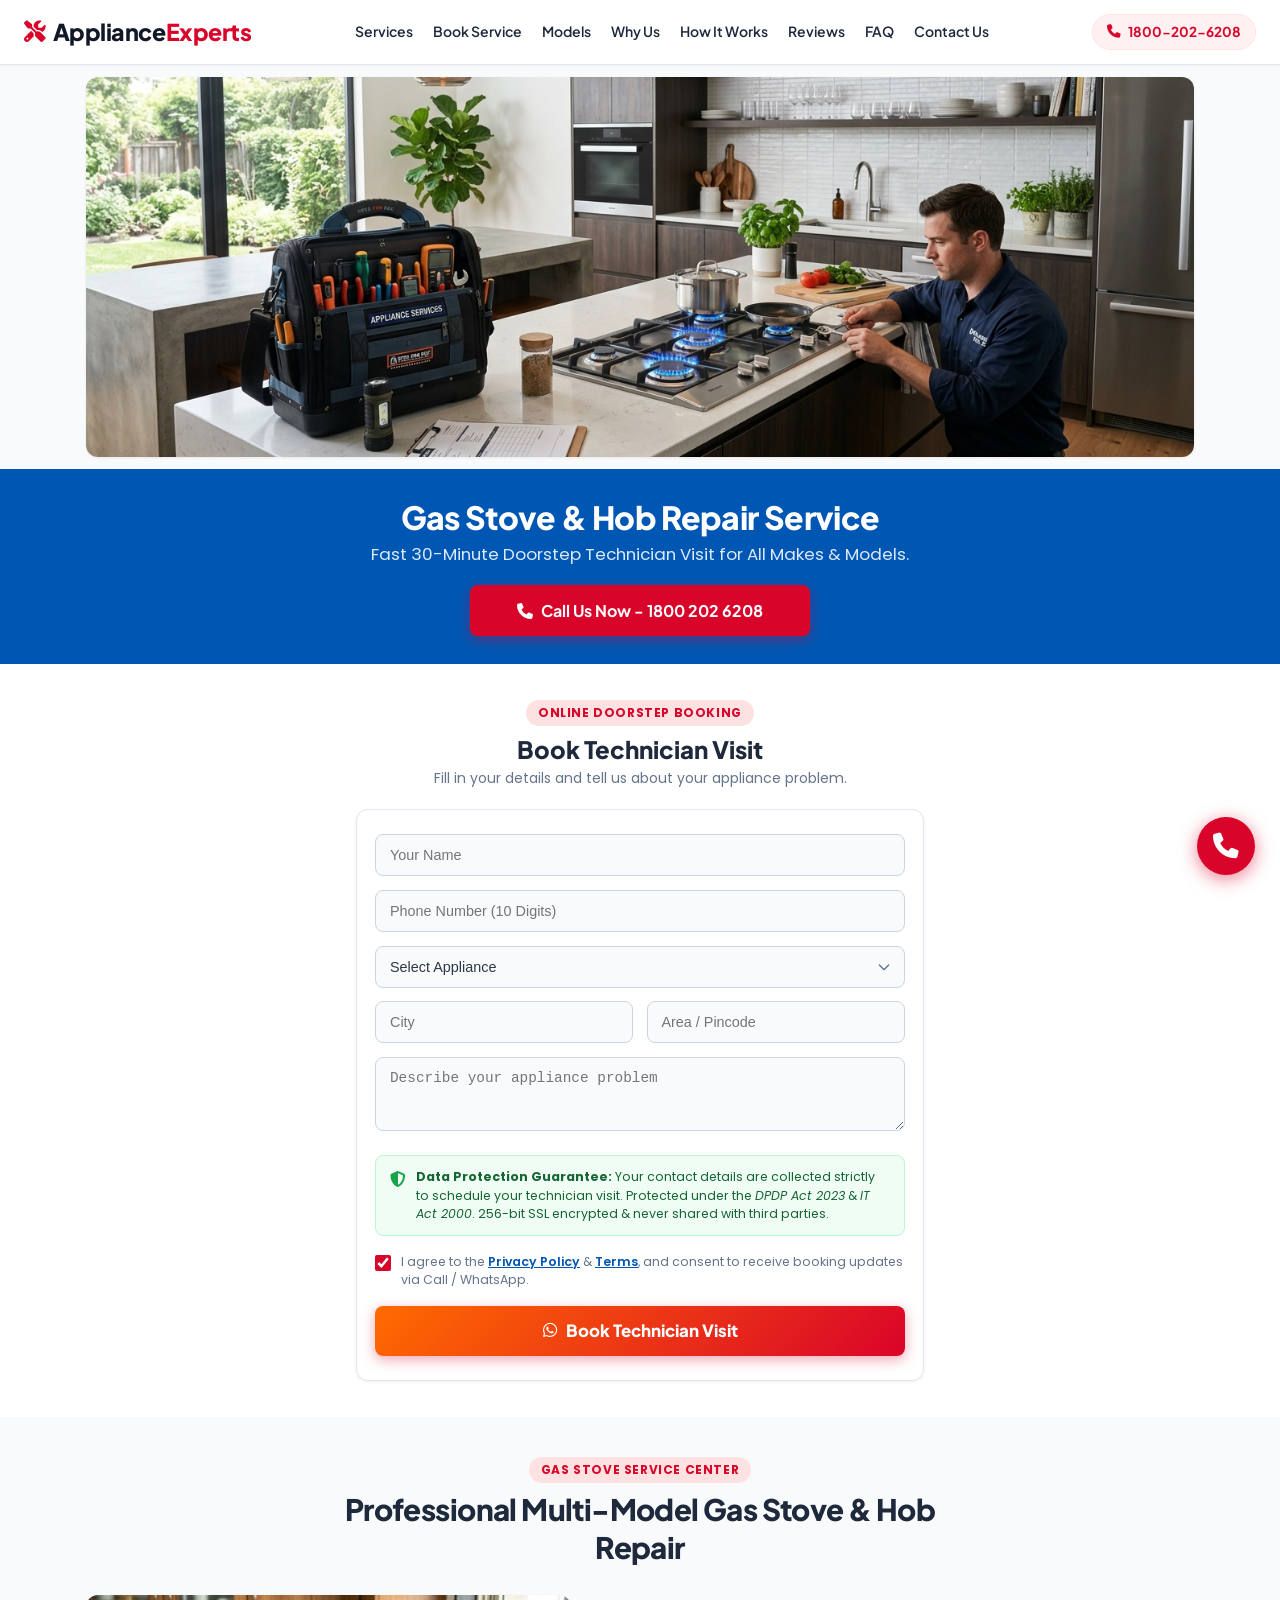
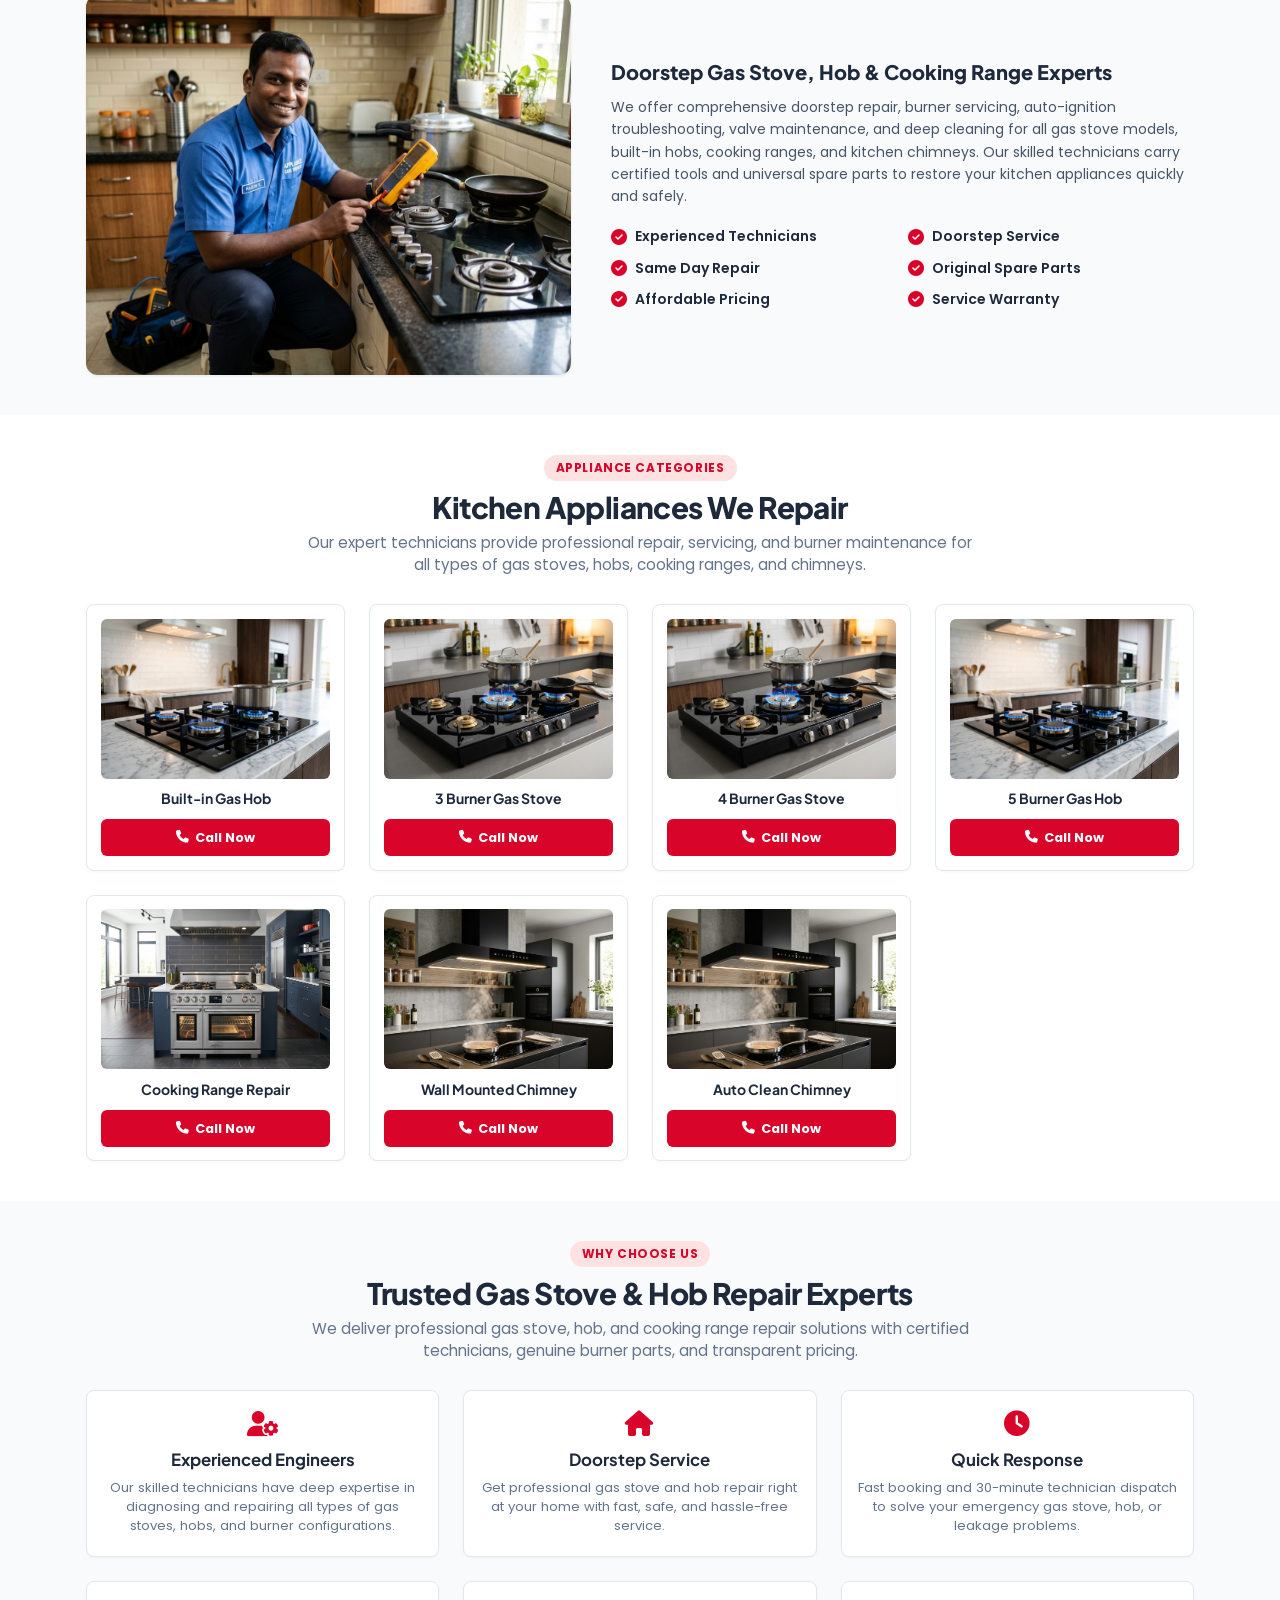
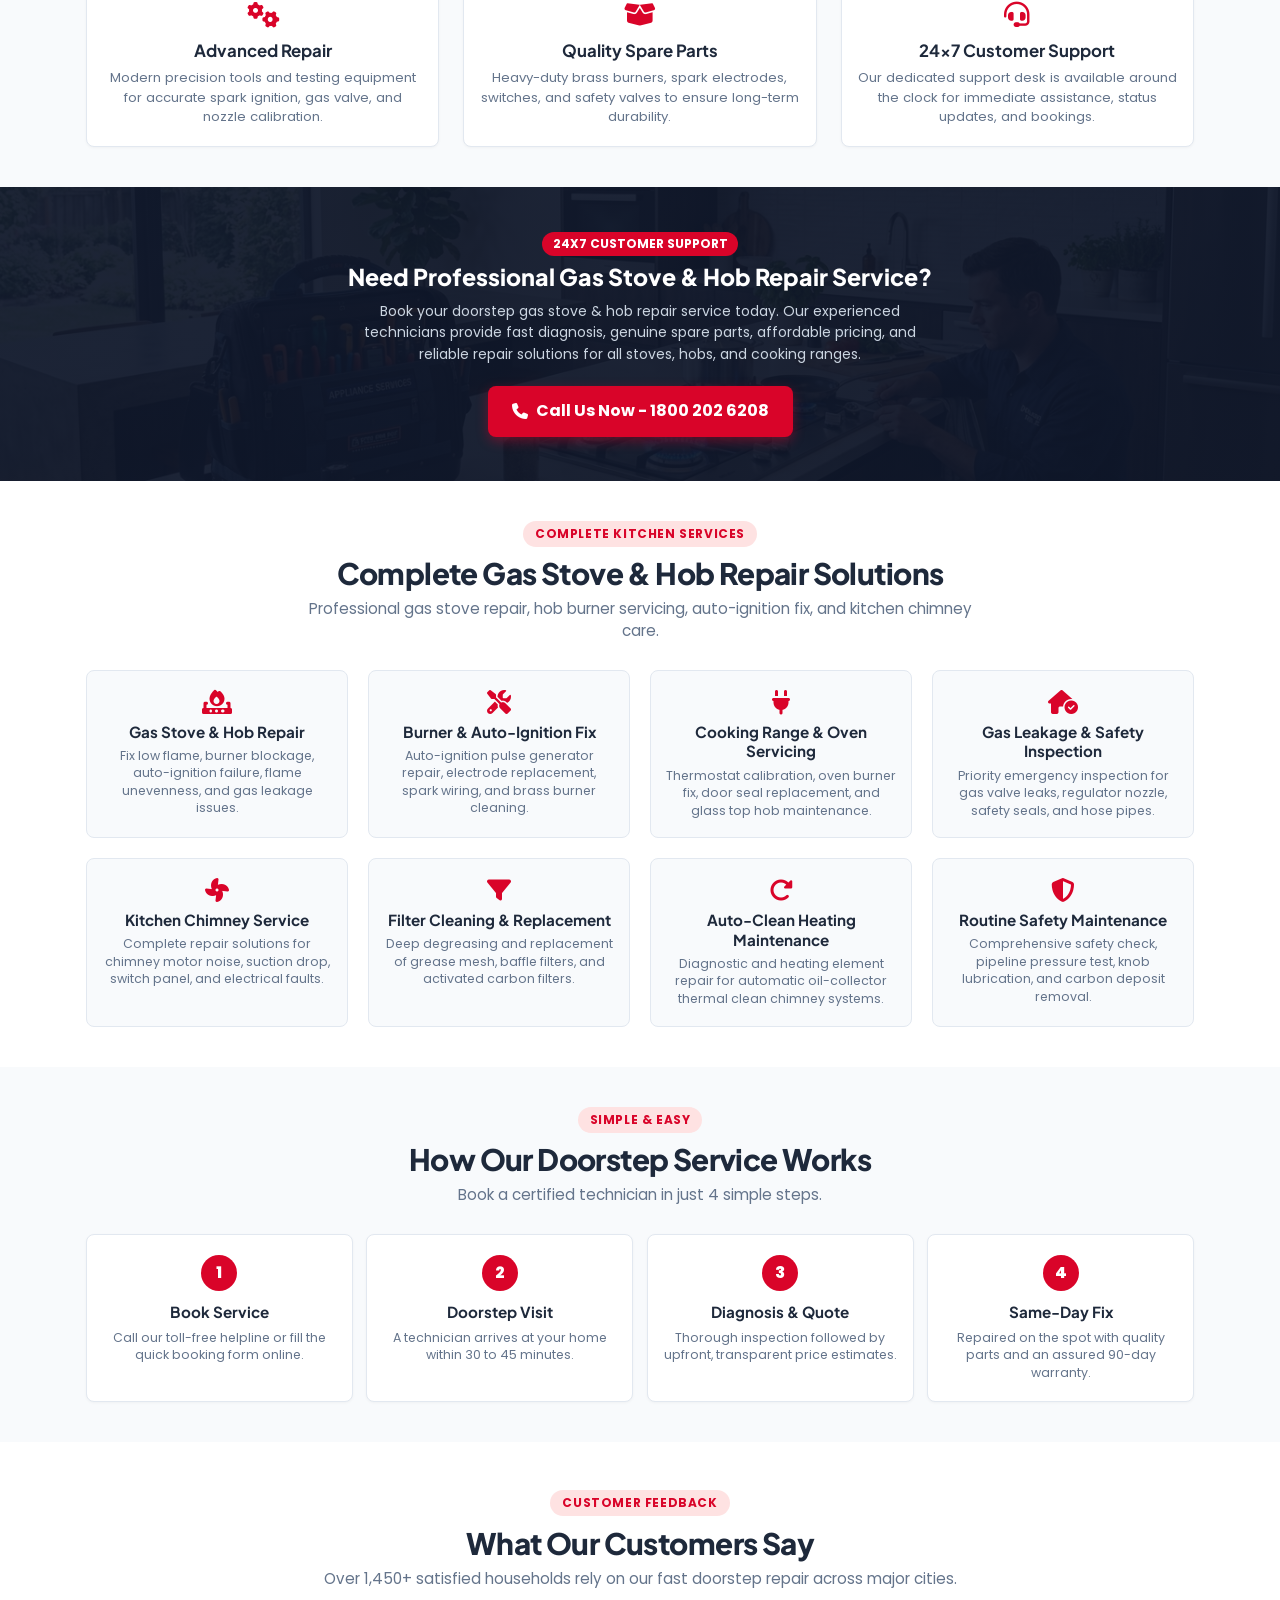
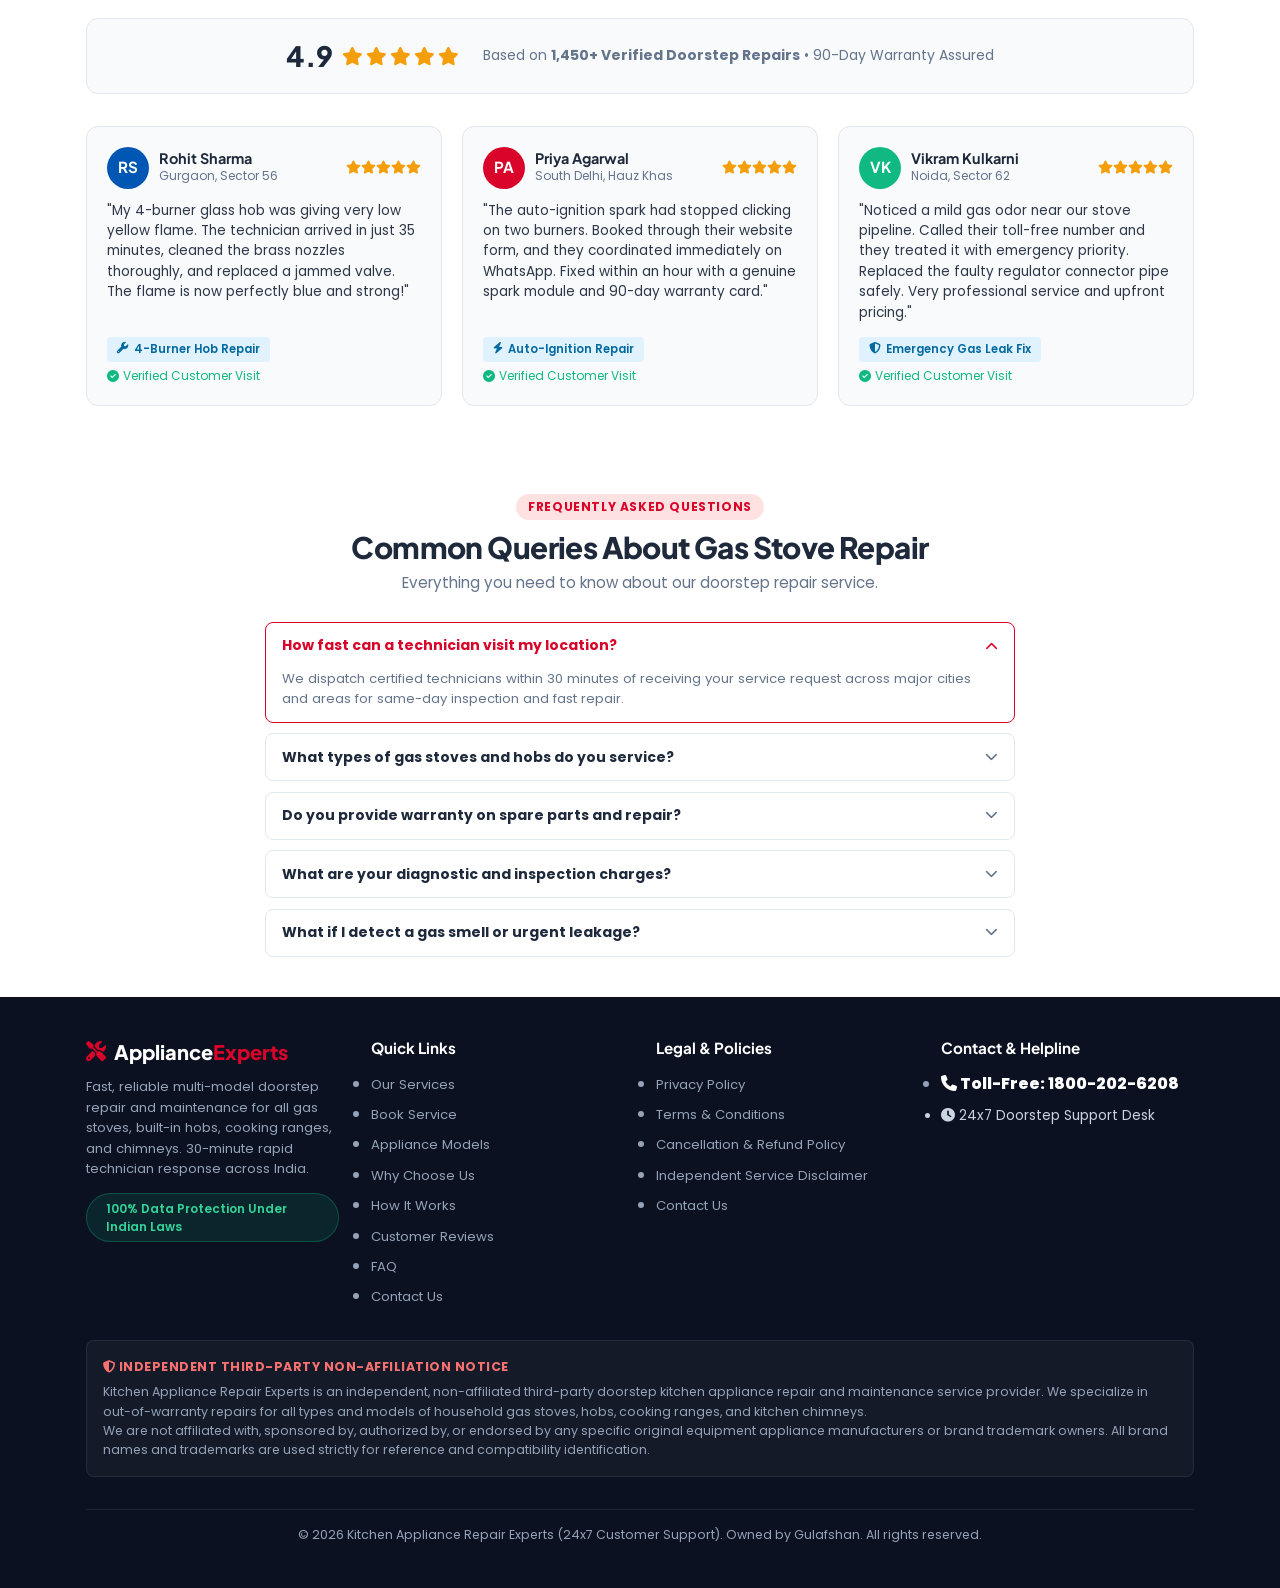
<file: index.html>
<!DOCTYPE html>
<html lang="en">
<head>
  <meta charset="UTF-8">
  <meta name="viewport" content="width=device-width, initial-scale=1.0">
  <meta name="robots" content="index, follow">
  <meta name="theme-color" content="#D90429">
  <meta name="description" content="24x7 Doorstep Gas Stove & Hob Repair Services across India. Fast 30-minute technician visit, multi-model burner servicing, auto-ignition fix, cooking range & chimney repair. Call Toll-Free 1800-202-6208.">
  <meta name="keywords" content="gas stove repair, gas hob repair, stove technician near me, hob burner repair, auto ignition repair, cooking range repair, gas stove service center, doorstep stove repair">
  <title>Gas Stove Repair Service | 24x7 Doorstep Gas Stove & Hob Repairs</title>
  
  <!-- Open Graph Meta Tags -->
  <meta property="og:type" content="website">
  <meta property="og:title" content="24x7 Doorstep Gas Stove & Hob Repair Service">
  <meta property="og:description" content="Expert doorstep repair services for all gas stoves, built-in hobs, cooking ranges & chimneys. 30-minute technician dispatch. Call 1800-202-6208.">
  <meta property="og:image" content="images/brand-banner.jpg">
  <meta property="og:site_name" content="Kitchen Appliance Repair Experts">
  <meta property="og:locale" content="en_IN">
  
  <!-- Google Fonts -->
  <link rel="preconnect" href="https://fonts.googleapis.com">
  <link rel="preconnect" href="https://fonts.gstatic.com" crossorigin>
  <link href="https://fonts.googleapis.com/css2?family=Plus+Jakarta+Sans:wght@500;600;700;800&family=Poppins:wght@300;400;500;600;700;800&display=swap" rel="stylesheet">
  
  <!-- FontAwesome for Icons -->
  <link rel="stylesheet" href="https://cdnjs.cloudflare.com/ajax/libs/font-awesome/6.4.0/css/all.min.css">
  
  <!-- CSS Stylesheet -->
  <link rel="stylesheet" href="style.css">
  
  <!-- Schema.org JSON-LD Structured Data -->
  <script type="application/ld+json">
  {
    "@context": "https://schema.org",
    "@graph": [
      {
        "@type": "Service",
        "@id": "https://kitchenappliancesservice.com/gas-stove-repair#service",
        "name": "Gas Stove & Hob Repair Service",
        "serviceType": "Gas Stove, Hob & Cooking Range Repair",
        "provider": {
          "@type": "HomeAndConstructionBusiness",
          "name": "Kitchen Appliance Repair Experts",
          "telephone": "1800-202-6208"
        },
        "areaServed": {
          "@type": "Country",
          "name": "India"
        },
        "description": "Professional doorstep repair, burner maintenance, auto-ignition troubleshooting, and safety inspections for all gas stoves, hobs, cooking ranges, and kitchen chimneys."
      }
    ]
  }
  </script>
</head>
<body>

  <!-- Header: Centered Brand Title & Navigation -->
  <header class="brand-competitor-header">
    <a href="index.html" class="header-logo-container" aria-label="Appliance Repair Experts Home">
      <div class="header-text-brand">
        <i class="fa-solid fa-screwdriver-wrench"></i>
        <span>Appliance<span class="brand-highlight">Experts</span></span>
      </div>
    </a>

    <!-- Desktop Navigation Links (Google Ads Sitelinks Target) -->
    <ul class="brand-nav-links">
      <li><a href="#services">Services</a></li>
      <li><a href="#contact">Book Service</a></li>
      <li><a href="#models">Models</a></li>
      <li><a href="#why-us">Why Us</a></li>
      <li><a href="#how-it-works">How It Works</a></li>
      <li><a href="#reviews">Reviews</a></li>
      <li><a href="#faq">FAQ</a></li>
      <li><a href="contact.html">Contact Us</a></li>
    </ul>

    <a href="tel:18002026208" class="header-cta-phone">
      <i class="fa-solid fa-phone"></i> 1800-202-6208
    </a>
  </header>

  <!-- Mobile Quick Nav -->
  <div class="mobile-quick-nav">
    <a href="#services"><i class="fa-solid fa-fire-burner"></i> Services</a>
    <a href="#contact"><i class="fa-solid fa-calendar-check"></i> Book Service</a>
    <a href="#models"><i class="fa-solid fa-layer-group"></i> Models</a>
    <a href="#reviews"><i class="fa-solid fa-star"></i> Reviews</a>
    <a href="#faq"><i class="fa-solid fa-circle-question"></i> FAQ</a>
    <a href="contact.html"><i class="fa-solid fa-headset"></i> Contact Us</a>
  </div>

  <!-- Appliance Hero Banner -->
  <div class="brand-hero-banner-wrap">
    <img src="images/brand-banner.jpg" alt="Professional Gas Stove & Hob Repair Service" loading="eager">
  </div>

  <!-- Blue Service Bar (Calls Only) -->
  <section class="brand-service-bar">
    <div class="container">
      <h1 class="service-title">Gas Stove & Hob Repair Service</h1>
      <p class="service-subtitle">Fast 30-Minute Doorstep Technician Visit for All Makes & Models.</p>
      <a href="tel:18002026208" class="brand-call-now-btn">
        <i class="fa-solid fa-phone"></i> Call Us Now - 1800 202 6208
      </a>
    </div>
  </section>

  <!-- Book Technician Visit Section (The ONLY Place with WhatsApp Redirect) -->
  <section class="brand-booking-section" id="contact">
    <div class="container brand-booking-container">
      <div class="brand-booking-header">
        <span class="section-tag-pill" style="margin-bottom: 0.5rem; display: inline-block;">Online Doorstep Booking</span>
        <h2>Book Technician Visit</h2>
        <p>Fill in your details and tell us about your appliance problem.</p>
      </div>

      <div class="brand-form-card">
        <form id="bookingForm" class="direct-booking-form">
          <!-- Web3Forms Access Key & Email Settings -->
          <input type="hidden" name="access_key" value="39b83002-b632-4327-b3c9-bdc5d4508744">
          <input type="hidden" name="subject" value="New Doorstep Gas Stove Repair Booking">
          <input type="hidden" name="from_name" value="Gas Stove Service Portal">
          
          <!-- Name -->
          <div class="brand-form-group">
            <input type="text" name="name" required class="brand-form-control" placeholder="Your Name">
          </div>

          <!-- Phone Number -->
          <div class="brand-form-group">
            <input type="tel" inputmode="numeric" name="mobile" required class="brand-form-control" placeholder="Phone Number (10 Digits)" pattern="[0-9]{10}" maxlength="10">
          </div>

          <!-- Select Appliance -->
          <div class="brand-form-group">
            <select name="product" required class="brand-form-control">
              <option value="" disabled selected>Select Appliance</option>
              <option value="Gas Stove Repair">Gas Stove Repair</option>
              <option value="Built-in Hob Repair">Built-in Hob Repair</option>
              <option value="3 Burner Gas Stove Repair">3 Burner Gas Stove Repair</option>
              <option value="4 Burner Gas Stove Repair">4 Burner Gas Stove Repair</option>
              <option value="5 Burner Hob Repair">5 Burner Hob Repair</option>
              <option value="Cooking Range Repair">Cooking Range Repair</option>
              <option value="Kitchen Chimney Repair">Kitchen Chimney Repair</option>
              <option value="Gas Leakage Urgent Inspection">🚨 Gas Leakage / Emergency Check</option>
            </select>
          </div>

          <!-- Location Row -->
          <div class="form-row-2col">
            <div class="brand-form-group">
              <input type="text" name="city" required class="brand-form-control" placeholder="City">
            </div>
            <div class="brand-form-group">
              <input type="text" name="pincode" required class="brand-form-control" placeholder="Area / Pincode">
            </div>
          </div>

          <!-- Describe your appliance problem -->
          <div class="brand-form-group">
            <textarea name="message" required class="brand-form-control" placeholder="Describe your appliance problem" rows="3"></textarea>
          </div>

          <!-- Data Protection & Privacy Notice (Form data protected under law) -->
          <div class="form-privacy-guarantee">
            <i class="fa-solid fa-shield-halved"></i>
            <div>
              <strong>Data Protection Guarantee:</strong>
              Your contact details are collected strictly to schedule your technician visit. Protected under the <em>DPDP Act 2023</em> &amp; <em>IT Act 2000</em>. 256-bit SSL encrypted &amp; never shared with third parties.
            </div>
          </div>

          <!-- Explicit Consent Checkbox -->
          <label class="form-consent-group">
            <input type="checkbox" name="consent" required checked>
            <span>
              I agree to the <a href="privacy-policy.html">Privacy Policy</a> &amp; <a href="terms.html">Terms</a>, and consent to receive booking updates via Call / WhatsApp.
            </span>
          </label>

          <!-- Submit Button: Form Only WhatsApp Redirect -->
          <div>
            <button type="submit" class="brand-submit-btn" id="bookingSubmitBtn">
              <i class="fa-brands fa-whatsapp"></i> Book Technician Visit
            </button>
          </div>
        </form>
      </div>
    </div>
  </section>

  <!--========================
      ABOUT SECTION
  =========================-->
  <section class="cata-about-section" id="about">
    <div class="container">
      <div class="cata-section-heading">
        <span class="section-tag-pill">Gas Stove Service Center</span>
        <h2>Professional Multi-Model Gas Stove & Hob Repair</h2>
      </div>

      <div class="cata-about-grid">
        <div class="cata-about-image">
          <img src="images/service-technician-about.jpg" alt="About Gas Stove & Hob Repair Service" loading="lazy">
        </div>

        <div class="cata-about-content">
          <h3>Doorstep Gas Stove, Hob & Cooking Range Experts</h3>
          <p>
            We offer comprehensive doorstep repair, burner servicing, auto-ignition troubleshooting, valve maintenance, and deep cleaning for all gas stove models, built-in hobs, cooking ranges, and kitchen chimneys. Our skilled technicians carry certified tools and universal spare parts to restore your kitchen appliances quickly and safely.
          </p>

          <div class="cata-about-list">
            <div>
              <i class="fa-solid fa-circle-check"></i>
              Experienced Technicians
            </div>
            <div>
              <i class="fa-solid fa-circle-check"></i>
              Doorstep Service
            </div>
            <div>
              <i class="fa-solid fa-circle-check"></i>
              Same Day Repair
            </div>
            <div>
              <i class="fa-solid fa-circle-check"></i>
              Original Spare Parts
            </div>
            <div>
              <i class="fa-solid fa-circle-check"></i>
              Affordable Pricing
            </div>
            <div>
              <i class="fa-solid fa-circle-check"></i>
              Service Warranty
            </div>
          </div>
        </div>
      </div>
    </div>
  </section>

  <!--==================================
      MODELS WE REPAIR
  ===================================-->
  <section class="cata-model-section" id="models">
    <div class="container">
      <div class="cata-section-heading">
        <span class="section-tag-pill">Appliance Categories</span>
        <h2>Kitchen Appliances We Repair</h2>
        <p>Our expert technicians provide professional repair, servicing, and burner maintenance for all types of gas stoves, hobs, cooking ranges, and chimneys.</p>
      </div>

      <div class="cata-model-grid">
        
        <div class="cata-model-card">
          <img src="images/model-builtin-hob.jpg" alt="Built-in Gas Hob" loading="lazy">
          <h3>Built-in Gas Hob</h3>
          <a href="tel:18002026208" class="model-card-call-btn"><i class="fa-solid fa-phone"></i> Call Now</a>
        </div>

        <div class="cata-model-card">
          <img src="images/model-3burner-hob.jpg" alt="3 Burner Gas Stove & Hob" loading="lazy">
          <h3>3 Burner Gas Stove</h3>
          <a href="tel:18002026208" class="model-card-call-btn"><i class="fa-solid fa-phone"></i> Call Now</a>
        </div>

        <div class="cata-model-card">
          <img src="images/model-4burner-hob.jpg" alt="4 Burner Gas Stove & Hob" loading="lazy">
          <h3>4 Burner Gas Stove</h3>
          <a href="tel:18002026208" class="model-card-call-btn"><i class="fa-solid fa-phone"></i> Call Now</a>
        </div>

        <div class="cata-model-card">
          <img src="images/model-5burner-hob.jpg" alt="5 Burner Gas Hob" loading="lazy">
          <h3>5 Burner Gas Hob</h3>
          <a href="tel:18002026208" class="model-card-call-btn"><i class="fa-solid fa-phone"></i> Call Now</a>
        </div>

        <div class="cata-model-card">
          <img src="images/model-cooking-range.jpg" alt="Cooking Range Repair" loading="lazy">
          <h3>Cooking Range Repair</h3>
          <a href="tel:18002026208" class="model-card-call-btn"><i class="fa-solid fa-phone"></i> Call Now</a>
        </div>

        <div class="cata-model-card">
          <img src="images/model-chimney.jpg" alt="Wall Mounted Chimney" loading="lazy">
          <h3>Wall Mounted Chimney</h3>
          <a href="tel:18002026208" class="model-card-call-btn"><i class="fa-solid fa-phone"></i> Call Now</a>
        </div>

        <div class="cata-model-card">
          <img src="images/image-2.webp" alt="Auto Clean Chimney" loading="lazy">
          <h3>Auto Clean Chimney</h3>
          <a href="tel:18002026208" class="model-card-call-btn"><i class="fa-solid fa-phone"></i> Call Now</a>
        </div>

      </div>
    </div>
  </section>

  <!--====================================
      WHY CHOOSE OUR SERVICE
  =====================================-->
  <section class="cata-why-section" id="why-us">
    <div class="container">
      <div class="cata-section-heading">
        <span class="section-tag-pill">Why Choose Us</span>
        <h2>Trusted Gas Stove & Hob Repair Experts</h2>
        <p>We deliver professional gas stove, hob, and cooking range repair solutions with certified technicians, genuine burner parts, and transparent pricing.</p>
      </div>

      <div class="cata-why-grid">
        <div class="cata-why-card">
          <i class="fa-solid fa-user-gear"></i>
          <h3>Experienced Engineers</h3>
          <p>Our skilled technicians have deep expertise in diagnosing and repairing all types of gas stoves, hobs, and burner configurations.</p>
        </div>

        <div class="cata-why-card">
          <i class="fa-solid fa-house"></i>
          <h3>Doorstep Service</h3>
          <p>Get professional gas stove and hob repair right at your home with fast, safe, and hassle-free service.</p>
        </div>

        <div class="cata-why-card">
          <i class="fa-solid fa-clock"></i>
          <h3>Quick Response</h3>
          <p>Fast booking and 30-minute technician dispatch to solve your emergency gas stove, hob, or leakage problems.</p>
        </div>

        <div class="cata-why-card">
          <i class="fa-solid fa-gears"></i>
          <h3>Advanced Repair</h3>
          <p>Modern precision tools and testing equipment for accurate spark ignition, gas valve, and nozzle calibration.</p>
        </div>

        <div class="cata-why-card">
          <i class="fa-solid fa-box-open"></i>
          <h3>Quality Spare Parts</h3>
          <p>Heavy-duty brass burners, spark electrodes, switches, and safety valves to ensure long-term durability.</p>
        </div>

        <div class="cata-why-card">
          <i class="fa-solid fa-headset"></i>
          <h3>24x7 Customer Support</h3>
          <p>Our dedicated support desk is available around the clock for immediate assistance, status updates, and bookings.</p>
        </div>
      </div>
    </div>
  </section>

  <!--==========================
      CTA SECTION (Calls Only)
  ===========================-->
  <section class="cata-cta-section" id="emergency">
    <div class="container">
      <div class="cata-cta-wrapper">
        <div class="cata-cta-content">
          <span class="cata-cta-badge">24x7 Customer Support</span>
          <h2>Need Professional Gas Stove & Hob Repair Service?</h2>
          <p>Book your doorstep gas stove & hob repair service today. Our experienced technicians provide fast diagnosis, genuine spare parts, affordable pricing, and reliable repair solutions for all stoves, hobs, and cooking ranges.</p>
        </div>
        <div class="cata-cta-buttons">
          <a href="tel:18002026208" class="cata-call-btn">
            <i class="fa-solid fa-phone"></i> Call Us Now - 1800 202 6208
          </a>
        </div>
      </div>
    </div>
  </section>

  <!--====================================
      SERVICES SECTION
  =====================================-->
  <section class="cata-services-section" id="services">
    <div class="container">
      <div class="cata-section-heading">
        <span class="section-tag-pill">COMPLETE KITCHEN SERVICES</span>
        <h2>Complete Gas Stove & Hob Repair Solutions</h2>
        <p>Professional gas stove repair, hob burner servicing, auto-ignition fix, and kitchen chimney care.</p>
      </div>

      <div class="cata-service-grid">
        <div class="cata-service-card">
          <i class="fa-solid fa-fire-burner"></i>
          <h3>Gas Stove & Hob Repair</h3>
          <p>Fix low flame, burner blockage, auto-ignition failure, flame unevenness, and gas leakage issues.</p>
        </div>

        <div class="cata-service-card">
          <i class="fa-solid fa-screwdriver-wrench"></i>
          <h3>Burner & Auto-Ignition Fix</h3>
          <p>Auto-ignition pulse generator repair, electrode replacement, spark wiring, and brass burner cleaning.</p>
        </div>

        <div class="cata-service-card">
          <i class="fa-solid fa-plug"></i>
          <h3>Cooking Range & Oven Servicing</h3>
          <p>Thermostat calibration, oven burner fix, door seal replacement, and glass top hob maintenance.</p>
        </div>

        <div class="cata-service-card">
          <i class="fa-solid fa-house-circle-check"></i>
          <h3>Gas Leakage & Safety Inspection</h3>
          <p>Priority emergency inspection for gas valve leaks, regulator nozzle, safety seals, and hose pipes.</p>
        </div>

        <div class="cata-service-card">
          <i class="fa-solid fa-fan"></i>
          <h3>Kitchen Chimney Service</h3>
          <p>Complete repair solutions for chimney motor noise, suction drop, switch panel, and electrical faults.</p>
        </div>

        <div class="cata-service-card">
          <i class="fa-solid fa-filter"></i>
          <h3>Filter Cleaning & Replacement</h3>
          <p>Deep degreasing and replacement of grease mesh, baffle filters, and activated carbon filters.</p>
        </div>

        <div class="cata-service-card">
          <i class="fa-solid fa-rotate-right"></i>
          <h3>Auto-Clean Heating Maintenance</h3>
          <p>Diagnostic and heating element repair for automatic oil-collector thermal clean chimney systems.</p>
        </div>

        <div class="cata-service-card">
          <i class="fa-solid fa-shield-halved"></i>
          <h3>Routine Safety Maintenance</h3>
          <p>Comprehensive safety check, pipeline pressure test, knob lubrication, and carbon deposit removal.</p>
        </div>
      </div>
    </div>
  </section>

  <!--==================================
      HOW IT WORKS SECTION (Sitelink: #how-it-works)
  ===================================-->
  <section class="how-it-works-wrap" id="how-it-works">
    <div class="container">
      <div class="cata-section-heading">
        <span class="section-tag-pill">Simple & Easy</span>
        <h2>How Our Doorstep Service Works</h2>
        <p>Book a certified technician in just 4 simple steps.</p>
      </div>

      <div class="how-steps-grid">
        <div class="how-step-card">
          <div class="how-step-badge">1</div>
          <h3>Book Service</h3>
          <p>Call our toll-free helpline or fill the quick booking form online.</p>
        </div>

        <div class="how-step-card">
          <div class="how-step-badge">2</div>
          <h3>Doorstep Visit</h3>
          <p>A technician arrives at your home within 30 to 45 minutes.</p>
        </div>

        <div class="how-step-card">
          <div class="how-step-badge">3</div>
          <h3>Diagnosis & Quote</h3>
          <p>Thorough inspection followed by upfront, transparent price estimates.</p>
        </div>

        <div class="how-step-card">
          <div class="how-step-badge">4</div>
          <h3>Same-Day Fix</h3>
          <p>Repaired on the spot with quality parts and an assured 90-day warranty.</p>
        </div>
      </div>
    </div>
  </section>

  <!--==================================
      CUSTOMER REVIEWS SECTION (Sitelink: #reviews)
  ===================================-->
  <section class="cata-reviews-section" id="reviews">
    <div class="container">
      <div class="cata-section-heading">
        <span class="section-tag-pill">Customer Feedback</span>
        <h2>What Our Customers Say</h2>
        <p>Over 1,450+ satisfied households rely on our fast doorstep repair across major cities.</p>
      </div>

      <div class="reviews-summary-bar">
        <div class="reviews-rating-big">
          <span>4.9</span>
          <div class="stars">
            <i class="fa-solid fa-star"></i>
            <i class="fa-solid fa-star"></i>
            <i class="fa-solid fa-star"></i>
            <i class="fa-solid fa-star"></i>
            <i class="fa-solid fa-star"></i>
          </div>
        </div>
        <div class="reviews-summary-stats">
          Based on <strong>1,450+ Verified Doorstep Repairs</strong> &bull; 90-Day Warranty Assured
        </div>
      </div>

      <div class="reviews-grid">
        
        <!-- Review 1 -->
        <div class="review-card">
          <div class="review-header">
            <div class="review-user-info">
              <div class="review-avatar">RS</div>
              <div>
                <div class="review-user-name">Rohit Sharma</div>
                <div class="review-location">Gurgaon, Sector 56</div>
              </div>
            </div>
            <div class="review-stars">
              <i class="fa-solid fa-star"></i><i class="fa-solid fa-star"></i><i class="fa-solid fa-star"></i><i class="fa-solid fa-star"></i><i class="fa-solid fa-star"></i>
            </div>
          </div>
          <p class="review-text">
            "My 4-burner glass hob was giving very low yellow flame. The technician arrived in just 35 minutes, cleaned the brass nozzles thoroughly, and replaced a jammed valve. The flame is now perfectly blue and strong!"
          </p>
          <div class="review-service-tag"><i class="fa-solid fa-wrench"></i> 4-Burner Hob Repair</div>
          <div class="review-verified-badge"><i class="fa-solid fa-circle-check"></i> Verified Customer Visit</div>
        </div>

        <!-- Review 2 -->
        <div class="review-card">
          <div class="review-header">
            <div class="review-user-info">
              <div class="review-avatar" style="background: #D90429;">PA</div>
              <div>
                <div class="review-user-name">Priya Agarwal</div>
                <div class="review-location">South Delhi, Hauz Khas</div>
              </div>
            </div>
            <div class="review-stars">
              <i class="fa-solid fa-star"></i><i class="fa-solid fa-star"></i><i class="fa-solid fa-star"></i><i class="fa-solid fa-star"></i><i class="fa-solid fa-star"></i>
            </div>
          </div>
          <p class="review-text">
            "The auto-ignition spark had stopped clicking on two burners. Booked through their website form, and they coordinated immediately on WhatsApp. Fixed within an hour with a genuine spark module and 90-day warranty card."
          </p>
          <div class="review-service-tag"><i class="fa-solid fa-bolt"></i> Auto-Ignition Repair</div>
          <div class="review-verified-badge"><i class="fa-solid fa-circle-check"></i> Verified Customer Visit</div>
        </div>

        <!-- Review 3 -->
        <div class="review-card">
          <div class="review-header">
            <div class="review-user-info">
              <div class="review-avatar" style="background: #10B981;">VK</div>
              <div>
                <div class="review-user-name">Vikram Kulkarni</div>
                <div class="review-location">Noida, Sector 62</div>
              </div>
            </div>
            <div class="review-stars">
              <i class="fa-solid fa-star"></i><i class="fa-solid fa-star"></i><i class="fa-solid fa-star"></i><i class="fa-solid fa-star"></i><i class="fa-solid fa-star"></i>
            </div>
          </div>
          <p class="review-text">
            "Noticed a mild gas odor near our stove pipeline. Called their toll-free number and they treated it with emergency priority. Replaced the faulty regulator connector pipe safely. Very professional service and upfront pricing."
          </p>
          <div class="review-service-tag"><i class="fa-solid fa-shield-halved"></i> Emergency Gas Leak Fix</div>
          <div class="review-verified-badge"><i class="fa-solid fa-circle-check"></i> Verified Customer Visit</div>
        </div>

      </div>
    </div>
  </section>

  <!--==================================
      FAQ SECTION (Sitelink: #faq)
  ===================================-->
  <section class="cata-faq-section" id="faq">
    <div class="container">
      <div class="cata-section-heading">
        <span class="section-tag-pill">Frequently Asked Questions</span>
        <h2>Common Queries About Gas Stove Repair</h2>
        <p>Everything you need to know about our doorstep repair service.</p>
      </div>

      <div class="cata-faq-wrapper">
        <div class="cata-faq-item active">
          <div class="cata-faq-question">
            <span>How fast can a technician visit my location?</span>
            <i class="fa-solid fa-chevron-down"></i>
          </div>
          <div class="cata-faq-answer">
            We dispatch certified technicians within 30 minutes of receiving your service request across major cities and areas for same-day inspection and fast repair.
          </div>
        </div>

        <div class="cata-faq-item">
          <div class="cata-faq-question">
            <span>What types of gas stoves and hobs do you service?</span>
            <i class="fa-solid fa-chevron-down"></i>
          </div>
          <div class="cata-faq-answer">
            We repair all varieties including manual ignition stoves, auto-ignition battery stoves, glass-top built-in hobs (2, 3, 4, 5 burners), free-standing cooking ranges, and integrated ovens.
          </div>
        </div>

        <div class="cata-faq-item">
          <div class="cata-faq-question">
            <span>Do you provide warranty on spare parts and repair?</span>
            <i class="fa-solid fa-chevron-down"></i>
          </div>
          <div class="cata-faq-answer">
            Yes, all our repair jobs and replacement components come with an assured 90-day doorstep service warranty for complete peace of mind.
          </div>
        </div>

        <div class="cata-faq-item">
          <div class="cata-faq-question">
            <span>What are your diagnostic and inspection charges?</span>
            <i class="fa-solid fa-chevron-down"></i>
          </div>
          <div class="cata-faq-answer">
            Our transparent doorstep diagnostic charge begins at ₹299. When you proceed with the suggested repair service, this inspection fee is completely adjusted inside your final invoice!
          </div>
        </div>

        <div class="cata-faq-item">
          <div class="cata-faq-question">
            <span>What if I detect a gas smell or urgent leakage?</span>
            <i class="fa-solid fa-chevron-down"></i>
          </div>
          <div class="cata-faq-answer">
            Immediately turn off the main gas regulator valve, open windows for ventilation, avoid operating electrical switches, and call our emergency toll-free line at 1800-202-6208 for immediate priority dispatch.
          </div>
        </div>
      </div>
    </div>
  </section>

  <!--==========================
      FOOTER (Full Policy & Contact Linking)
  ===========================-->
  <footer class="footer">
    <div class="container footer-grid">
      
      <!-- Col 1: About & Trust -->
      <div class="footer-about">
        <div class="logo-img-wrapper">
          <i class="fa-solid fa-screwdriver-wrench"></i>
          <span>Appliance<span class="brand-highlight">Experts</span></span>
        </div>
        <p>
          Fast, reliable multi-model doorstep repair and maintenance for all gas stoves, built-in hobs, cooking ranges, and chimneys. 30-minute rapid technician response across India.
        </p>
        <div class="footer-trust-badge">
          <i class="fa-solid fa-shield-check"></i> 100% Data Protection Under Indian Laws
        </div>
      </div>

      <!-- Col 2: Quick Links (Sitelinks Target) -->
      <div class="footer-links-col">
        <h4 class="footer-title">Quick Links</h4>
        <ul class="footer-links">
          <li><a href="#services">Our Services</a></li>
          <li><a href="#contact">Book Service</a></li>
          <li><a href="#models">Appliance Models</a></li>
          <li><a href="#why-us">Why Choose Us</a></li>
          <li><a href="#how-it-works">How It Works</a></li>
          <li><a href="#reviews">Customer Reviews</a></li>
          <li><a href="#faq">FAQ</a></li>
          <li><a href="contact.html">Contact Us</a></li>
        </ul>
      </div>

      <!-- Col 3: Legal & Policies (Linked from Footer) -->
      <div class="footer-links-col">
        <h4 class="footer-title">Legal & Policies</h4>
        <ul class="footer-links">
          <li><a href="privacy-policy.html">Privacy Policy</a></li>
          <li><a href="terms.html">Terms & Conditions</a></li>
          <li><a href="refund-policy.html">Cancellation & Refund Policy</a></li>
          <li><a href="disclaimer.html">Independent Service Disclaimer</a></li>
          <li><a href="contact.html">Contact Us</a></li>
        </ul>
      </div>

      <!-- Col 4: Contact & Helpline -->
      <div class="footer-services">
        <h4 class="footer-title">Contact & Helpline</h4>
        <ul class="footer-links">
          <li><a href="tel:18002026208" class="footer-phone-highlight"><i class="fa-solid fa-phone"></i> Toll-Free: 1800-202-6208</a></li>
          <li style="color: #cbd5e1; font-size: 0.85rem; margin-top: 0.25rem;"><i class="fa-solid fa-clock"></i> 24x7 Doorstep Support Desk</li>
        </ul>
      </div>

      <!-- Third-Party Non-Affiliation Disclaimer Banner -->
      <div class="disclaimer-footer-box">
        <p class="disclaimer-title"><i class="fa-solid fa-shield-halved"></i> Independent Third-Party Non-Affiliation Notice</p>
        <p>Kitchen Appliance Repair Experts is an independent, non-affiliated third-party doorstep kitchen appliance repair and maintenance service provider. We specialize in out-of-warranty repairs for all types and models of household gas stoves, hobs, cooking ranges, and kitchen chimneys.</p>
        <p>We are not affiliated with, sponsored by, authorized by, or endorsed by any specific original equipment appliance manufacturers or brand trademark owners. All brand names and trademarks are used strictly for reference and compatibility identification.</p>
      </div>

      <div class="footer-bottom">
        <p>&copy; 2026 Kitchen Appliance Repair Experts (24x7 Customer Support). Owned by Gulafshan. All rights reserved.</p>
      </div>
    </div>
  </footer>

  <!-- Floating Call Pulse Button (Only Calls) -->
  <a href="tel:18002026208" class="btn-call-pulse" aria-label="Call Toll-Free 1800-202-6208">
    <i class="fa-solid fa-phone"></i>
  </a>

  <!-- Mobile Fixed Call Now Bottom Strip (Full Width Call Only) -->
  <div class="footer-oll-now">
    <a href="tel:18002026208" class="col-now-footer">
      <i class="fa-solid fa-phone"></i> Call Now : 1800-202-6208 (Toll Free)
    </a>
  </div>

  <!-- Toast Notification -->
  <div id="toastNotification" class="toast-notification"></div>

  <!-- JavaScript Logic -->
  <script src="js/main.js"></script>
</body>
</html>
</file>
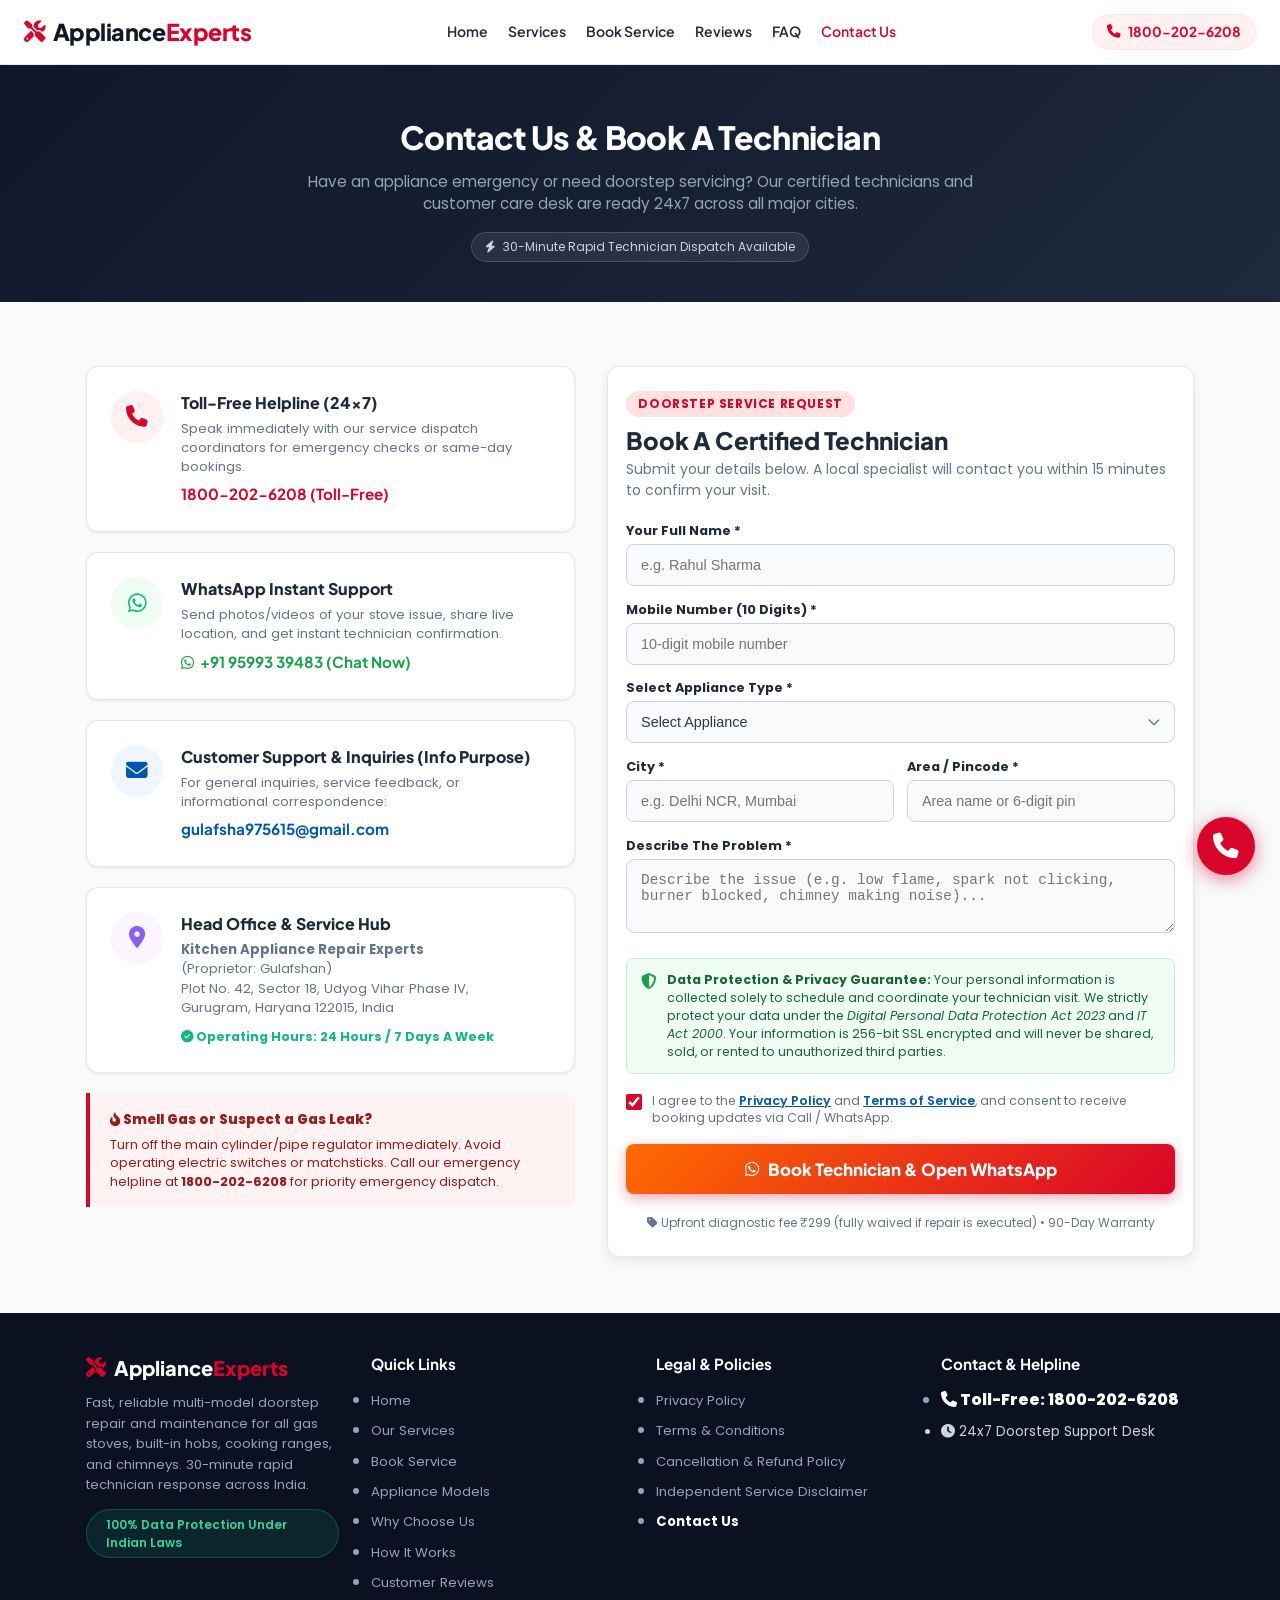
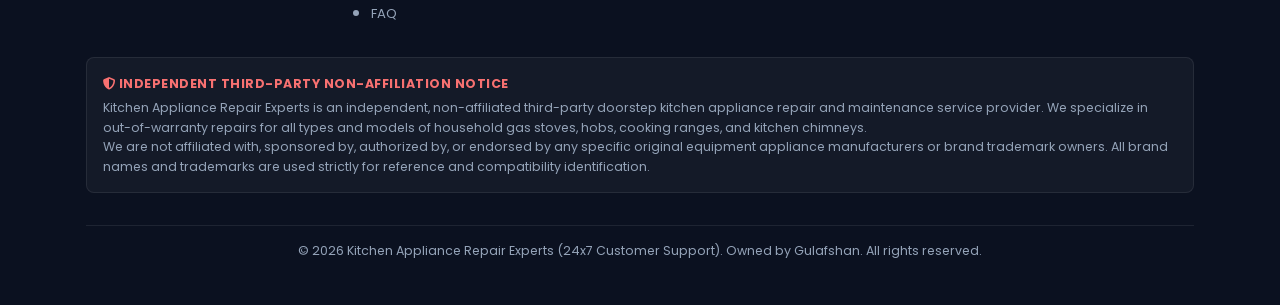
<file: contact.html>
<!DOCTYPE html>
<html lang="en">
<head>
  <meta charset="UTF-8">
  <meta name="viewport" content="width=device-width, initial-scale=1.0">
  <meta name="robots" content="index, follow">
  <meta name="theme-color" content="#D90429">
  <meta name="description" content="Contact Appliance Experts for 24x7 doorstep gas stove, hob, cooking range, and kitchen chimney repairs. Call Toll-Free 1800-202-6208 or book online. Fast 30-minute technician dispatch.">
  <title>Contact Us & Book Technician | Gas Stove Repair Experts</title>

  <!-- Open Graph -->
  <meta property="og:type" content="website">
  <meta property="og:title" content="Contact Appliance Experts | 24x7 Doorstep Repair">
  <meta property="og:description" content="Contact our 24x7 customer support desk or book certified doorstep technicians for gas stoves and hobs. Call 1800-202-6208.">
  <meta property="og:image" content="images/brand-banner.jpg">

  <!-- Google Fonts -->
  <link rel="preconnect" href="https://fonts.googleapis.com">
  <link rel="preconnect" href="https://fonts.gstatic.com" crossorigin>
  <link href="https://fonts.googleapis.com/css2?family=Plus+Jakarta+Sans:wght@500;600;700;800&family=Poppins:wght@300;400;500;600;700;800&display=swap" rel="stylesheet">

  <!-- FontAwesome -->
  <link rel="stylesheet" href="https://cdnjs.cloudflare.com/ajax/libs/font-awesome/6.4.0/css/all.min.css">

  <!-- CSS Stylesheet -->
  <link rel="stylesheet" href="style.css">
</head>
<body>

  <!-- Header with Brand & Navigation -->
  <header class="brand-competitor-header">
    <a href="index.html" class="header-logo-container" aria-label="Appliance Repair Experts Home">
      <div class="header-text-brand">
        <i class="fa-solid fa-screwdriver-wrench"></i>
        <span>Appliance<span class="brand-highlight">Experts</span></span>
      </div>
    </a>

    <ul class="brand-nav-links">
      <li><a href="index.html">Home</a></li>
      <li><a href="index.html#services">Services</a></li>
      <li><a href="index.html#contact">Book Service</a></li>
      <li><a href="index.html#reviews">Reviews</a></li>
      <li><a href="index.html#faq">FAQ</a></li>
      <li><a href="contact.html" class="active">Contact Us</a></li>
    </ul>

    <a href="tel:18002026208" class="header-cta-phone">
      <i class="fa-solid fa-phone"></i> 1800-202-6208
    </a>
  </header>

  <!-- Mobile Quick Nav -->
  <div class="mobile-quick-nav">
    <a href="index.html"><i class="fa-solid fa-house"></i> Home</a>
    <a href="index.html#services"><i class="fa-solid fa-fire-burner"></i> Services</a>
    <a href="index.html#contact"><i class="fa-solid fa-calendar-check"></i> Book Service</a>
    <a href="index.html#reviews"><i class="fa-solid fa-star"></i> Reviews</a>
    <a href="contact.html" class="active"><i class="fa-solid fa-headset"></i> Contact Us</a>
  </div>

  <!-- Hero Section -->
  <section class="legal-hero-section">
    <div class="container">
      <h1>Contact Us & Book A Technician</h1>
      <p>Have an appliance emergency or need doorstep servicing? Our certified technicians and customer care desk are ready 24x7 across all major cities.</p>
      <div class="legal-last-updated">
        <i class="fa-solid fa-bolt"></i> 30-Minute Rapid Technician Dispatch Available
      </div>
    </div>
  </section>

  <!-- Contact Grid & Form Section -->
  <section class="legal-content-section">
    <div class="container">
      
      <div class="contact-grid-wrap">

        <!-- Column 1: Direct Contact Information -->
        <div class="contact-info-col">
          
          <!-- Toll-Free Card -->
          <div class="contact-info-card">
            <div class="contact-card-icon">
              <i class="fa-solid fa-phone"></i>
            </div>
            <div class="contact-card-details">
              <h4>Toll-Free Helpline (24x7)</h4>
              <p>Speak immediately with our service dispatch coordinators for emergency checks or same-day bookings.</p>
              <a href="tel:18002026208" class="contact-card-link">
                1800-202-6208 (Toll-Free)
              </a>
            </div>
          </div>

          <!-- WhatsApp Support Card -->
          <div class="contact-info-card">
            <div class="contact-card-icon green">
              <i class="fa-brands fa-whatsapp"></i>
            </div>
            <div class="contact-card-details">
              <h4>WhatsApp Instant Support</h4>
              <p>Send photos/videos of your stove issue, share live location, and get instant technician confirmation.</p>
              <a href="https://wa.me/919599339483?text=Hi%2C%20I%20need%20doorstep%20gas%20stove%2Fhob%20repair%20service." target="_blank" rel="noopener" class="contact-card-link" style="color: #16A34A;">
                <i class="fa-brands fa-whatsapp"></i> +91 95993 39483 (Chat Now)
              </a>
            </div>
          </div>

          <!-- Email & Support Desk (Info Purpose) -->
          <div class="contact-info-card">
            <div class="contact-card-icon blue">
              <i class="fa-solid fa-envelope"></i>
            </div>
            <div class="contact-card-details">
              <h4>Customer Support & Inquiries (Info Purpose)</h4>
              <p>For general inquiries, service feedback, or informational correspondence:</p>
              <a href="mailto:gulafsha975615@gmail.com" class="contact-card-link" style="color: #0056b3; word-break: break-all;">
                gulafsha975615@gmail.com
              </a>
            </div>
          </div>

          <!-- Registered Office Address Card -->
          <div class="contact-info-card">
            <div class="contact-card-icon purple">
              <i class="fa-solid fa-location-dot"></i>
            </div>
            <div class="contact-card-details">
              <h4>Head Office & Service Hub</h4>
              <p>
                <strong>Kitchen Appliance Repair Experts</strong><br>
                (Proprietor: Gulafshan)<br>
                Plot No. 42, Sector 18, Udyog Vihar Phase IV,<br>
                Gurugram, Haryana 122015, India
              </p>
              <span style="font-size: 0.78rem; color: #10B981; font-weight: 700;">
                <i class="fa-solid fa-circle-check"></i> Operating Hours: 24 Hours / 7 Days A Week
              </span>
            </div>
          </div>

          <!-- Emergency Gas Smell Notice Box -->
          <div class="legal-highlight-box danger" style="margin-top: 0;">
            <p style="font-weight: 800; margin-bottom: 0.35rem;"><i class="fa-solid fa-fire-flame-curved"></i> Smell Gas or Suspect a Gas Leak?</p>
            <p style="font-size: 0.8rem; margin: 0; line-height: 1.45;">
              Turn off the main cylinder/pipe regulator immediately. Avoid operating electric switches or matchsticks. Call our emergency helpline at <strong>1800-202-6208</strong> for priority emergency dispatch.
            </p>
          </div>

        </div>

        <!-- Column 2: Booking Form with Legal Data Protection Compliance -->
        <div>
          <div class="brand-form-card" style="box-shadow: var(--shadow-md);">
            <div class="brand-booking-header" style="text-align: left; margin-bottom: 1.25rem;">
              <span class="section-tag-pill" style="margin-bottom: 0.5rem; display: inline-block;">Doorstep Service Request</span>
              <h2>Book A Certified Technician</h2>
              <p>Submit your details below. A local specialist will contact you within 15 minutes to confirm your visit.</p>
            </div>

            <form id="contactBookingForm" class="direct-booking-form">
              <!-- Web3Forms Config -->
              <input type="hidden" name="access_key" value="39b83002-b632-4327-b3c9-bdc5d4508744">
              <input type="hidden" name="subject" value="Contact Page Doorstep Repair Request">
              <input type="hidden" name="from_name" value="Appliance Experts Contact Portal">

              <!-- Name -->
              <div class="brand-form-group">
                <label style="font-size: 0.8rem; font-weight: 700; color: #1E293B; margin-bottom: 0.25rem; display: block;">Your Full Name *</label>
                <input type="text" name="name" required class="brand-form-control" placeholder="e.g. Rahul Sharma">
              </div>

              <!-- Phone Number -->
              <div class="brand-form-group">
                <label style="font-size: 0.8rem; font-weight: 700; color: #1E293B; margin-bottom: 0.25rem; display: block;">Mobile Number (10 Digits) *</label>
                <input type="tel" inputmode="numeric" name="mobile" required class="brand-form-control" placeholder="10-digit mobile number" pattern="[0-9]{10}" maxlength="10">
              </div>

              <!-- Appliance Type -->
              <div class="brand-form-group">
                <label style="font-size: 0.8rem; font-weight: 700; color: #1E293B; margin-bottom: 0.25rem; display: block;">Select Appliance Type *</label>
                <select name="product" required class="brand-form-control">
                  <option value="" disabled selected>Select Appliance</option>
                  <option value="Gas Stove Repair">Standard Gas Stove Repair</option>
                  <option value="Built-in Hob Repair">Built-in Glass Hob Repair</option>
                  <option value="3 Burner Gas Stove Repair">3 Burner Gas Stove Repair</option>
                  <option value="4 Burner Gas Stove Repair">4 Burner Gas Stove Repair</option>
                  <option value="5 Burner Hob Repair">5 Burner Hob Repair</option>
                  <option value="Cooking Range Repair">Cooking Range & Oven Repair</option>
                  <option value="Kitchen Chimney Repair">Kitchen Chimney Repair & Cleaning</option>
                  <option value="Gas Leakage Urgent Inspection">🚨 Gas Leakage / Emergency Check</option>
                </select>
              </div>

              <!-- Location Row -->
              <div class="form-row-2col">
                <div class="brand-form-group">
                  <label style="font-size: 0.8rem; font-weight: 700; color: #1E293B; margin-bottom: 0.25rem; display: block;">City *</label>
                  <input type="text" name="city" required class="brand-form-control" placeholder="e.g. Delhi NCR, Mumbai">
                </div>
                <div class="brand-form-group">
                  <label style="font-size: 0.8rem; font-weight: 700; color: #1E293B; margin-bottom: 0.25rem; display: block;">Area / Pincode *</label>
                  <input type="text" name="pincode" required class="brand-form-control" placeholder="Area name or 6-digit pin">
                </div>
              </div>

              <!-- Describe Problem -->
              <div class="brand-form-group">
                <label style="font-size: 0.8rem; font-weight: 700; color: #1E293B; margin-bottom: 0.25rem; display: block;">Describe The Problem *</label>
                <textarea name="message" required class="brand-form-control" placeholder="Describe the issue (e.g. low flame, spark not clicking, burner blocked, chimney making noise)..." rows="3"></textarea>
              </div>

              <!-- Data Protection & Privacy Notice (Compliance Requirement) -->
              <div class="form-privacy-guarantee">
                <i class="fa-solid fa-shield-halved"></i>
                <div>
                  <strong>Data Protection & Privacy Guarantee:</strong>
                  Your personal information is collected solely to schedule and coordinate your technician visit. We strictly protect your data under the <em>Digital Personal Data Protection Act 2023</em> and <em>IT Act 2000</em>. Your information is 256-bit SSL encrypted and will never be shared, sold, or rented to unauthorized third parties.
                </div>
              </div>

              <!-- Explicit Consent Checkbox -->
              <label class="form-consent-group">
                <input type="checkbox" name="consent" required checked>
                <span>
                  I agree to the <a href="privacy-policy.html" target="_blank">Privacy Policy</a> and <a href="terms.html" target="_blank">Terms of Service</a>, and consent to receive booking updates via Call / WhatsApp.
                </span>
              </label>

              <!-- Submit Button -->
              <div>
                <button type="submit" class="brand-submit-btn" id="contactSubmitBtn">
                  <i class="fa-brands fa-whatsapp"></i> Book Technician & Open WhatsApp
                </button>
              </div>

              <p style="text-align: center; font-size: 0.75rem; color: #64748B; margin-top: 0.4rem;">
                <i class="fa-solid fa-tag"></i> Upfront diagnostic fee ₹299 (fully waived if repair is executed) &bull; 90-Day Warranty
              </p>
            </form>
          </div>
        </div>

      </div>

    </div>
  </section>

  <!-- Footer with All Policy & Contact Links -->
  <footer class="footer">
    <div class="container footer-grid">
      <div class="footer-about">
        <div class="logo-img-wrapper">
          <i class="fa-solid fa-screwdriver-wrench"></i>
          <span>Appliance<span class="brand-highlight">Experts</span></span>
        </div>
        <p>
          Fast, reliable multi-model doorstep repair and maintenance for all gas stoves, built-in hobs, cooking ranges, and chimneys. 30-minute rapid technician response across India.
        </p>
        <div class="footer-trust-badge">
          <i class="fa-solid fa-shield-check"></i> 100% Data Protection Under Indian Laws
        </div>
      </div>

      <div class="footer-links-col">
        <h4 class="footer-title">Quick Links</h4>
        <ul class="footer-links">
          <li><a href="index.html">Home</a></li>
          <li><a href="index.html#services">Our Services</a></li>
          <li><a href="index.html#contact">Book Service</a></li>
          <li><a href="index.html#models">Appliance Models</a></li>
          <li><a href="index.html#why-us">Why Choose Us</a></li>
          <li><a href="index.html#how-it-works">How It Works</a></li>
          <li><a href="index.html#reviews">Customer Reviews</a></li>
          <li><a href="index.html#faq">FAQ</a></li>
        </ul>
      </div>

      <div class="footer-links-col">
        <h4 class="footer-title">Legal & Policies</h4>
        <ul class="footer-links">
          <li><a href="privacy-policy.html">Privacy Policy</a></li>
          <li><a href="terms.html">Terms & Conditions</a></li>
          <li><a href="refund-policy.html">Cancellation & Refund Policy</a></li>
          <li><a href="disclaimer.html">Independent Service Disclaimer</a></li>
          <li><a href="contact.html" style="color: #FFFFFF; font-weight: 700;">Contact Us</a></li>
        </ul>
      </div>

      <div class="footer-services">
        <h4 class="footer-title">Contact & Helpline</h4>
        <ul class="footer-links">
          <li><a href="tel:18002026208" class="footer-phone-highlight"><i class="fa-solid fa-phone"></i> Toll-Free: 1800-202-6208</a></li>
          <li style="color: #cbd5e1; font-size: 0.85rem; margin-top: 0.25rem;"><i class="fa-solid fa-clock"></i> 24x7 Doorstep Support Desk</li>
        </ul>
      </div>

      <!-- Third-Party Non-Affiliation Disclaimer Banner -->
      <div class="disclaimer-footer-box">
        <p class="disclaimer-title"><i class="fa-solid fa-shield-halved"></i> Independent Third-Party Non-Affiliation Notice</p>
        <p>Kitchen Appliance Repair Experts is an independent, non-affiliated third-party doorstep kitchen appliance repair and maintenance service provider. We specialize in out-of-warranty repairs for all types and models of household gas stoves, hobs, cooking ranges, and kitchen chimneys.</p>
        <p>We are not affiliated with, sponsored by, authorized by, or endorsed by any specific original equipment appliance manufacturers or brand trademark owners. All brand names and trademarks are used strictly for reference and compatibility identification.</p>
      </div>

      <div class="footer-bottom">
        <p>&copy; 2026 Kitchen Appliance Repair Experts (24x7 Customer Support). Owned by Gulafshan. All rights reserved.</p>
      </div>
    </div>
  </footer>

  <!-- Floating Call Pulse Button -->
  <a href="tel:18002026208" class="btn-call-pulse" aria-label="Call Toll-Free 1800-202-6208">
    <i class="fa-solid fa-phone"></i>
  </a>

  <!-- Mobile Fixed Call Now Bottom Strip -->
  <div class="footer-oll-now">
    <a href="tel:18002026208" class="col-now-footer">
      <i class="fa-solid fa-phone"></i> Call Now : 1800-202-6208 (Toll Free)
    </a>
  </div>

  <!-- Toast Notification -->
  <div id="toastNotification" class="toast-notification"></div>

  <!-- JavaScript Logic -->
  <script src="js/main.js"></script>
</body>
</html>
</file>
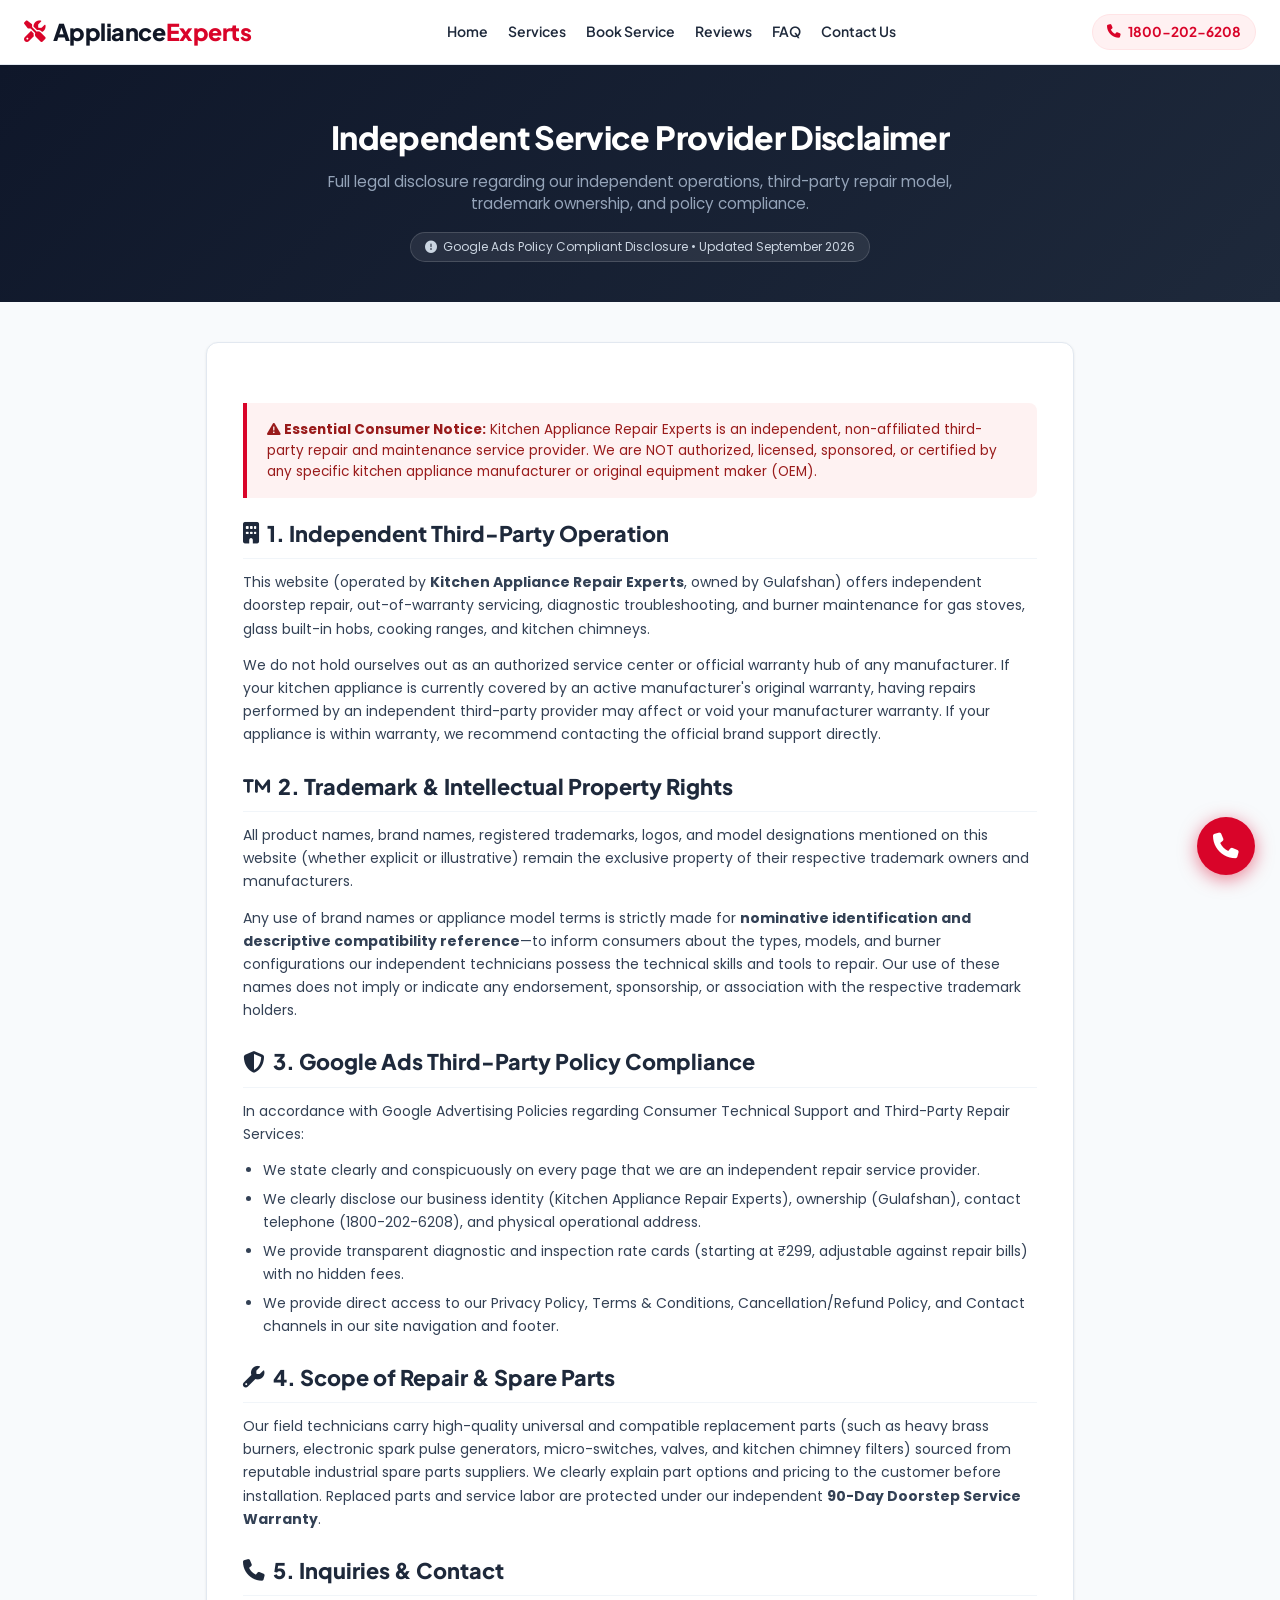
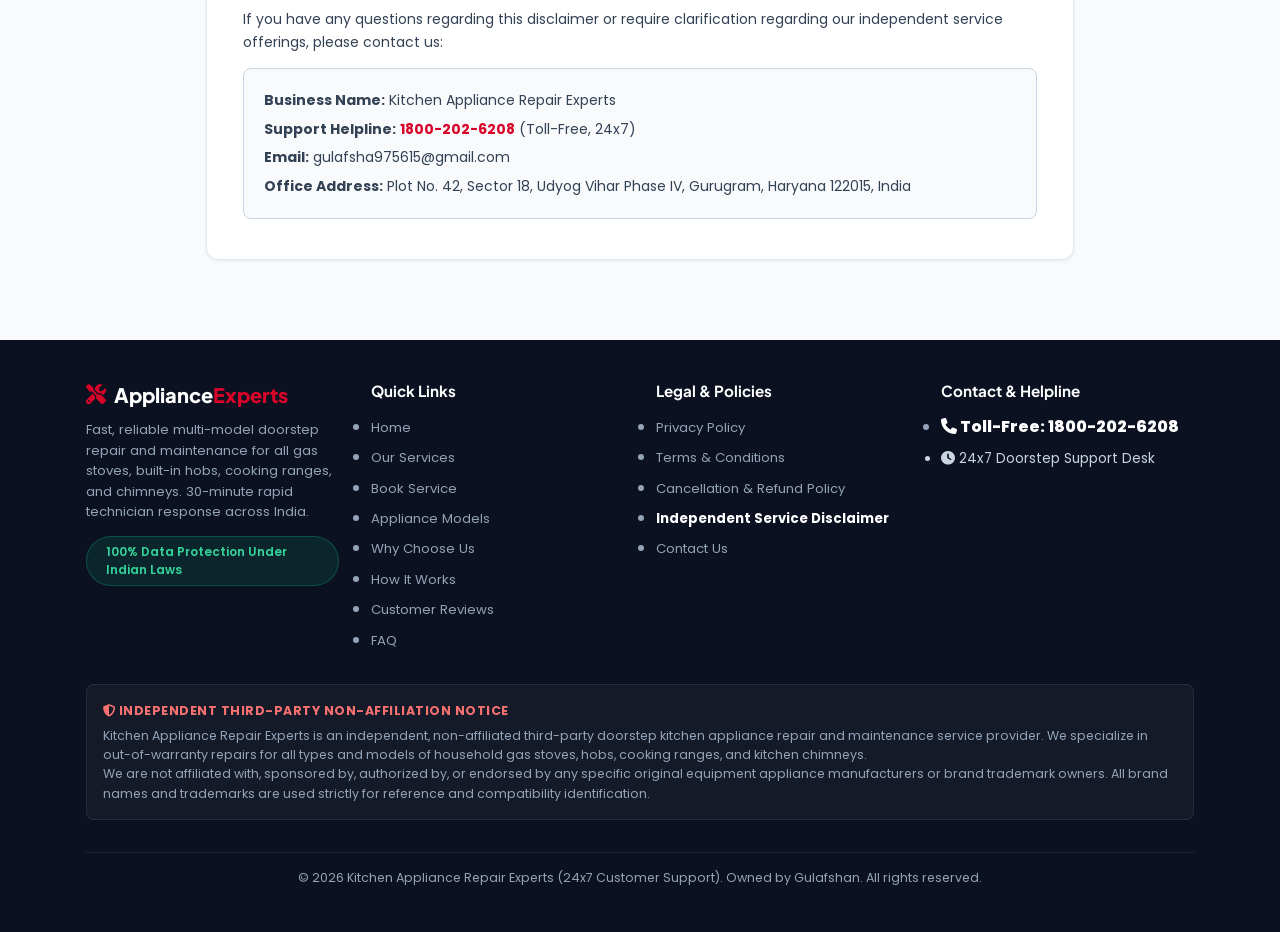
<file: disclaimer.html>
<!DOCTYPE html>
<html lang="en">
<head>
  <meta charset="UTF-8">
  <meta name="viewport" content="width=device-width, initial-scale=1.0">
  <meta name="robots" content="index, follow">
  <meta name="theme-color" content="#D90429">
  <meta name="description" content="Independent Third-Party Service Provider Disclaimer for Appliance Experts. Full disclosure regarding non-affiliation with appliance manufacturers and trademark rights.">
  <title>Independent Service Disclaimer | Gas Stove Repair Experts</title>

  <!-- Open Graph -->
  <meta property="og:type" content="website">
  <meta property="og:title" content="Independent Service Disclaimer | Appliance Experts">
  <meta property="og:description" content="Non-affiliation disclosure, trademark notices, and independent service terms in compliance with Google Ads policies.">
  <meta property="og:image" content="images/brand-banner.jpg">

  <!-- Google Fonts -->
  <link rel="preconnect" href="https://fonts.googleapis.com">
  <link rel="preconnect" href="https://fonts.gstatic.com" crossorigin>
  <link href="https://fonts.googleapis.com/css2?family=Plus+Jakarta+Sans:wght@500;600;700;800&family=Poppins:wght@300;400;500;600;700;800&display=swap" rel="stylesheet">

  <!-- FontAwesome -->
  <link rel="stylesheet" href="https://cdnjs.cloudflare.com/ajax/libs/font-awesome/6.4.0/css/all.min.css">

  <!-- CSS Stylesheet -->
  <link rel="stylesheet" href="style.css">
</head>
<body>

  <!-- Header with Brand & Navigation -->
  <header class="brand-competitor-header">
    <a href="index.html" class="header-logo-container" aria-label="Appliance Repair Experts Home">
      <div class="header-text-brand">
        <i class="fa-solid fa-screwdriver-wrench"></i>
        <span>Appliance<span class="brand-highlight">Experts</span></span>
      </div>
    </a>

    <ul class="brand-nav-links">
      <li><a href="index.html">Home</a></li>
      <li><a href="index.html#services">Services</a></li>
      <li><a href="index.html#contact">Book Service</a></li>
      <li><a href="index.html#reviews">Reviews</a></li>
      <li><a href="index.html#faq">FAQ</a></li>
      <li><a href="contact.html">Contact Us</a></li>
    </ul>

    <a href="tel:18002026208" class="header-cta-phone">
      <i class="fa-solid fa-phone"></i> 1800-202-6208
    </a>
  </header>

  <!-- Mobile Quick Nav -->
  <div class="mobile-quick-nav">
    <a href="index.html"><i class="fa-solid fa-house"></i> Home</a>
    <a href="index.html#services"><i class="fa-solid fa-fire-burner"></i> Services</a>
    <a href="index.html#contact"><i class="fa-solid fa-calendar-check"></i> Book Service</a>
    <a href="index.html#reviews"><i class="fa-solid fa-star"></i> Reviews</a>
    <a href="contact.html"><i class="fa-solid fa-headset"></i> Contact Us</a>
  </div>

  <!-- Hero Section -->
  <section class="legal-hero-section">
    <div class="container">
      <h1>Independent Service Provider Disclaimer</h1>
      <p>Full legal disclosure regarding our independent operations, third-party repair model, trademark ownership, and policy compliance.</p>
      <div class="legal-last-updated">
        <i class="fa-solid fa-circle-exclamation"></i> Google Ads Policy Compliant Disclosure &bull; Updated September 2026
      </div>
    </div>
  </section>

  <!-- Main Disclaimer Content -->
  <section class="legal-content-section">
    <div class="container legal-container">
      <div class="legal-card">

        <div class="legal-highlight-box danger">
          <strong><i class="fa-solid fa-triangle-exclamation"></i> Essential Consumer Notice:</strong>
          Kitchen Appliance Repair Experts is an independent, non-affiliated third-party repair and maintenance service provider. We are NOT authorized, licensed, sponsored, or certified by any specific kitchen appliance manufacturer or original equipment maker (OEM).
        </div>

        <h2><i class="fa-solid fa-building"></i> 1. Independent Third-Party Operation</h2>
        <p>
          This website (operated by <strong>Kitchen Appliance Repair Experts</strong>, owned by Gulafshan) offers independent doorstep repair, out-of-warranty servicing, diagnostic troubleshooting, and burner maintenance for gas stoves, glass built-in hobs, cooking ranges, and kitchen chimneys.
        </p>
        <p>
          We do not hold ourselves out as an authorized service center or official warranty hub of any manufacturer. If your kitchen appliance is currently covered by an active manufacturer's original warranty, having repairs performed by an independent third-party provider may affect or void your manufacturer warranty. If your appliance is within warranty, we recommend contacting the official brand support directly.
        </p>

        <h2><i class="fa-solid fa-trademark"></i> 2. Trademark & Intellectual Property Rights</h2>
        <p>
          All product names, brand names, registered trademarks, logos, and model designations mentioned on this website (whether explicit or illustrative) remain the exclusive property of their respective trademark owners and manufacturers.
        </p>
        <p>
          Any use of brand names or appliance model terms is strictly made for <strong>nominative identification and descriptive compatibility reference</strong>—to inform consumers about the types, models, and burner configurations our independent technicians possess the technical skills and tools to repair. Our use of these names does not imply or indicate any endorsement, sponsorship, or association with the respective trademark holders.
        </p>

        <h2><i class="fa-solid fa-shield-halved"></i> 3. Google Ads Third-Party Policy Compliance</h2>
        <p>
          In accordance with Google Advertising Policies regarding Consumer Technical Support and Third-Party Repair Services:
        </p>
        <ul>
          <li>We state clearly and conspicuously on every page that we are an independent repair service provider.</li>
          <li>We clearly disclose our business identity (Kitchen Appliance Repair Experts), ownership (Gulafshan), contact telephone (<a href="tel:18002026208">1800-202-6208</a>), and physical operational address.</li>
          <li>We provide transparent diagnostic and inspection rate cards (starting at ₹299, adjustable against repair bills) with no hidden fees.</li>
          <li>We provide direct access to our Privacy Policy, Terms & Conditions, Cancellation/Refund Policy, and Contact channels in our site navigation and footer.</li>
        </ul>

        <h2><i class="fa-solid fa-wrench"></i> 4. Scope of Repair & Spare Parts</h2>
        <p>
          Our field technicians carry high-quality universal and compatible replacement parts (such as heavy brass burners, electronic spark pulse generators, micro-switches, valves, and kitchen chimney filters) sourced from reputable industrial spare parts suppliers. We clearly explain part options and pricing to the customer before installation. Replaced parts and service labor are protected under our independent <strong>90-Day Doorstep Service Warranty</strong>.
        </p>

        <h2><i class="fa-solid fa-phone"></i> 5. Inquiries & Contact</h2>
        <p>
          If you have any questions regarding this disclaimer or require clarification regarding our independent service offerings, please contact us:
        </p>
        <div style="background: #F8FAFC; border: 1px solid #CBD5E1; border-radius: 8px; padding: 1.25rem; margin-top: 0.75rem;">
          <p style="margin-bottom: 0.35rem;"><strong>Business Name:</strong> Kitchen Appliance Repair Experts</p>
          <p style="margin-bottom: 0.35rem;"><strong>Support Helpline:</strong> <a href="tel:18002026208" style="color: #D90429; font-weight: 700;">1800-202-6208</a> (Toll-Free, 24x7)</p>
          <p style="margin-bottom: 0.35rem;"><strong>Email:</strong> gulafsha975615@gmail.com</p>
          <p style="margin-bottom: 0;"><strong>Office Address:</strong> Plot No. 42, Sector 18, Udyog Vihar Phase IV, Gurugram, Haryana 122015, India</p>
        </div>

      </div>
    </div>
  </section>

  <!-- Footer with All Policy & Contact Links -->
  <footer class="footer">
    <div class="container footer-grid">
      <div class="footer-about">
        <div class="logo-img-wrapper">
          <i class="fa-solid fa-screwdriver-wrench"></i>
          <span>Appliance<span class="brand-highlight">Experts</span></span>
        </div>
        <p>
          Fast, reliable multi-model doorstep repair and maintenance for all gas stoves, built-in hobs, cooking ranges, and chimneys. 30-minute rapid technician response across India.
        </p>
        <div class="footer-trust-badge">
          <i class="fa-solid fa-shield-check"></i> 100% Data Protection Under Indian Laws
        </div>
      </div>

      <div class="footer-links-col">
        <h4 class="footer-title">Quick Links</h4>
        <ul class="footer-links">
          <li><a href="index.html">Home</a></li>
          <li><a href="index.html#services">Our Services</a></li>
          <li><a href="index.html#contact">Book Service</a></li>
          <li><a href="index.html#models">Appliance Models</a></li>
          <li><a href="index.html#why-us">Why Choose Us</a></li>
          <li><a href="index.html#how-it-works">How It Works</a></li>
          <li><a href="index.html#reviews">Customer Reviews</a></li>
          <li><a href="index.html#faq">FAQ</a></li>
        </ul>
      </div>

      <div class="footer-links-col">
        <h4 class="footer-title">Legal & Policies</h4>
        <ul class="footer-links">
          <li><a href="privacy-policy.html">Privacy Policy</a></li>
          <li><a href="terms.html">Terms & Conditions</a></li>
          <li><a href="refund-policy.html">Cancellation & Refund Policy</a></li>
          <li><a href="disclaimer.html" style="color: #FFFFFF; font-weight: 700;">Independent Service Disclaimer</a></li>
          <li><a href="contact.html">Contact Us</a></li>
        </ul>
      </div>

      <div class="footer-services">
        <h4 class="footer-title">Contact & Helpline</h4>
        <ul class="footer-links">
          <li><a href="tel:18002026208" class="footer-phone-highlight"><i class="fa-solid fa-phone"></i> Toll-Free: 1800-202-6208</a></li>
          <li style="color: #cbd5e1; font-size: 0.85rem; margin-top: 0.25rem;"><i class="fa-solid fa-clock"></i> 24x7 Doorstep Support Desk</li>
        </ul>
      </div>

      <!-- Third-Party Non-Affiliation Disclaimer Banner -->
      <div class="disclaimer-footer-box">
        <p class="disclaimer-title"><i class="fa-solid fa-shield-halved"></i> Independent Third-Party Non-Affiliation Notice</p>
        <p>Kitchen Appliance Repair Experts is an independent, non-affiliated third-party doorstep kitchen appliance repair and maintenance service provider. We specialize in out-of-warranty repairs for all types and models of household gas stoves, hobs, cooking ranges, and kitchen chimneys.</p>
        <p>We are not affiliated with, sponsored by, authorized by, or endorsed by any specific original equipment appliance manufacturers or brand trademark owners. All brand names and trademarks are used strictly for reference and compatibility identification.</p>
      </div>

      <div class="footer-bottom">
        <p>&copy; 2026 Kitchen Appliance Repair Experts (24x7 Customer Support). Owned by Gulafshan. All rights reserved.</p>
      </div>
    </div>
  </footer>

  <!-- Floating Call Pulse Button -->
  <a href="tel:18002026208" class="btn-call-pulse" aria-label="Call Toll-Free 1800-202-6208">
    <i class="fa-solid fa-phone"></i>
  </a>

  <!-- Mobile Fixed Call Now Bottom Strip -->
  <div class="footer-oll-now">
    <a href="tel:18002026208" class="col-now-footer">
      <i class="fa-solid fa-phone"></i> Call Now : 1800-202-6208 (Toll Free)
    </a>
  </div>

</body>
</html>
</file>
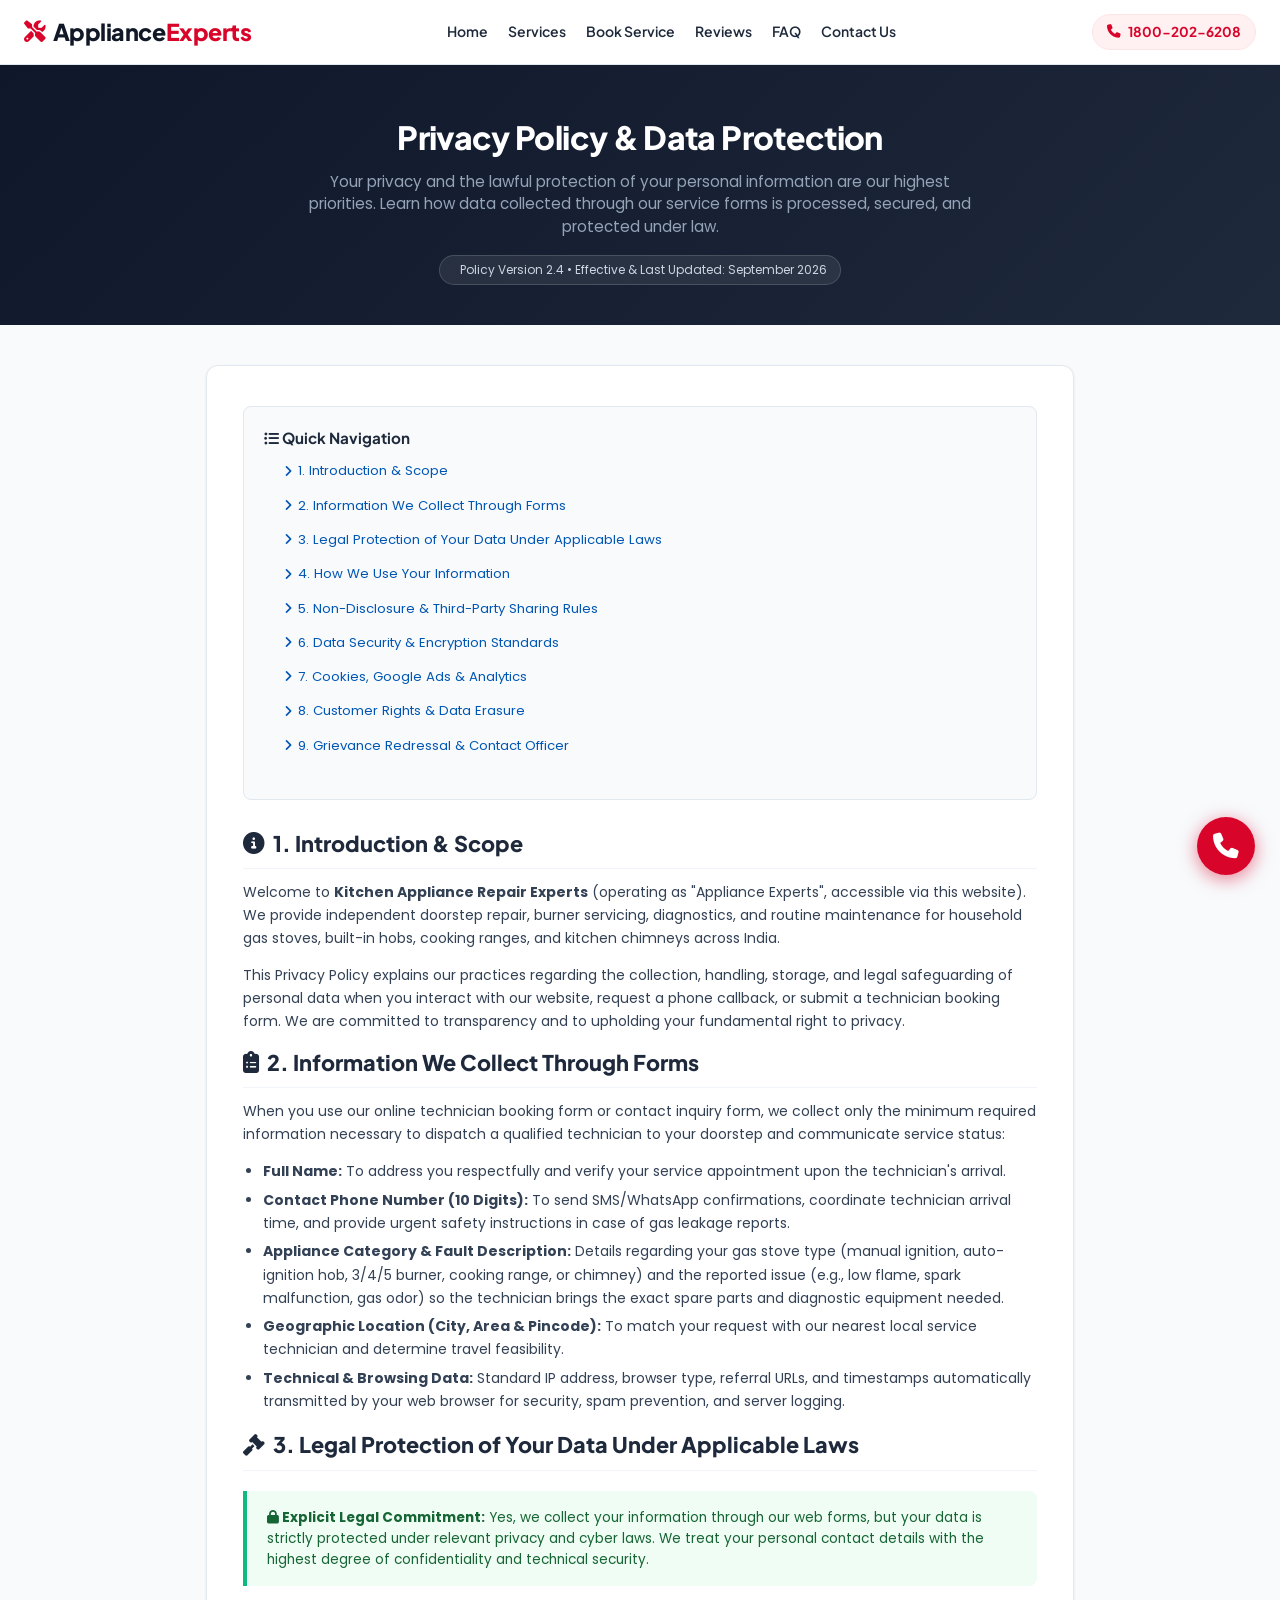
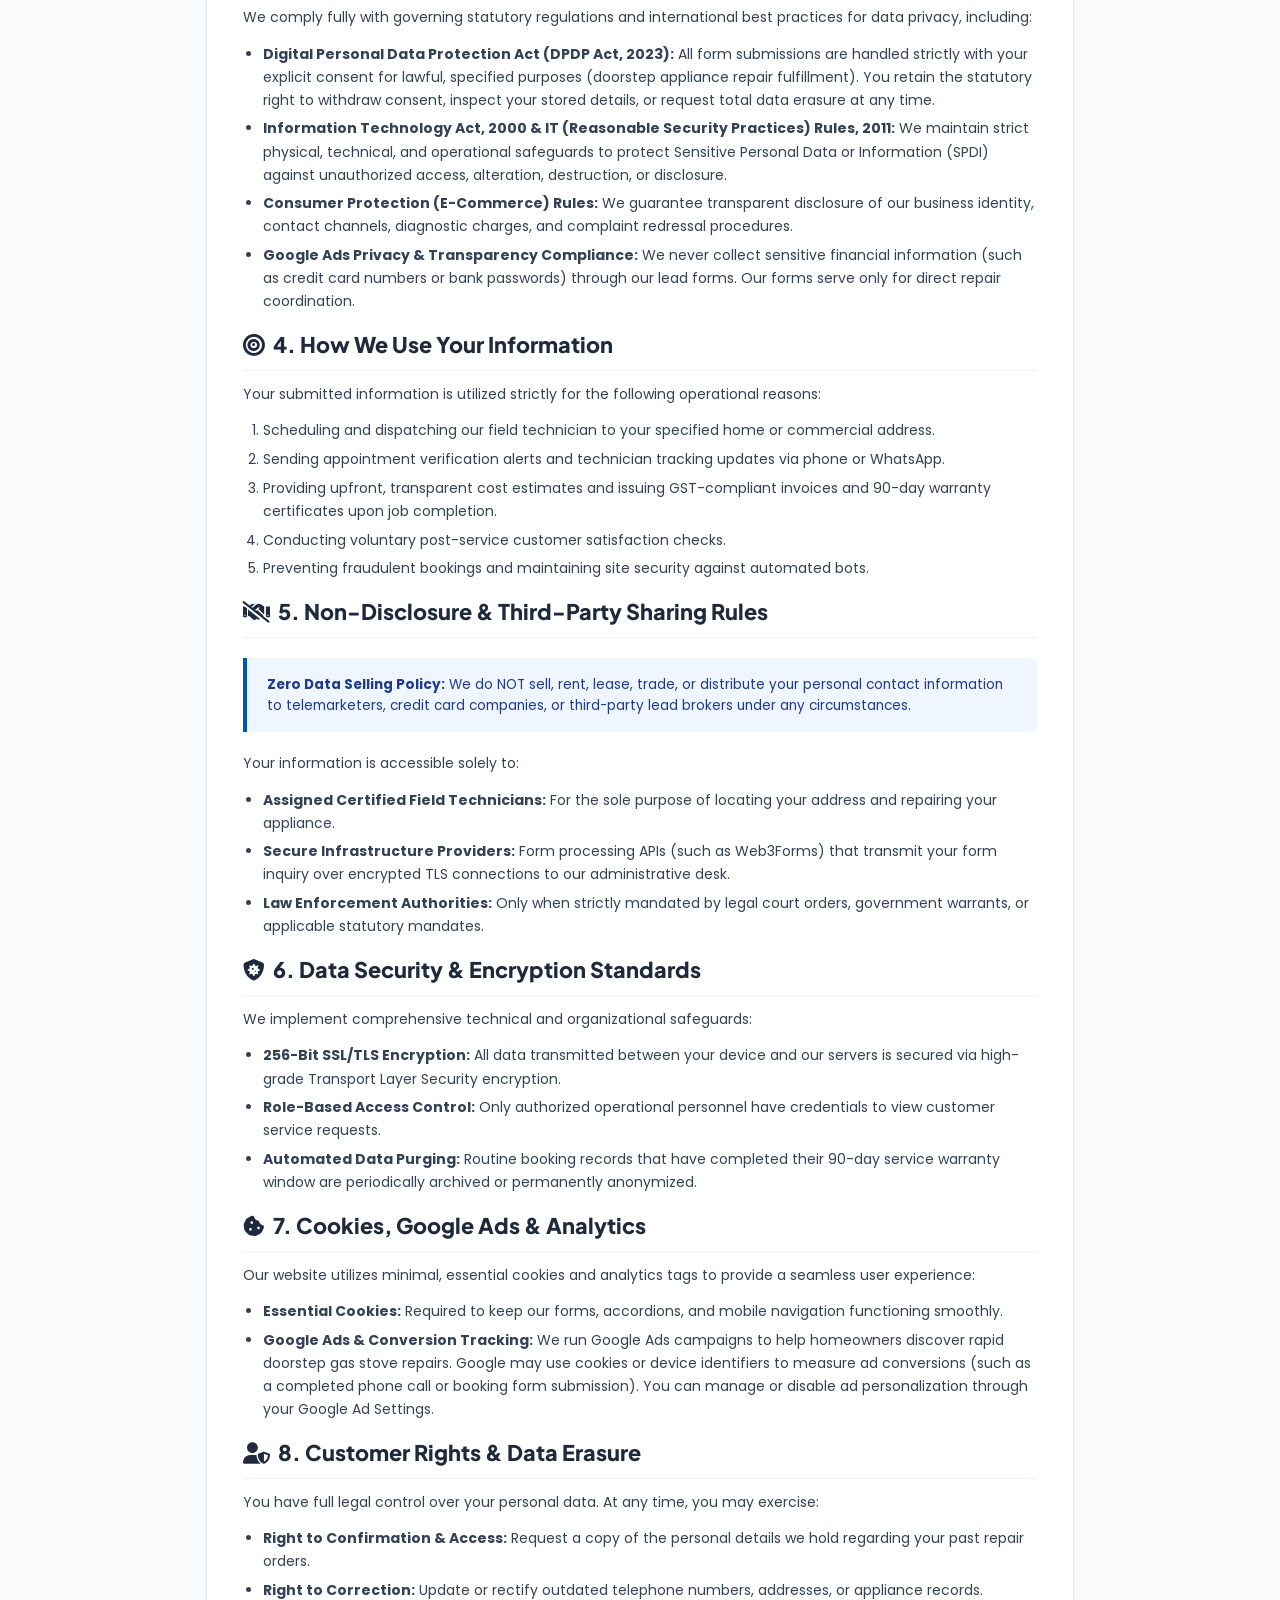
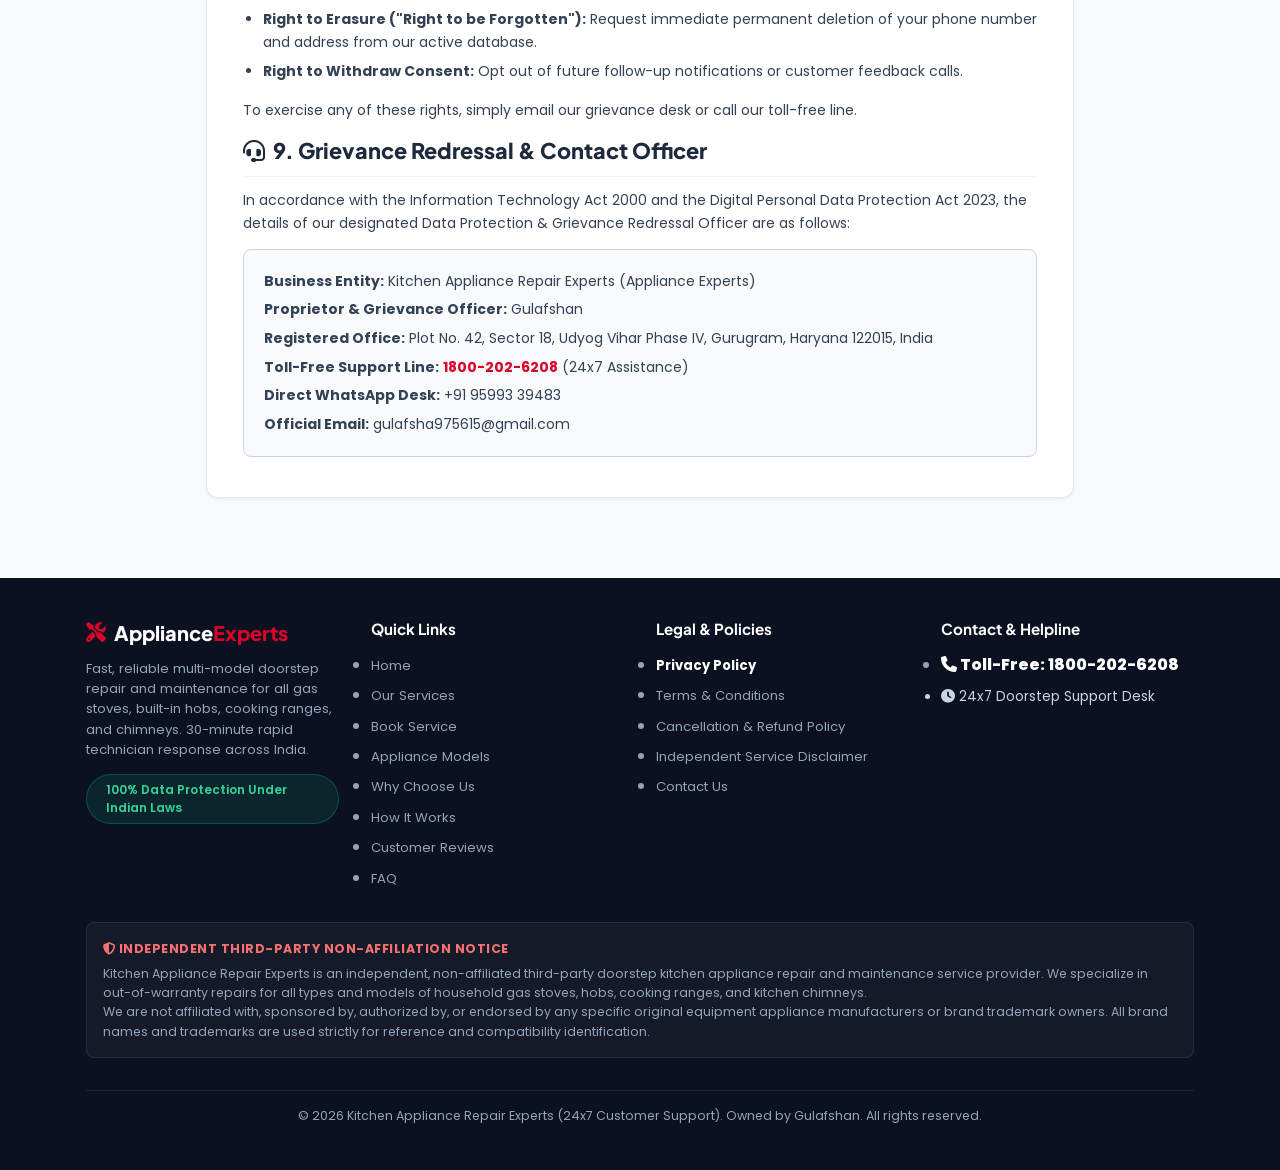
<file: privacy-policy.html>
<!DOCTYPE html>
<html lang="en">
<head>
  <meta charset="UTF-8">
  <meta name="viewport" content="width=device-width, initial-scale=1.0">
  <meta name="robots" content="index, follow">
  <meta name="theme-color" content="#D90429">
  <meta name="description" content="Privacy Policy of Appliance Experts. Learn how we collect, protect, and legally secure your personal information through our service booking forms under applicable data protection laws.">
  <title>Privacy Policy | Gas Stove & Kitchen Appliance Repair Experts</title>

  <!-- Open Graph -->
  <meta property="og:type" content="website">
  <meta property="og:title" content="Privacy Policy | Appliance Experts">
  <meta property="og:description" content="Transparent privacy policies, secure form data handling, and legal compliance under the DPDP Act and IT Act 2000.">
  <meta property="og:image" content="images/brand-banner.jpg">

  <!-- Google Fonts -->
  <link rel="preconnect" href="https://fonts.googleapis.com">
  <link rel="preconnect" href="https://fonts.gstatic.com" crossorigin>
  <link href="https://fonts.googleapis.com/css2?family=Plus+Jakarta+Sans:wght@500;600;700;800&family=Poppins:wght@300;400;500;600;700;800&display=swap" rel="stylesheet">

  <!-- FontAwesome -->
  <link rel="stylesheet" href="https://cdnjs.cloudflare.com/ajax/libs/font-awesome/6.4.0/css/all.min.css">

  <!-- CSS Stylesheet -->
  <link rel="stylesheet" href="style.css">
</head>
<body>

  <!-- Header with Brand & Navigation -->
  <header class="brand-competitor-header">
    <a href="index.html" class="header-logo-container" aria-label="Appliance Repair Experts Home">
      <div class="header-text-brand">
        <i class="fa-solid fa-screwdriver-wrench"></i>
        <span>Appliance<span class="brand-highlight">Experts</span></span>
      </div>
    </a>

    <ul class="brand-nav-links">
      <li><a href="index.html">Home</a></li>
      <li><a href="index.html#services">Services</a></li>
      <li><a href="index.html#contact">Book Service</a></li>
      <li><a href="index.html#reviews">Reviews</a></li>
      <li><a href="index.html#faq">FAQ</a></li>
      <li><a href="contact.html">Contact Us</a></li>
    </ul>

    <a href="tel:18002026208" class="header-cta-phone">
      <i class="fa-solid fa-phone"></i> 1800-202-6208
    </a>
  </header>

  <!-- Mobile Quick Nav -->
  <div class="mobile-quick-nav">
    <a href="index.html"><i class="fa-solid fa-house"></i> Home</a>
    <a href="index.html#services"><i class="fa-solid fa-fire-burner"></i> Services</a>
    <a href="index.html#contact"><i class="fa-solid fa-calendar-check"></i> Book Service</a>
    <a href="index.html#reviews"><i class="fa-solid fa-star"></i> Reviews</a>
    <a href="contact.html"><i class="fa-solid fa-headset"></i> Contact Us</a>
  </div>

  <!-- Hero Section -->
  <section class="legal-hero-section">
    <div class="container">
      <h1>Privacy Policy & Data Protection</h1>
      <p>Your privacy and the lawful protection of your personal information are our highest priorities. Learn how data collected through our service forms is processed, secured, and protected under law.</p>
      <div class="legal-last-updated">
        <i class="fa-solid fa-shield-check"></i> Policy Version 2.4 &bull; Effective & Last Updated: September 2026
      </div>
    </div>
  </section>

  <!-- Main Legal Document Section -->
  <section class="legal-content-section">
    <div class="container legal-container">
      
      <div class="legal-card">
        <!-- Table of Contents -->
        <div class="legal-toc">
          <div class="legal-toc-title"><i class="fa-solid fa-list-ul"></i> Quick Navigation</div>
          <ul class="legal-toc-list">
            <li><a href="#sec1"><i class="fa-solid fa-angle-right"></i> 1. Introduction & Scope</a></li>
            <li><a href="#sec2"><i class="fa-solid fa-angle-right"></i> 2. Information We Collect Through Forms</a></li>
            <li><a href="#sec3"><i class="fa-solid fa-angle-right"></i> 3. Legal Protection of Your Data Under Applicable Laws</a></li>
            <li><a href="#sec4"><i class="fa-solid fa-angle-right"></i> 4. How We Use Your Information</a></li>
            <li><a href="#sec5"><i class="fa-solid fa-angle-right"></i> 5. Non-Disclosure & Third-Party Sharing Rules</a></li>
            <li><a href="#sec6"><i class="fa-solid fa-angle-right"></i> 6. Data Security & Encryption Standards</a></li>
            <li><a href="#sec7"><i class="fa-solid fa-angle-right"></i> 7. Cookies, Google Ads & Analytics</a></li>
            <li><a href="#sec8"><i class="fa-solid fa-angle-right"></i> 8. Customer Rights & Data Erasure</a></li>
            <li><a href="#sec9"><i class="fa-solid fa-angle-right"></i> 9. Grievance Redressal & Contact Officer</a></li>
          </ul>
        </div>

        <div id="sec1">
          <h2><i class="fa-solid fa-circle-info"></i> 1. Introduction & Scope</h2>
          <p>
            Welcome to <strong>Kitchen Appliance Repair Experts</strong> (operating as "Appliance Experts", accessible via this website). We provide independent doorstep repair, burner servicing, diagnostics, and routine maintenance for household gas stoves, built-in hobs, cooking ranges, and kitchen chimneys across India.
          </p>
          <p>
            This Privacy Policy explains our practices regarding the collection, handling, storage, and legal safeguarding of personal data when you interact with our website, request a phone callback, or submit a technician booking form. We are committed to transparency and to upholding your fundamental right to privacy.
          </p>
        </div>

        <div id="sec2">
          <h2><i class="fa-solid fa-clipboard-list"></i> 2. Information We Collect Through Forms</h2>
          <p>
            When you use our online technician booking form or contact inquiry form, we collect only the minimum required information necessary to dispatch a qualified technician to your doorstep and communicate service status:
          </p>
          <ul>
            <li><strong>Full Name:</strong> To address you respectfully and verify your service appointment upon the technician's arrival.</li>
            <li><strong>Contact Phone Number (10 Digits):</strong> To send SMS/WhatsApp confirmations, coordinate technician arrival time, and provide urgent safety instructions in case of gas leakage reports.</li>
            <li><strong>Appliance Category & Fault Description:</strong> Details regarding your gas stove type (manual ignition, auto-ignition hob, 3/4/5 burner, cooking range, or chimney) and the reported issue (e.g., low flame, spark malfunction, gas odor) so the technician brings the exact spare parts and diagnostic equipment needed.</li>
            <li><strong>Geographic Location (City, Area & Pincode):</strong> To match your request with our nearest local service technician and determine travel feasibility.</li>
            <li><strong>Technical & Browsing Data:</strong> Standard IP address, browser type, referral URLs, and timestamps automatically transmitted by your web browser for security, spam prevention, and server logging.</li>
          </ul>
        </div>

        <div id="sec3">
          <h2><i class="fa-solid fa-gavel"></i> 3. Legal Protection of Your Data Under Applicable Laws</h2>
          
          <div class="legal-highlight-box success">
            <strong><i class="fa-solid fa-lock"></i> Explicit Legal Commitment:</strong> 
            Yes, we collect your information through our web forms, but your data is strictly protected under relevant privacy and cyber laws. We treat your personal contact details with the highest degree of confidentiality and technical security.
          </div>

          <p>We comply fully with governing statutory regulations and international best practices for data privacy, including:</p>
          <ul>
            <li>
              <strong>Digital Personal Data Protection Act (DPDP Act, 2023):</strong> All form submissions are handled strictly with your explicit consent for lawful, specified purposes (doorstep appliance repair fulfillment). You retain the statutory right to withdraw consent, inspect your stored details, or request total data erasure at any time.
            </li>
            <li>
              <strong>Information Technology Act, 2000 & IT (Reasonable Security Practices) Rules, 2011:</strong> We maintain strict physical, technical, and operational safeguards to protect Sensitive Personal Data or Information (SPDI) against unauthorized access, alteration, destruction, or disclosure.
            </li>
            <li>
              <strong>Consumer Protection (E-Commerce) Rules:</strong> We guarantee transparent disclosure of our business identity, contact channels, diagnostic charges, and complaint redressal procedures.
            </li>
            <li>
              <strong>Google Ads Privacy & Transparency Compliance:</strong> We never collect sensitive financial information (such as credit card numbers or bank passwords) through our lead forms. Our forms serve only for direct repair coordination.
            </li>
          </ul>
        </div>

        <div id="sec4">
          <h2><i class="fa-solid fa-bullseye"></i> 4. How We Use Your Information</h2>
          <p>Your submitted information is utilized strictly for the following operational reasons:</p>
          <ol>
            <li>Scheduling and dispatching our field technician to your specified home or commercial address.</li>
            <li>Sending appointment verification alerts and technician tracking updates via phone or WhatsApp.</li>
            <li>Providing upfront, transparent cost estimates and issuing GST-compliant invoices and 90-day warranty certificates upon job completion.</li>
            <li>Conducting voluntary post-service customer satisfaction checks.</li>
            <li>Preventing fraudulent bookings and maintaining site security against automated bots.</li>
          </ol>
        </div>

        <div id="sec5">
          <h2><i class="fa-solid fa-handshake-slash"></i> 5. Non-Disclosure & Third-Party Sharing Rules</h2>
          <div class="legal-highlight-box">
            <strong>Zero Data Selling Policy:</strong> We do NOT sell, rent, lease, trade, or distribute your personal contact information to telemarketers, credit card companies, or third-party lead brokers under any circumstances.
          </div>
          <p>
            Your information is accessible solely to:
          </p>
          <ul>
            <li><strong>Assigned Certified Field Technicians:</strong> For the sole purpose of locating your address and repairing your appliance.</li>
            <li><strong>Secure Infrastructure Providers:</strong> Form processing APIs (such as Web3Forms) that transmit your form inquiry over encrypted TLS connections to our administrative desk.</li>
            <li><strong>Law Enforcement Authorities:</strong> Only when strictly mandated by legal court orders, government warrants, or applicable statutory mandates.</li>
          </ul>
        </div>

        <div id="sec6">
          <h2><i class="fa-solid fa-shield-virus"></i> 6. Data Security & Encryption Standards</h2>
          <p>
            We implement comprehensive technical and organizational safeguards:
          </p>
          <ul>
            <li><strong>256-Bit SSL/TLS Encryption:</strong> All data transmitted between your device and our servers is secured via high-grade Transport Layer Security encryption.</li>
            <li><strong>Role-Based Access Control:</strong> Only authorized operational personnel have credentials to view customer service requests.</li>
            <li><strong>Automated Data Purging:</strong> Routine booking records that have completed their 90-day service warranty window are periodically archived or permanently anonymized.</li>
          </ul>
        </div>

        <div id="sec7">
          <h2><i class="fa-solid fa-cookie-bite"></i> 7. Cookies, Google Ads & Analytics</h2>
          <p>
            Our website utilizes minimal, essential cookies and analytics tags to provide a seamless user experience:
          </p>
          <ul>
            <li><strong>Essential Cookies:</strong> Required to keep our forms, accordions, and mobile navigation functioning smoothly.</li>
            <li><strong>Google Ads & Conversion Tracking:</strong> We run Google Ads campaigns to help homeowners discover rapid doorstep gas stove repairs. Google may use cookies or device identifiers to measure ad conversions (such as a completed phone call or booking form submission). You can manage or disable ad personalization through your <a href="https://adssettings.google.com" target="_blank" rel="noopener">Google Ad Settings</a>.</li>
          </ul>
        </div>

        <div id="sec8">
          <h2><i class="fa-solid fa-user-shield"></i> 8. Customer Rights & Data Erasure</h2>
          <p>You have full legal control over your personal data. At any time, you may exercise:</p>
          <ul>
            <li><strong>Right to Confirmation & Access:</strong> Request a copy of the personal details we hold regarding your past repair orders.</li>
            <li><strong>Right to Correction:</strong> Update or rectify outdated telephone numbers, addresses, or appliance records.</li>
            <li><strong>Right to Erasure ("Right to be Forgotten"):</strong> Request immediate permanent deletion of your phone number and address from our active database.</li>
            <li><strong>Right to Withdraw Consent:</strong> Opt out of future follow-up notifications or customer feedback calls.</li>
          </ul>
          <p>To exercise any of these rights, simply email our grievance desk or call our toll-free line.</p>
        </div>

        <div id="sec9">
          <h2><i class="fa-solid fa-headset"></i> 9. Grievance Redressal & Contact Officer</h2>
          <p>
            In accordance with the Information Technology Act 2000 and the Digital Personal Data Protection Act 2023, the details of our designated Data Protection & Grievance Redressal Officer are as follows:
          </p>

          <div style="background: #F8FAFC; border: 1.5px solid #CBD5E1; border-radius: 8px; padding: 1.25rem; margin-top: 0.75rem;">
            <p style="margin-bottom: 0.35rem;"><strong>Business Entity:</strong> Kitchen Appliance Repair Experts (Appliance Experts)</p>
            <p style="margin-bottom: 0.35rem;"><strong>Proprietor & Grievance Officer:</strong> Gulafshan</p>
            <p style="margin-bottom: 0.35rem;"><strong>Registered Office:</strong> Plot No. 42, Sector 18, Udyog Vihar Phase IV, Gurugram, Haryana 122015, India</p>
            <p style="margin-bottom: 0.35rem;"><strong>Toll-Free Support Line:</strong> <a href="tel:18002026208" style="color: #D90429; font-weight: 700;">1800-202-6208</a> (24x7 Assistance)</p>
            <p style="margin-bottom: 0.35rem;"><strong>Direct WhatsApp Desk:</strong> +91 95993 39483</p>
            <p style="margin-bottom: 0;"><strong>Official Email:</strong> gulafsha975615@gmail.com</p>
          </div>
        </div>

      </div>

    </div>
  </section>

  <!-- Footer with All Policy & Contact Links -->
  <footer class="footer">
    <div class="container footer-grid">
      <div class="footer-about">
        <div class="logo-img-wrapper">
          <i class="fa-solid fa-screwdriver-wrench"></i>
          <span>Appliance<span class="brand-highlight">Experts</span></span>
        </div>
        <p>
          Fast, reliable multi-model doorstep repair and maintenance for all gas stoves, built-in hobs, cooking ranges, and chimneys. 30-minute rapid technician response across India.
        </p>
        <div class="footer-trust-badge">
          <i class="fa-solid fa-shield-check"></i> 100% Data Protection Under Indian Laws
        </div>
      </div>

      <div class="footer-links-col">
        <h4 class="footer-title">Quick Links</h4>
        <ul class="footer-links">
          <li><a href="index.html">Home</a></li>
          <li><a href="index.html#services">Our Services</a></li>
          <li><a href="index.html#contact">Book Service</a></li>
          <li><a href="index.html#models">Appliance Models</a></li>
          <li><a href="index.html#why-us">Why Choose Us</a></li>
          <li><a href="index.html#how-it-works">How It Works</a></li>
          <li><a href="index.html#reviews">Customer Reviews</a></li>
          <li><a href="index.html#faq">FAQ</a></li>
        </ul>
      </div>

      <div class="footer-links-col">
        <h4 class="footer-title">Legal & Policies</h4>
        <ul class="footer-links">
          <li><a href="privacy-policy.html" style="color: #FFFFFF; font-weight: 700;">Privacy Policy</a></li>
          <li><a href="terms.html">Terms & Conditions</a></li>
          <li><a href="refund-policy.html">Cancellation & Refund Policy</a></li>
          <li><a href="disclaimer.html">Independent Service Disclaimer</a></li>
          <li><a href="contact.html">Contact Us</a></li>
        </ul>
      </div>

      <div class="footer-services">
        <h4 class="footer-title">Contact & Helpline</h4>
        <ul class="footer-links">
          <li><a href="tel:18002026208" class="footer-phone-highlight"><i class="fa-solid fa-phone"></i> Toll-Free: 1800-202-6208</a></li>
          <li style="color: #cbd5e1; font-size: 0.85rem; margin-top: 0.25rem;"><i class="fa-solid fa-clock"></i> 24x7 Doorstep Support Desk</li>
        </ul>
      </div>

      <!-- Third-Party Non-Affiliation Disclaimer Banner -->
      <div class="disclaimer-footer-box">
        <p class="disclaimer-title"><i class="fa-solid fa-shield-halved"></i> Independent Third-Party Non-Affiliation Notice</p>
        <p>Kitchen Appliance Repair Experts is an independent, non-affiliated third-party doorstep kitchen appliance repair and maintenance service provider. We specialize in out-of-warranty repairs for all types and models of household gas stoves, hobs, cooking ranges, and kitchen chimneys.</p>
        <p>We are not affiliated with, sponsored by, authorized by, or endorsed by any specific original equipment appliance manufacturers or brand trademark owners. All brand names and trademarks are used strictly for reference and compatibility identification.</p>
      </div>

      <div class="footer-bottom">
        <p>&copy; 2026 Kitchen Appliance Repair Experts (24x7 Customer Support). Owned by Gulafshan. All rights reserved.</p>
      </div>
    </div>
  </footer>

  <!-- Floating Call Pulse Button -->
  <a href="tel:18002026208" class="btn-call-pulse" aria-label="Call Toll-Free 1800-202-6208">
    <i class="fa-solid fa-phone"></i>
  </a>

  <!-- Mobile Fixed Call Now Bottom Strip -->
  <div class="footer-oll-now">
    <a href="tel:18002026208" class="col-now-footer">
      <i class="fa-solid fa-phone"></i> Call Now : 1800-202-6208 (Toll Free)
    </a>
  </div>

</body>
</html>
</file>
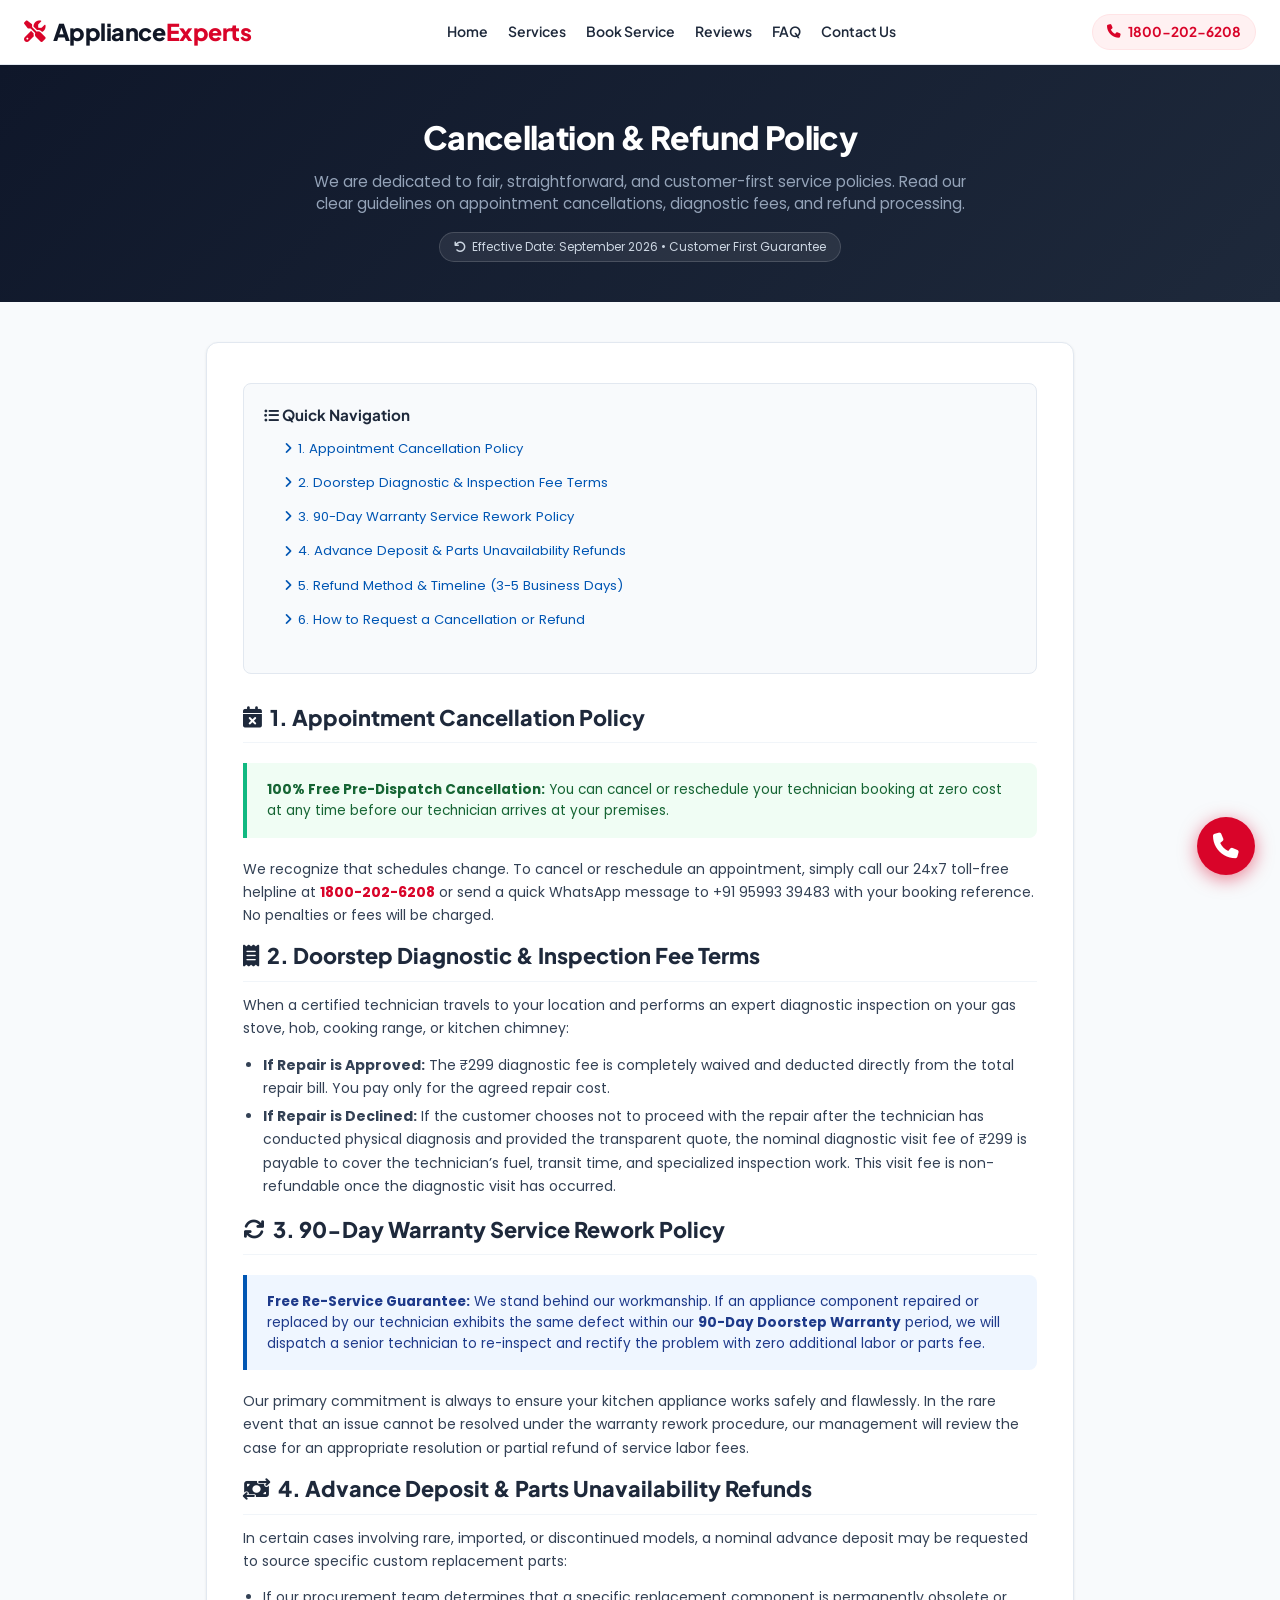
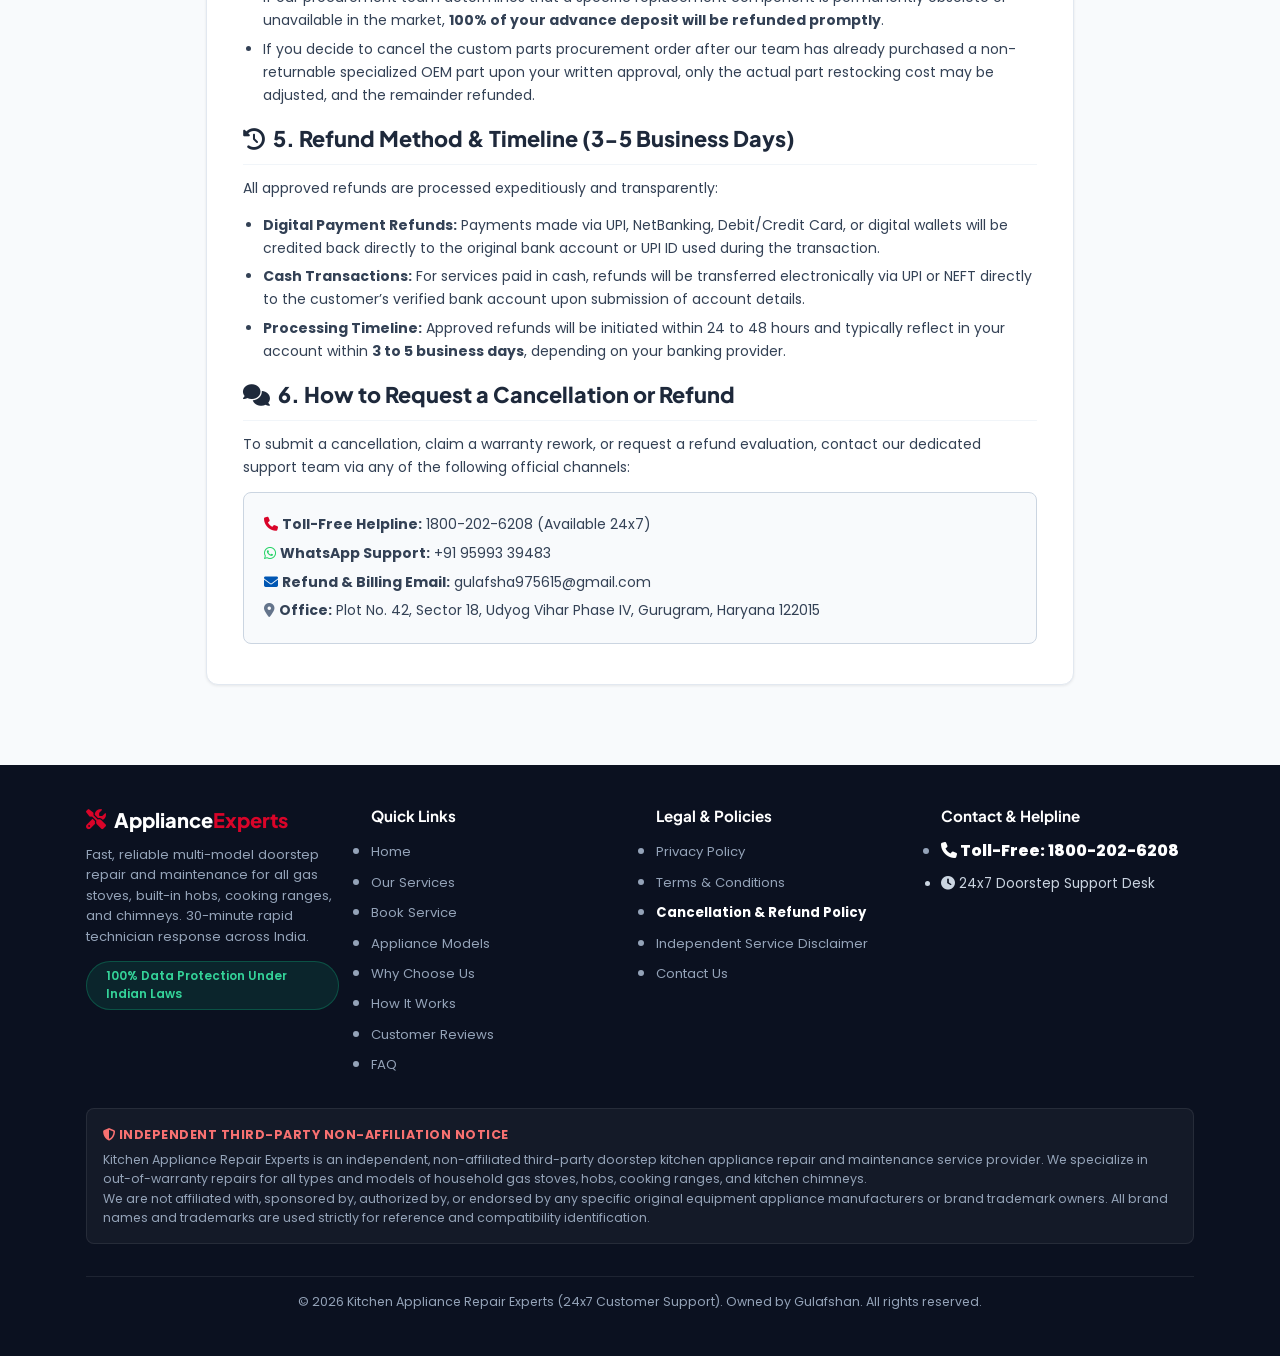
<file: refund-policy.html>
<!DOCTYPE html>
<html lang="en">
<head>
  <meta charset="UTF-8">
  <meta name="viewport" content="width=device-width, initial-scale=1.0">
  <meta name="robots" content="index, follow">
  <meta name="theme-color" content="#D90429">
  <meta name="description" content="Cancellation and Refund Policy of Appliance Experts. Learn about our free appointment cancellation, transparent diagnostic fee terms, and 90-day warranty rework guarantees.">
  <title>Cancellation & Refund Policy | Gas Stove Repair Experts</title>

  <!-- Open Graph -->
  <meta property="og:type" content="website">
  <meta property="og:title" content="Cancellation & Refund Policy | Appliance Experts">
  <meta property="og:description" content="Fair, transparent cancellation and refund guidelines for doorstep appliance repair services.">
  <meta property="og:image" content="images/brand-banner.jpg">

  <!-- Google Fonts -->
  <link rel="preconnect" href="https://fonts.googleapis.com">
  <link rel="preconnect" href="https://fonts.gstatic.com" crossorigin>
  <link href="https://fonts.googleapis.com/css2?family=Plus+Jakarta+Sans:wght@500;600;700;800&family=Poppins:wght@300;400;500;600;700;800&display=swap" rel="stylesheet">

  <!-- FontAwesome -->
  <link rel="stylesheet" href="https://cdnjs.cloudflare.com/ajax/libs/font-awesome/6.4.0/css/all.min.css">

  <!-- CSS Stylesheet -->
  <link rel="stylesheet" href="style.css">
</head>
<body>

  <!-- Header with Brand & Navigation -->
  <header class="brand-competitor-header">
    <a href="index.html" class="header-logo-container" aria-label="Appliance Repair Experts Home">
      <div class="header-text-brand">
        <i class="fa-solid fa-screwdriver-wrench"></i>
        <span>Appliance<span class="brand-highlight">Experts</span></span>
      </div>
    </a>

    <ul class="brand-nav-links">
      <li><a href="index.html">Home</a></li>
      <li><a href="index.html#services">Services</a></li>
      <li><a href="index.html#contact">Book Service</a></li>
      <li><a href="index.html#reviews">Reviews</a></li>
      <li><a href="index.html#faq">FAQ</a></li>
      <li><a href="contact.html">Contact Us</a></li>
    </ul>

    <a href="tel:18002026208" class="header-cta-phone">
      <i class="fa-solid fa-phone"></i> 1800-202-6208
    </a>
  </header>

  <!-- Mobile Quick Nav -->
  <div class="mobile-quick-nav">
    <a href="index.html"><i class="fa-solid fa-house"></i> Home</a>
    <a href="index.html#services"><i class="fa-solid fa-fire-burner"></i> Services</a>
    <a href="index.html#contact"><i class="fa-solid fa-calendar-check"></i> Book Service</a>
    <a href="index.html#reviews"><i class="fa-solid fa-star"></i> Reviews</a>
    <a href="contact.html"><i class="fa-solid fa-headset"></i> Contact Us</a>
  </div>

  <!-- Hero Section -->
  <section class="legal-hero-section">
    <div class="container">
      <h1>Cancellation & Refund Policy</h1>
      <p>We are dedicated to fair, straightforward, and customer-first service policies. Read our clear guidelines on appointment cancellations, diagnostic fees, and refund processing.</p>
      <div class="legal-last-updated">
        <i class="fa-solid fa-arrow-rotate-left"></i> Effective Date: September 2026 &bull; Customer First Guarantee
      </div>
    </div>
  </section>

  <!-- Main Policy Section -->
  <section class="legal-content-section">
    <div class="container legal-container">
      <div class="legal-card">

        <!-- Quick Navigation -->
        <div class="legal-toc">
          <div class="legal-toc-title"><i class="fa-solid fa-list-ul"></i> Quick Navigation</div>
          <ul class="legal-toc-list">
            <li><a href="#r1"><i class="fa-solid fa-angle-right"></i> 1. Appointment Cancellation Policy</a></li>
            <li><a href="#r2"><i class="fa-solid fa-angle-right"></i> 2. Doorstep Diagnostic & Inspection Fee Terms</a></li>
            <li><a href="#r3"><i class="fa-solid fa-angle-right"></i> 3. 90-Day Warranty Service Rework Policy</a></li>
            <li><a href="#r4"><i class="fa-solid fa-angle-right"></i> 4. Advance Deposit & Parts Unavailability Refunds</a></li>
            <li><a href="#r5"><i class="fa-solid fa-angle-right"></i> 5. Refund Method & Timeline (3-5 Business Days)</a></li>
            <li><a href="#r6"><i class="fa-solid fa-angle-right"></i> 6. How to Request a Cancellation or Refund</a></li>
          </ul>
        </div>

        <div id="r1">
          <h2><i class="fa-solid fa-calendar-xmark"></i> 1. Appointment Cancellation Policy</h2>
          <div class="legal-highlight-box success">
            <strong>100% Free Pre-Dispatch Cancellation:</strong> You can cancel or reschedule your technician booking at zero cost at any time before our technician arrives at your premises.
          </div>
          <p>
            We recognize that schedules change. To cancel or reschedule an appointment, simply call our 24x7 toll-free helpline at <a href="tel:18002026208" style="color: #D90429; font-weight: 700;">1800-202-6208</a> or send a quick WhatsApp message to <a href="https://wa.me/919599339483" target="_blank" rel="noopener">+91 95993 39483</a> with your booking reference. No penalties or fees will be charged.
          </p>
        </div>

        <div id="r2">
          <h2><i class="fa-solid fa-receipt"></i> 2. Doorstep Diagnostic & Inspection Fee Terms</h2>
          <p>
            When a certified technician travels to your location and performs an expert diagnostic inspection on your gas stove, hob, cooking range, or kitchen chimney:
          </p>
          <ul>
            <li><strong>If Repair is Approved:</strong> The ₹299 diagnostic fee is completely waived and deducted directly from the total repair bill. You pay only for the agreed repair cost.</li>
            <li><strong>If Repair is Declined:</strong> If the customer chooses not to proceed with the repair after the technician has conducted physical diagnosis and provided the transparent quote, the nominal diagnostic visit fee of ₹299 is payable to cover the technician’s fuel, transit time, and specialized inspection work. This visit fee is non-refundable once the diagnostic visit has occurred.</li>
          </ul>
        </div>

        <div id="r3">
          <h2><i class="fa-solid fa-arrows-rotate"></i> 3. 90-Day Warranty Service Rework Policy</h2>
          <div class="legal-highlight-box">
            <strong>Free Re-Service Guarantee:</strong> We stand behind our workmanship. If an appliance component repaired or replaced by our technician exhibits the same defect within our <strong>90-Day Doorstep Warranty</strong> period, we will dispatch a senior technician to re-inspect and rectify the problem with zero additional labor or parts fee.
          </div>
          <p>
            Our primary commitment is always to ensure your kitchen appliance works safely and flawlessly. In the rare event that an issue cannot be resolved under the warranty rework procedure, our management will review the case for an appropriate resolution or partial refund of service labor fees.
          </p>
        </div>

        <div id="r4">
          <h2><i class="fa-solid fa-money-bill-transfer"></i> 4. Advance Deposit & Parts Unavailability Refunds</h2>
          <p>
            In certain cases involving rare, imported, or discontinued models, a nominal advance deposit may be requested to source specific custom replacement parts:
          </p>
          <ul>
            <li>If our procurement team determines that a specific replacement component is permanently obsolete or unavailable in the market, <strong>100% of your advance deposit will be refunded promptly</strong>.</li>
            <li>If you decide to cancel the custom parts procurement order after our team has already purchased a non-returnable specialized OEM part upon your written approval, only the actual part restocking cost may be adjusted, and the remainder refunded.</li>
          </ul>
        </div>

        <div id="r5">
          <h2><i class="fa-solid fa-clock-rotate-left"></i> 5. Refund Method & Timeline (3-5 Business Days)</h2>
          <p>
            All approved refunds are processed expeditiously and transparently:
          </p>
          <ul>
            <li><strong>Digital Payment Refunds:</strong> Payments made via UPI, NetBanking, Debit/Credit Card, or digital wallets will be credited back directly to the original bank account or UPI ID used during the transaction.</li>
            <li><strong>Cash Transactions:</strong> For services paid in cash, refunds will be transferred electronically via UPI or NEFT directly to the customer’s verified bank account upon submission of account details.</li>
            <li><strong>Processing Timeline:</strong> Approved refunds will be initiated within 24 to 48 hours and typically reflect in your account within <strong>3 to 5 business days</strong>, depending on your banking provider.</li>
          </ul>
        </div>

        <div id="r6">
          <h2><i class="fa-solid fa-comments"></i> 6. How to Request a Cancellation or Refund</h2>
          <p>
            To submit a cancellation, claim a warranty rework, or request a refund evaluation, contact our dedicated support team via any of the following official channels:
          </p>
          <div style="background: #F8FAFC; border: 1px solid #CBD5E1; border-radius: 8px; padding: 1.25rem; margin-top: 0.75rem;">
            <p style="margin-bottom: 0.35rem;"><i class="fa-solid fa-phone" style="color: #D90429;"></i> <strong>Toll-Free Helpline:</strong> 1800-202-6208 (Available 24x7)</p>
            <p style="margin-bottom: 0.35rem;"><i class="fa-brands fa-whatsapp" style="color: #25D366;"></i> <strong>WhatsApp Support:</strong> +91 95993 39483</p>
            <p style="margin-bottom: 0.35rem;"><i class="fa-solid fa-envelope" style="color: #0056b3;"></i> <strong>Refund & Billing Email:</strong> gulafsha975615@gmail.com</p>
            <p style="margin-bottom: 0;"><i class="fa-solid fa-location-dot" style="color: #64748B;"></i> <strong>Office:</strong> Plot No. 42, Sector 18, Udyog Vihar Phase IV, Gurugram, Haryana 122015</p>
          </div>
        </div>

      </div>
    </div>
  </section>

  <!-- Footer with All Policy & Contact Links -->
  <footer class="footer">
    <div class="container footer-grid">
      <div class="footer-about">
        <div class="logo-img-wrapper">
          <i class="fa-solid fa-screwdriver-wrench"></i>
          <span>Appliance<span class="brand-highlight">Experts</span></span>
        </div>
        <p>
          Fast, reliable multi-model doorstep repair and maintenance for all gas stoves, built-in hobs, cooking ranges, and chimneys. 30-minute rapid technician response across India.
        </p>
        <div class="footer-trust-badge">
          <i class="fa-solid fa-shield-check"></i> 100% Data Protection Under Indian Laws
        </div>
      </div>

      <div class="footer-links-col">
        <h4 class="footer-title">Quick Links</h4>
        <ul class="footer-links">
          <li><a href="index.html">Home</a></li>
          <li><a href="index.html#services">Our Services</a></li>
          <li><a href="index.html#contact">Book Service</a></li>
          <li><a href="index.html#models">Appliance Models</a></li>
          <li><a href="index.html#why-us">Why Choose Us</a></li>
          <li><a href="index.html#how-it-works">How It Works</a></li>
          <li><a href="index.html#reviews">Customer Reviews</a></li>
          <li><a href="index.html#faq">FAQ</a></li>
        </ul>
      </div>

      <div class="footer-links-col">
        <h4 class="footer-title">Legal & Policies</h4>
        <ul class="footer-links">
          <li><a href="privacy-policy.html">Privacy Policy</a></li>
          <li><a href="terms.html">Terms & Conditions</a></li>
          <li><a href="refund-policy.html" style="color: #FFFFFF; font-weight: 700;">Cancellation & Refund Policy</a></li>
          <li><a href="disclaimer.html">Independent Service Disclaimer</a></li>
          <li><a href="contact.html">Contact Us</a></li>
        </ul>
      </div>

      <div class="footer-services">
        <h4 class="footer-title">Contact & Helpline</h4>
        <ul class="footer-links">
          <li><a href="tel:18002026208" class="footer-phone-highlight"><i class="fa-solid fa-phone"></i> Toll-Free: 1800-202-6208</a></li>
          <li style="color: #cbd5e1; font-size: 0.85rem; margin-top: 0.25rem;"><i class="fa-solid fa-clock"></i> 24x7 Doorstep Support Desk</li>
        </ul>
      </div>

      <!-- Third-Party Non-Affiliation Disclaimer Banner -->
      <div class="disclaimer-footer-box">
        <p class="disclaimer-title"><i class="fa-solid fa-shield-halved"></i> Independent Third-Party Non-Affiliation Notice</p>
        <p>Kitchen Appliance Repair Experts is an independent, non-affiliated third-party doorstep kitchen appliance repair and maintenance service provider. We specialize in out-of-warranty repairs for all types and models of household gas stoves, hobs, cooking ranges, and kitchen chimneys.</p>
        <p>We are not affiliated with, sponsored by, authorized by, or endorsed by any specific original equipment appliance manufacturers or brand trademark owners. All brand names and trademarks are used strictly for reference and compatibility identification.</p>
      </div>

      <div class="footer-bottom">
        <p>&copy; 2026 Kitchen Appliance Repair Experts (24x7 Customer Support). Owned by Gulafshan. All rights reserved.</p>
      </div>
    </div>
  </footer>

  <!-- Floating Call Pulse Button -->
  <a href="tel:18002026208" class="btn-call-pulse" aria-label="Call Toll-Free 1800-202-6208">
    <i class="fa-solid fa-phone"></i>
  </a>

  <!-- Mobile Fixed Call Now Bottom Strip -->
  <div class="footer-oll-now">
    <a href="tel:18002026208" class="col-now-footer">
      <i class="fa-solid fa-phone"></i> Call Now : 1800-202-6208 (Toll Free)
    </a>
  </div>

</body>
</html>
</file>
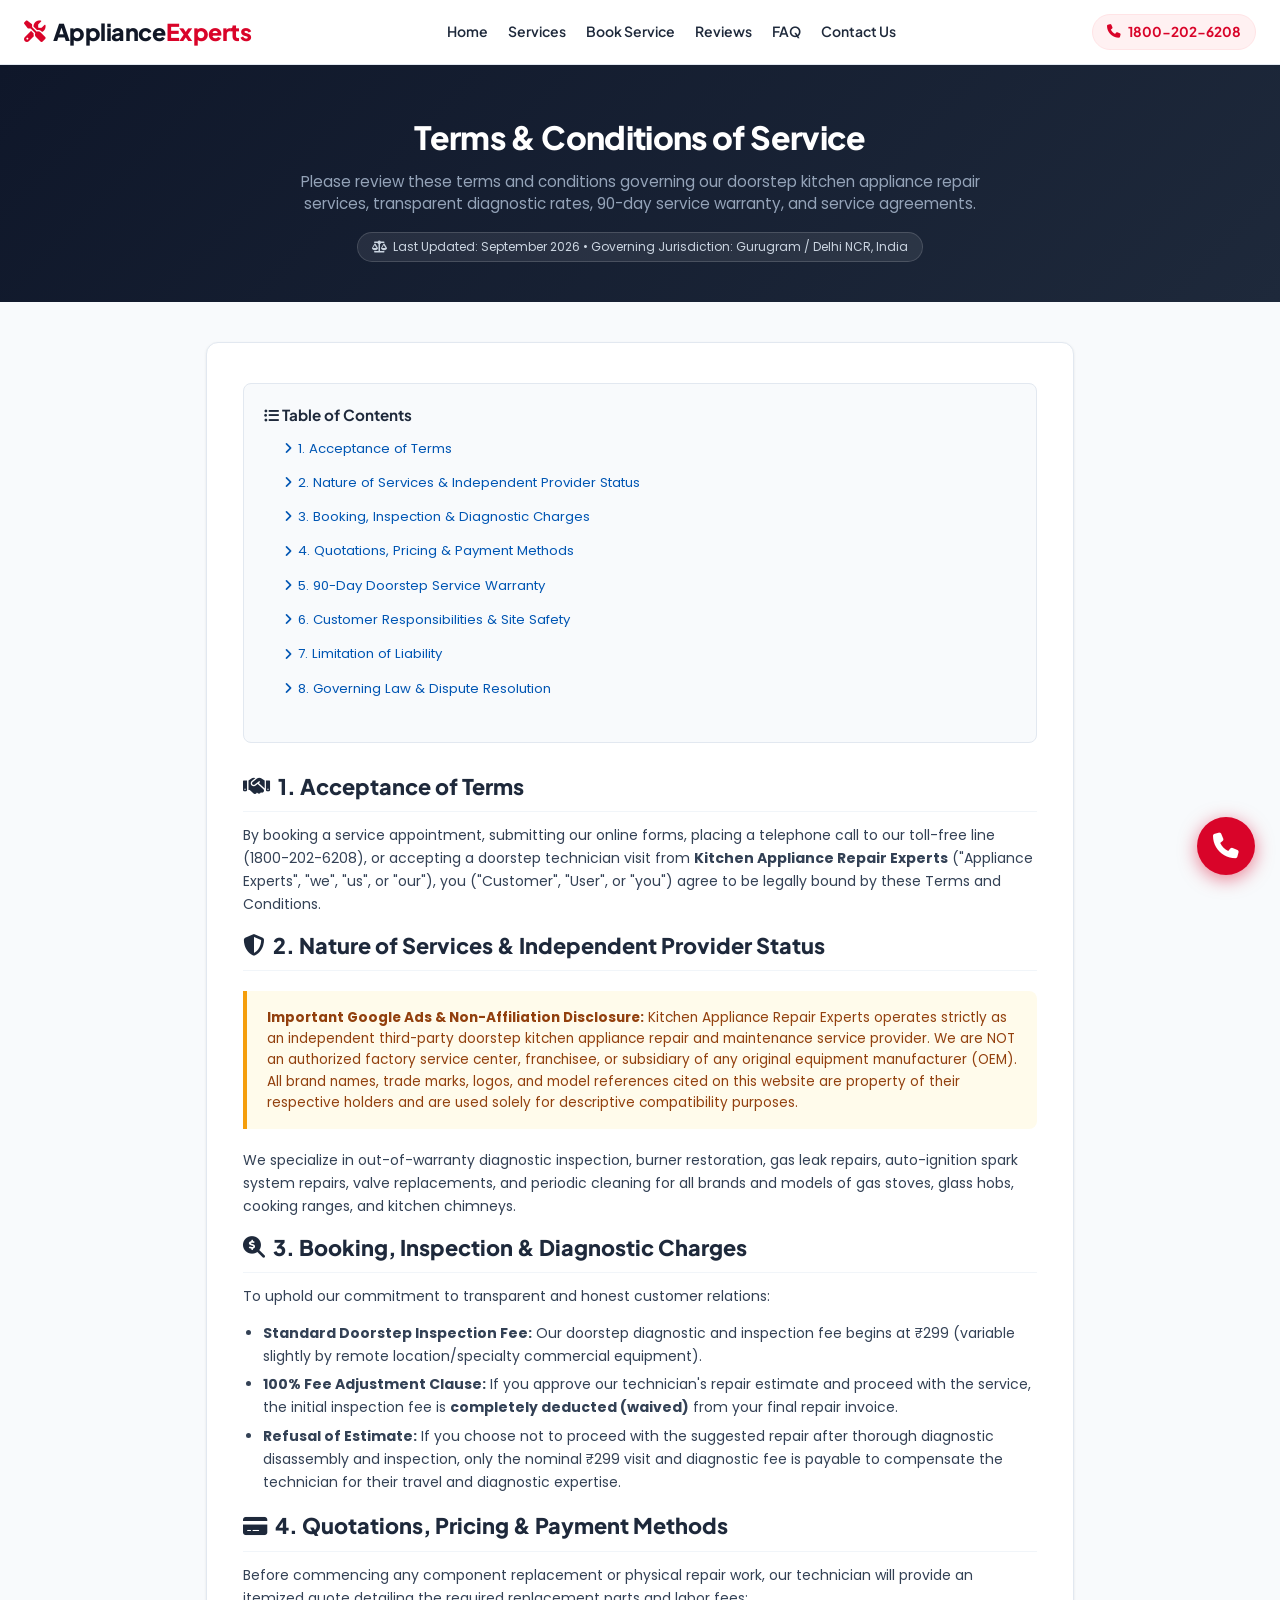
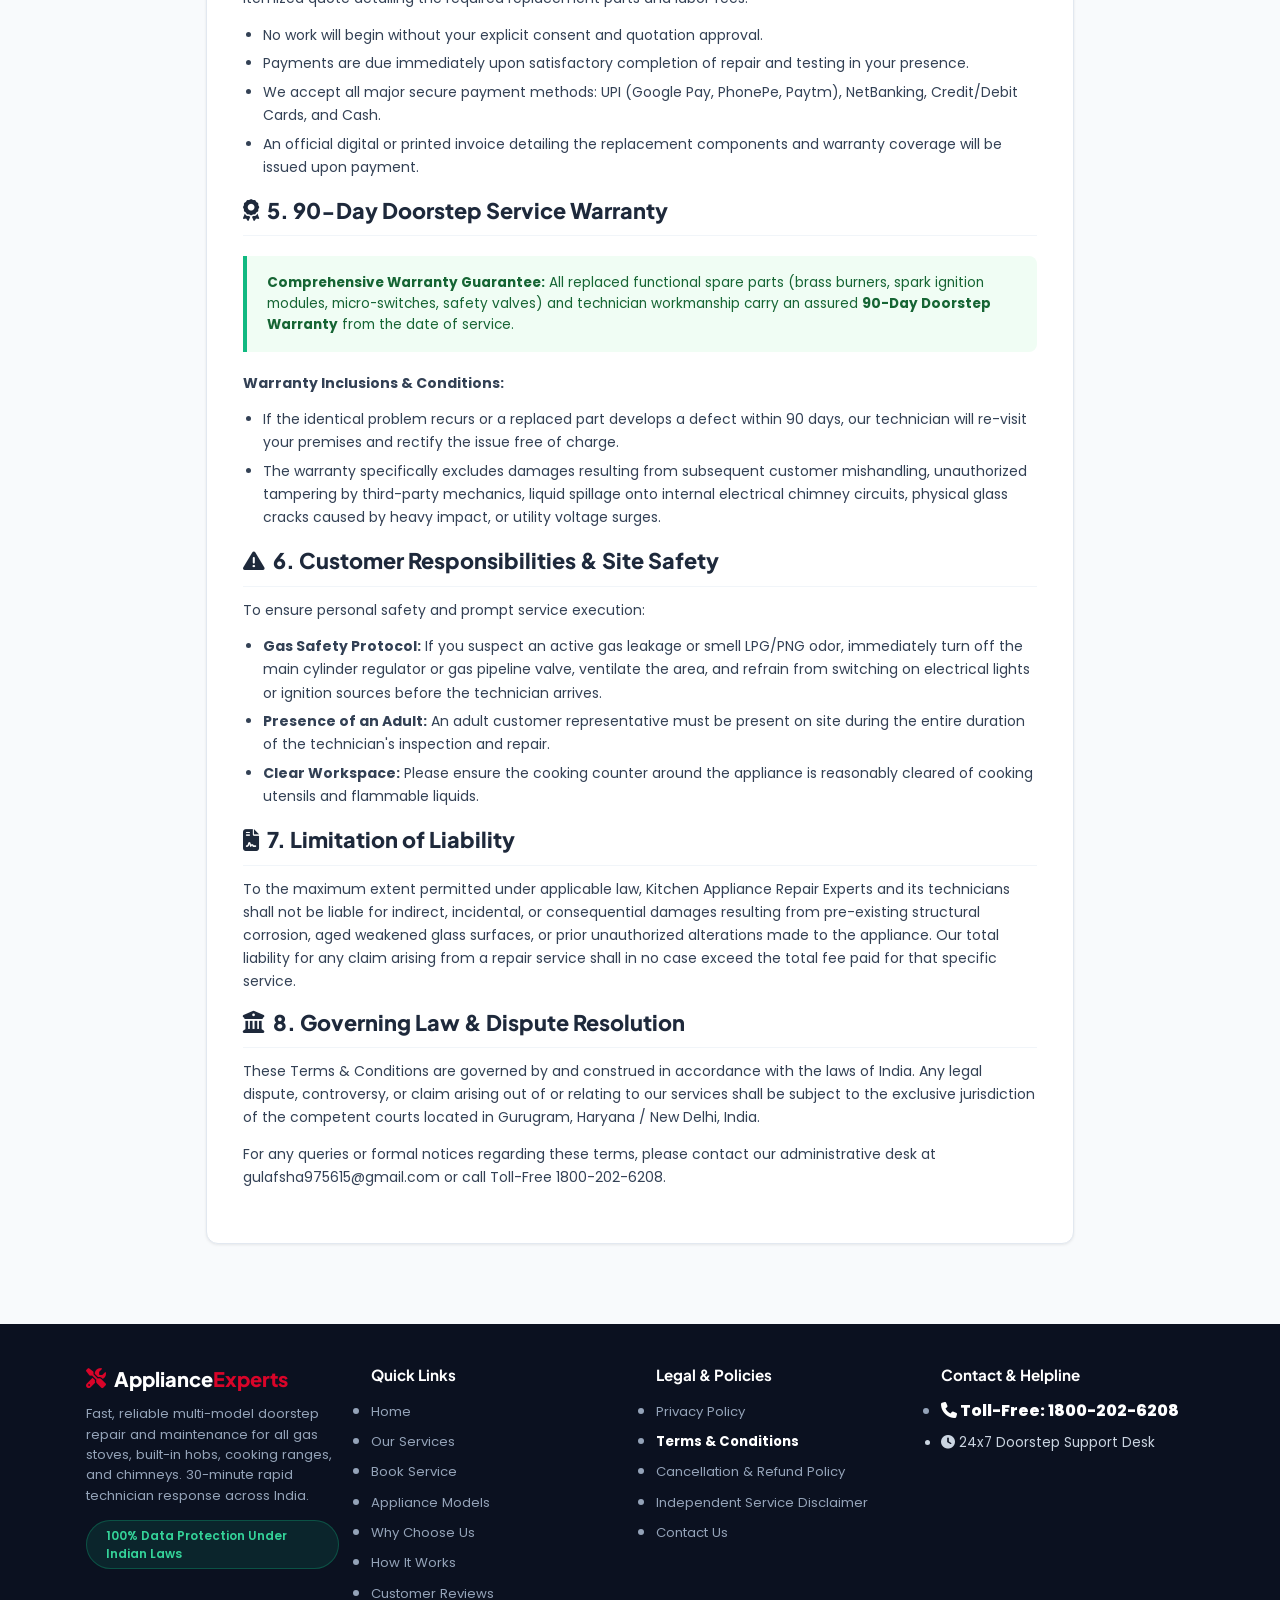
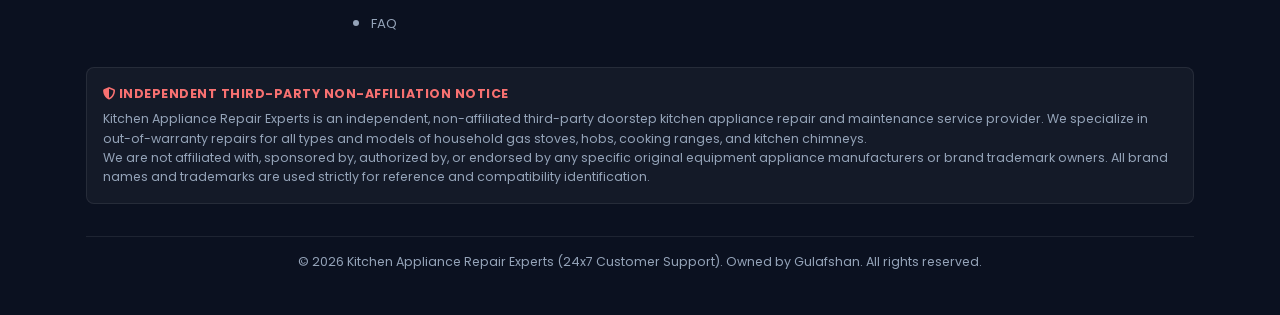
<file: terms.html>
<!DOCTYPE html>
<html lang="en">
<head>
  <meta charset="UTF-8">
  <meta name="viewport" content="width=device-width, initial-scale=1.0">
  <meta name="robots" content="index, follow">
  <meta name="theme-color" content="#D90429">
  <meta name="description" content="Terms and Conditions of Appliance Experts. Read our service agreements, diagnostic fee guidelines, 90-day warranty coverage, and customer rights for doorstep gas stove and hob repair.">
  <title>Terms & Conditions | Gas Stove & Kitchen Appliance Repair Experts</title>

  <!-- Open Graph -->
  <meta property="og:type" content="website">
  <meta property="og:title" content="Terms & Conditions | Appliance Experts">
  <meta property="og:description" content="Transparent service terms, upfront pricing, 90-day doorstep warranty, and independent service provider terms.">
  <meta property="og:image" content="images/brand-banner.jpg">

  <!-- Google Fonts -->
  <link rel="preconnect" href="https://fonts.googleapis.com">
  <link rel="preconnect" href="https://fonts.gstatic.com" crossorigin>
  <link href="https://fonts.googleapis.com/css2?family=Plus+Jakarta+Sans:wght@500;600;700;800&family=Poppins:wght@300;400;500;600;700;800&display=swap" rel="stylesheet">

  <!-- FontAwesome -->
  <link rel="stylesheet" href="https://cdnjs.cloudflare.com/ajax/libs/font-awesome/6.4.0/css/all.min.css">

  <!-- CSS Stylesheet -->
  <link rel="stylesheet" href="style.css">
</head>
<body>

  <!-- Header with Brand & Navigation -->
  <header class="brand-competitor-header">
    <a href="index.html" class="header-logo-container" aria-label="Appliance Repair Experts Home">
      <div class="header-text-brand">
        <i class="fa-solid fa-screwdriver-wrench"></i>
        <span>Appliance<span class="brand-highlight">Experts</span></span>
      </div>
    </a>

    <ul class="brand-nav-links">
      <li><a href="index.html">Home</a></li>
      <li><a href="index.html#services">Services</a></li>
      <li><a href="index.html#contact">Book Service</a></li>
      <li><a href="index.html#reviews">Reviews</a></li>
      <li><a href="index.html#faq">FAQ</a></li>
      <li><a href="contact.html">Contact Us</a></li>
    </ul>

    <a href="tel:18002026208" class="header-cta-phone">
      <i class="fa-solid fa-phone"></i> 1800-202-6208
    </a>
  </header>

  <!-- Mobile Quick Nav -->
  <div class="mobile-quick-nav">
    <a href="index.html"><i class="fa-solid fa-house"></i> Home</a>
    <a href="index.html#services"><i class="fa-solid fa-fire-burner"></i> Services</a>
    <a href="index.html#contact"><i class="fa-solid fa-calendar-check"></i> Book Service</a>
    <a href="index.html#reviews"><i class="fa-solid fa-star"></i> Reviews</a>
    <a href="contact.html"><i class="fa-solid fa-headset"></i> Contact Us</a>
  </div>

  <!-- Hero Section -->
  <section class="legal-hero-section">
    <div class="container">
      <h1>Terms & Conditions of Service</h1>
      <p>Please review these terms and conditions governing our doorstep kitchen appliance repair services, transparent diagnostic rates, 90-day service warranty, and service agreements.</p>
      <div class="legal-last-updated">
        <i class="fa-solid fa-scale-balanced"></i> Last Updated: September 2026 &bull; Governing Jurisdiction: Gurugram / Delhi NCR, India
      </div>
    </div>
  </section>

  <!-- Main Legal Content -->
  <section class="legal-content-section">
    <div class="container legal-container">
      <div class="legal-card">

        <!-- Quick Navigation -->
        <div class="legal-toc">
          <div class="legal-toc-title"><i class="fa-solid fa-list-ul"></i> Table of Contents</div>
          <ul class="legal-toc-list">
            <li><a href="#t1"><i class="fa-solid fa-angle-right"></i> 1. Acceptance of Terms</a></li>
            <li><a href="#t2"><i class="fa-solid fa-angle-right"></i> 2. Nature of Services & Independent Provider Status</a></li>
            <li><a href="#t3"><i class="fa-solid fa-angle-right"></i> 3. Booking, Inspection & Diagnostic Charges</a></li>
            <li><a href="#t4"><i class="fa-solid fa-angle-right"></i> 4. Quotations, Pricing & Payment Methods</a></li>
            <li><a href="#t5"><i class="fa-solid fa-angle-right"></i> 5. 90-Day Doorstep Service Warranty</a></li>
            <li><a href="#t6"><i class="fa-solid fa-angle-right"></i> 6. Customer Responsibilities & Site Safety</a></li>
            <li><a href="#t7"><i class="fa-solid fa-angle-right"></i> 7. Limitation of Liability</a></li>
            <li><a href="#t8"><i class="fa-solid fa-angle-right"></i> 8. Governing Law & Dispute Resolution</a></li>
          </ul>
        </div>

        <div id="t1">
          <h2><i class="fa-solid fa-handshake"></i> 1. Acceptance of Terms</h2>
          <p>
            By booking a service appointment, submitting our online forms, placing a telephone call to our toll-free line (1800-202-6208), or accepting a doorstep technician visit from <strong>Kitchen Appliance Repair Experts</strong> ("Appliance Experts", "we", "us", or "our"), you ("Customer", "User", or "you") agree to be legally bound by these Terms and Conditions.
          </p>
        </div>

        <div id="t2">
          <h2><i class="fa-solid fa-shield-halved"></i> 2. Nature of Services & Independent Provider Status</h2>
          <div class="legal-highlight-box warning">
            <strong>Important Google Ads & Non-Affiliation Disclosure:</strong> Kitchen Appliance Repair Experts operates strictly as an independent third-party doorstep kitchen appliance repair and maintenance service provider. We are NOT an authorized factory service center, franchisee, or subsidiary of any original equipment manufacturer (OEM). All brand names, trade marks, logos, and model references cited on this website are property of their respective holders and are used solely for descriptive compatibility purposes.
          </div>
          <p>
            We specialize in out-of-warranty diagnostic inspection, burner restoration, gas leak repairs, auto-ignition spark system repairs, valve replacements, and periodic cleaning for all brands and models of gas stoves, glass hobs, cooking ranges, and kitchen chimneys.
          </p>
        </div>

        <div id="t3">
          <h2><i class="fa-solid fa-magnifying-glass-dollar"></i> 3. Booking, Inspection & Diagnostic Charges</h2>
          <p>
            To uphold our commitment to transparent and honest customer relations:
          </p>
          <ul>
            <li><strong>Standard Doorstep Inspection Fee:</strong> Our doorstep diagnostic and inspection fee begins at ₹299 (variable slightly by remote location/specialty commercial equipment).</li>
            <li><strong>100% Fee Adjustment Clause:</strong> If you approve our technician's repair estimate and proceed with the service, the initial inspection fee is <strong>completely deducted (waived)</strong> from your final repair invoice.</li>
            <li><strong>Refusal of Estimate:</strong> If you choose not to proceed with the suggested repair after thorough diagnostic disassembly and inspection, only the nominal ₹299 visit and diagnostic fee is payable to compensate the technician for their travel and diagnostic expertise.</li>
          </ul>
        </div>

        <div id="t4">
          <h2><i class="fa-solid fa-credit-card"></i> 4. Quotations, Pricing & Payment Methods</h2>
          <p>
            Before commencing any component replacement or physical repair work, our technician will provide an itemized quote detailing the required replacement parts and labor fees:
          </p>
          <ul>
            <li>No work will begin without your explicit consent and quotation approval.</li>
            <li>Payments are due immediately upon satisfactory completion of repair and testing in your presence.</li>
            <li>We accept all major secure payment methods: UPI (Google Pay, PhonePe, Paytm), NetBanking, Credit/Debit Cards, and Cash.</li>
            <li>An official digital or printed invoice detailing the replacement components and warranty coverage will be issued upon payment.</li>
          </ul>
        </div>

        <div id="t5">
          <h2><i class="fa-solid fa-award"></i> 5. 90-Day Doorstep Service Warranty</h2>
          <div class="legal-highlight-box success">
            <strong>Comprehensive Warranty Guarantee:</strong> All replaced functional spare parts (brass burners, spark ignition modules, micro-switches, safety valves) and technician workmanship carry an assured <strong>90-Day Doorstep Warranty</strong> from the date of service.
          </div>
          <p><strong>Warranty Inclusions & Conditions:</strong></p>
          <ul>
            <li>If the identical problem recurs or a replaced part develops a defect within 90 days, our technician will re-visit your premises and rectify the issue free of charge.</li>
            <li>The warranty specifically excludes damages resulting from subsequent customer mishandling, unauthorized tampering by third-party mechanics, liquid spillage onto internal electrical chimney circuits, physical glass cracks caused by heavy impact, or utility voltage surges.</li>
          </ul>
        </div>

        <div id="t6">
          <h2><i class="fa-solid fa-triangle-exclamation"></i> 6. Customer Responsibilities & Site Safety</h2>
          <p>To ensure personal safety and prompt service execution:</p>
          <ul>
            <li><strong>Gas Safety Protocol:</strong> If you suspect an active gas leakage or smell LPG/PNG odor, immediately turn off the main cylinder regulator or gas pipeline valve, ventilate the area, and refrain from switching on electrical lights or ignition sources before the technician arrives.</li>
            <li><strong>Presence of an Adult:</strong> An adult customer representative must be present on site during the entire duration of the technician's inspection and repair.</li>
            <li><strong>Clear Workspace:</strong> Please ensure the cooking counter around the appliance is reasonably cleared of cooking utensils and flammable liquids.</li>
          </ul>
        </div>

        <div id="t7">
          <h2><i class="fa-solid fa-file-contract"></i> 7. Limitation of Liability</h2>
          <p>
            To the maximum extent permitted under applicable law, Kitchen Appliance Repair Experts and its technicians shall not be liable for indirect, incidental, or consequential damages resulting from pre-existing structural corrosion, aged weakened glass surfaces, or prior unauthorized alterations made to the appliance. Our total liability for any claim arising from a repair service shall in no case exceed the total fee paid for that specific service.
          </p>
        </div>

        <div id="t8">
          <h2><i class="fa-solid fa-building-columns"></i> 8. Governing Law & Dispute Resolution</h2>
          <p>
            These Terms & Conditions are governed by and construed in accordance with the laws of India. Any legal dispute, controversy, or claim arising out of or relating to our services shall be subject to the exclusive jurisdiction of the competent courts located in Gurugram, Haryana / New Delhi, India.
          </p>
          <p>
            For any queries or formal notices regarding these terms, please contact our administrative desk at <a href="mailto:gulafsha975615@gmail.com">gulafsha975615@gmail.com</a> or call Toll-Free <a href="tel:18002026208">1800-202-6208</a>.
          </p>
        </div>

      </div>
    </div>
  </section>

  <!-- Footer with All Policy & Contact Links -->
  <footer class="footer">
    <div class="container footer-grid">
      <div class="footer-about">
        <div class="logo-img-wrapper">
          <i class="fa-solid fa-screwdriver-wrench"></i>
          <span>Appliance<span class="brand-highlight">Experts</span></span>
        </div>
        <p>
          Fast, reliable multi-model doorstep repair and maintenance for all gas stoves, built-in hobs, cooking ranges, and chimneys. 30-minute rapid technician response across India.
        </p>
        <div class="footer-trust-badge">
          <i class="fa-solid fa-shield-check"></i> 100% Data Protection Under Indian Laws
        </div>
      </div>

      <div class="footer-links-col">
        <h4 class="footer-title">Quick Links</h4>
        <ul class="footer-links">
          <li><a href="index.html">Home</a></li>
          <li><a href="index.html#services">Our Services</a></li>
          <li><a href="index.html#contact">Book Service</a></li>
          <li><a href="index.html#models">Appliance Models</a></li>
          <li><a href="index.html#why-us">Why Choose Us</a></li>
          <li><a href="index.html#how-it-works">How It Works</a></li>
          <li><a href="index.html#reviews">Customer Reviews</a></li>
          <li><a href="index.html#faq">FAQ</a></li>
        </ul>
      </div>

      <div class="footer-links-col">
        <h4 class="footer-title">Legal & Policies</h4>
        <ul class="footer-links">
          <li><a href="privacy-policy.html">Privacy Policy</a></li>
          <li><a href="terms.html" style="color: #FFFFFF; font-weight: 700;">Terms & Conditions</a></li>
          <li><a href="refund-policy.html">Cancellation & Refund Policy</a></li>
          <li><a href="disclaimer.html">Independent Service Disclaimer</a></li>
          <li><a href="contact.html">Contact Us</a></li>
        </ul>
      </div>

      <div class="footer-services">
        <h4 class="footer-title">Contact & Helpline</h4>
        <ul class="footer-links">
          <li><a href="tel:18002026208" class="footer-phone-highlight"><i class="fa-solid fa-phone"></i> Toll-Free: 1800-202-6208</a></li>
          <li style="color: #cbd5e1; font-size: 0.85rem; margin-top: 0.25rem;"><i class="fa-solid fa-clock"></i> 24x7 Doorstep Support Desk</li>
        </ul>
      </div>

      <!-- Third-Party Non-Affiliation Disclaimer Banner -->
      <div class="disclaimer-footer-box">
        <p class="disclaimer-title"><i class="fa-solid fa-shield-halved"></i> Independent Third-Party Non-Affiliation Notice</p>
        <p>Kitchen Appliance Repair Experts is an independent, non-affiliated third-party doorstep kitchen appliance repair and maintenance service provider. We specialize in out-of-warranty repairs for all types and models of household gas stoves, hobs, cooking ranges, and kitchen chimneys.</p>
        <p>We are not affiliated with, sponsored by, authorized by, or endorsed by any specific original equipment appliance manufacturers or brand trademark owners. All brand names and trademarks are used strictly for reference and compatibility identification.</p>
      </div>

      <div class="footer-bottom">
        <p>&copy; 2026 Kitchen Appliance Repair Experts (24x7 Customer Support). Owned by Gulafshan. All rights reserved.</p>
      </div>
    </div>
  </footer>

  <!-- Floating Call Pulse Button -->
  <a href="tel:18002026208" class="btn-call-pulse" aria-label="Call Toll-Free 1800-202-6208">
    <i class="fa-solid fa-phone"></i>
  </a>

  <!-- Mobile Fixed Call Now Bottom Strip -->
  <div class="footer-oll-now">
    <a href="tel:18002026208" class="col-now-footer">
      <i class="fa-solid fa-phone"></i> Call Now : 1800-202-6208 (Toll Free)
    </a>
  </div>

</body>
</html>
</file>
<file: style.css>
/* ==========================================================================
   Gas Stove Repair Service - Mobile-First High Converting Landing Page
   ========================================================================== */

:root {
  --color-primary: #D90429;
  --color-primary-hover: #b80020;
  --color-blue: #0056b3;
  --color-blue-hover: #004494;
  --color-whatsapp: #25D366;
  --color-whatsapp-hover: #1eb956;
  
  --color-dark: #1E293B;
  --color-dark-bg: #0F172A;
  --color-text-main: #2D3748;
  --color-text-muted: #64748B;
  --color-bg-light: #F8FAFC;
  --color-border: #E2E8F0;
  --color-white: #FFFFFF;

  --font-main: 'Poppins', -apple-system, BlinkMacSystemFont, 'Segoe UI', Roboto, sans-serif;
  --font-heading: 'Plus Jakarta Sans', -apple-system, BlinkMacSystemFont, 'Segoe UI', Roboto, sans-serif;

  --shadow-sm: 0 1px 3px rgba(0,0,0,0.08);
  --shadow-md: 0 4px 12px rgba(0,0,0,0.08);
  --shadow-lg: 0 10px 25px rgba(0,0,0,0.1);
  --radius-sm: 6px;
  --radius-md: 8px;
  --radius-lg: 12px;
}

*, *::before, *::after {
  box-sizing: border-box;
  margin: 0;
  padding: 0;
}

html {
  scroll-behavior: smooth;
  font-size: 16px;
  overflow-x: hidden;
}

body {
  font-family: var(--font-main);
  background-color: var(--color-bg-light);
  color: var(--color-text-main);
  line-height: 1.5;
  overflow-x: hidden;
  width: 100%;
  padding-bottom: 68px; /* Dedicated space for sticky mobile bottom bar */
}

@media (min-width: 992px) {
  body {
    padding-bottom: 0;
  }
}

img {
  max-width: 100%;
  height: auto;
  display: block;
}

a {
  text-decoration: none;
  color: inherit;
}

.container {
  width: 100%;
  max-width: 1140px;
  margin: 0 auto;
  padding: 0 1rem;
}

/* ==========================================================================
   Header: Centered Brand Title (Mobile Optimized)
   ========================================================================== */
.brand-competitor-header {
  background: #FFFFFF;
  padding: 0.85rem 1rem;
  border-bottom: 1px solid var(--color-border);
  text-align: center;
  box-shadow: 0 1px 4px rgba(0,0,0,0.04);
  position: sticky;
  top: 0;
  z-index: 990;
}

.header-logo-container {
  display: inline-flex;
  align-items: center;
  justify-content: center;
}

.header-text-brand {
  display: flex;
  align-items: center;
  gap: 0.45rem;
  font-family: var(--font-heading);
  font-size: 1.45rem;
  font-weight: 800;
  color: #111827;
  letter-spacing: -0.02em;
}

.header-text-brand i {
  color: var(--color-primary);
  font-size: 1.35rem;
}

.brand-highlight {
  color: var(--color-primary);
}

/* ==========================================================================
   Hero Banner
   ========================================================================== */
.brand-hero-banner-wrap {
  width: 100%;
  max-width: 1140px;
  margin: 0.75rem auto 0;
  padding: 0 1rem;
}

.brand-hero-banner-wrap img {
  width: 100%;
  height: 220px;
  object-fit: cover;
  border-radius: var(--radius-md);
  box-shadow: var(--shadow-sm);
}

@media (min-width: 768px) {
  .brand-hero-banner-wrap img {
    height: 380px;
    border-radius: var(--radius-lg);
  }
}

/* ==========================================================================
   Blue Service Bar (Clean & Compact on Mobile)
   ========================================================================== */
.brand-service-bar {
  background: var(--color-blue);
  color: #FFFFFF;
  text-align: center;
  padding: 1.75rem 1rem;
  margin-top: 0.75rem;
}

.service-title {
  font-family: var(--font-heading);
  font-size: 1.5rem;
  font-weight: 800;
  line-height: 1.25;
  margin-bottom: 0.4rem;
  letter-spacing: -0.02em;
}

.service-subtitle {
  font-size: 0.9rem;
  color: #DBEAFE;
  margin-bottom: 1.15rem;
  line-height: 1.4;
}

.brand-call-now-btn {
  background: var(--color-primary);
  color: #FFFFFF;
  font-family: var(--font-heading);
  font-size: 1rem;
  font-weight: 700;
  padding: 0.85rem 1.5rem;
  border-radius: var(--radius-md);
  display: inline-flex;
  align-items: center;
  justify-content: center;
  gap: 0.5rem;
  width: 100%;
  max-width: 340px;
  box-shadow: 0 4px 12px rgba(217, 4, 41, 0.4);
  transition: transform 0.2s, background 0.2s;
}

.brand-call-now-btn:active, .brand-call-now-btn:hover {
  background: var(--color-primary-hover);
  transform: translateY(-1px);
}

@media (min-width: 768px) {
  .service-title {
    font-size: 2rem;
  }
  .service-subtitle {
    font-size: 1.05rem;
  }
}

/* ==========================================================================
   Book Technician Visit Section
   ========================================================================== */
.brand-booking-section {
  padding: 2.25rem 0;
  background: #FFFFFF;
}

.brand-booking-container {
  max-width: 600px;
}

.brand-booking-header {
  text-align: center;
  margin-bottom: 1.25rem;
}

.brand-booking-header h2 {
  font-family: var(--font-heading);
  font-size: 1.5rem;
  font-weight: 800;
  color: var(--color-dark);
  margin-bottom: 0.25rem;
  line-height: 1.25;
}

.brand-booking-header p {
  font-size: 0.875rem;
  color: var(--color-text-muted);
}

.brand-form-card {
  background: #FFFFFF;
  border: 1px solid var(--color-border);
  border-radius: var(--radius-lg);
  padding: 1.5rem 1.15rem;
  box-shadow: var(--shadow-sm);
}

.direct-booking-form {
  display: flex;
  flex-direction: column;
  gap: 0.85rem;
}

.brand-form-group {
  width: 100%;
}

.form-row-2col {
  display: grid;
  grid-template-columns: 1fr;
  gap: 0.85rem;
}

@media (min-width: 480px) {
  .form-row-2col {
    grid-template-columns: 1fr 1fr;
  }
}

.brand-form-control {
  width: 100%;
  padding: 0.75rem 0.85rem;
  font-size: 0.9rem;
  border: 1.5px solid #CBD5E1;
  border-radius: var(--radius-md);
  background: #F8FAFC;
  color: var(--color-text-main);
  transition: border-color 0.2s, background 0.2s;
  -webkit-appearance: none;
  appearance: none;
}

select.brand-form-control {
  background-image: url("data:image/svg+xml,%3Csvg xmlns='http://www.w3.org/2000/svg' fill='none' viewBox='0 0 24 24' stroke='%2364748b'%3E%3Cpath stroke-linecap='round' stroke-linejoin='round' stroke-width='2' d='M19 9l-7 7-7-7'%3E%3C/path%3E%3C/svg%3E");
  background-repeat: no-repeat;
  background-position: right 0.75rem center;
  background-size: 1rem;
  padding-right: 2rem;
}

.brand-form-control:focus {
  outline: none;
  border-color: var(--color-primary);
  background: #FFFFFF;
  box-shadow: 0 0 0 3px rgba(217, 4, 41, 0.1);
}

.brand-submit-btn {
  width: 100%;
  background: linear-gradient(135deg, #FF6B00 0%, #D90429 100%);
  color: #FFFFFF;
  font-family: var(--font-heading);
  font-size: 1.05rem;
  font-weight: 800;
  padding: 0.9rem;
  border: none;
  border-radius: var(--radius-md);
  cursor: pointer;
  display: flex;
  align-items: center;
  justify-content: center;
  gap: 0.5rem;
  box-shadow: 0 4px 14px rgba(217, 4, 41, 0.35);
  transition: transform 0.2s, box-shadow 0.2s;
}

.brand-submit-btn:active {
  transform: translateY(1px);
}

/* ==========================================================================
   Section Tags & Titles
   ========================================================================== */
.cata-section-heading {
  text-align: center;
  max-width: 680px;
  margin: 0 auto 1.75rem;
}

.section-tag-pill {
  display: inline-block;
  background: #FEE2E2;
  color: var(--color-primary);
  font-size: 0.75rem;
  font-weight: 700;
  text-transform: uppercase;
  letter-spacing: 0.05em;
  padding: 0.25rem 0.75rem;
  border-radius: 50px;
  margin-bottom: 0.45rem;
}

.cata-section-heading h2 {
  font-family: var(--font-heading);
  font-size: 1.4rem;
  font-weight: 800;
  color: var(--color-dark);
  margin-bottom: 0.35rem;
  line-height: 1.3;
  letter-spacing: -0.02em;
}

.cata-section-heading p {
  font-size: 0.85rem;
  color: var(--color-text-muted);
  line-height: 1.45;
}

@media (min-width: 768px) {
  .cata-section-heading h2 {
    font-size: 1.85rem;
  }
  .cata-section-heading p {
    font-size: 0.95rem;
  }
}

/* ==========================================================================
   About Section (Mobile Optimized)
   ========================================================================== */
.cata-about-section {
  padding: 2.5rem 0;
  background: #F8FAFC;
}

.cata-about-grid {
  display: grid;
  grid-template-columns: 1fr;
  gap: 1.5rem;
  align-items: center;
}

@media (min-width: 992px) {
  .cata-about-grid {
    grid-template-columns: 1fr 1.2fr;
    gap: 2.5rem;
  }
}

.cata-about-image img {
  width: 100%;
  height: 240px;
  border-radius: var(--radius-md);
  box-shadow: var(--shadow-sm);
  object-fit: cover;
}

@media (min-width: 768px) {
  .cata-about-image img {
    height: 380px;
    border-radius: var(--radius-lg);
  }
}

.cata-about-content h3 {
  font-family: var(--font-heading);
  font-size: 1.25rem;
  font-weight: 800;
  color: var(--color-dark);
  margin-bottom: 0.65rem;
  line-height: 1.3;
}

.cata-about-content p {
  font-size: 0.875rem;
  color: #475569;
  line-height: 1.6;
  margin-bottom: 1.15rem;
}

.cata-about-list {
  display: grid;
  grid-template-columns: 1fr;
  gap: 0.65rem;
}

@media (min-width: 480px) {
  .cata-about-list {
    grid-template-columns: 1fr 1fr;
  }
}

.cata-about-list div {
  display: flex;
  align-items: center;
  gap: 0.5rem;
  font-size: 0.875rem;
  font-weight: 600;
  color: var(--color-dark);
}

.cata-about-list div i {
  color: var(--color-primary);
  font-size: 1rem;
}

/* ==========================================================================
   Models We Repair Section (Mobile 2-Column Responsive Grid)
   ========================================================================== */
.cata-model-section {
  padding: 2.5rem 0;
  background: #FFFFFF;
}

.cata-model-grid {
  display: grid;
  grid-template-columns: repeat(2, 1fr);
  gap: 0.85rem;
}

@media (min-width: 768px) {
  .cata-model-grid {
    grid-template-columns: repeat(auto-fit, minmax(220px, 1fr));
    gap: 1.5rem;
  }
}

.cata-model-card {
  background: #FFFFFF;
  border: 1px solid var(--color-border);
  border-radius: var(--radius-md);
  padding: 0.85rem;
  text-align: center;
  box-shadow: 0 1px 3px rgba(0,0,0,0.04);
  display: flex;
  flex-direction: column;
}

.cata-model-card img {
  width: 100%;
  height: 120px;
  object-fit: cover;
  border-radius: var(--radius-sm);
  margin-bottom: 0.65rem;
}

@media (min-width: 768px) {
  .cata-model-card img {
    height: 160px;
  }
}

.cata-model-card h3 {
  font-family: var(--font-heading);
  font-size: 0.875rem;
  font-weight: 700;
  color: var(--color-dark);
  margin-bottom: 0.75rem;
  flex: 1;
  line-height: 1.3;
}

.model-card-call-btn {
  background: var(--color-primary);
  color: #FFFFFF;
  font-weight: 700;
  font-size: 0.8rem;
  padding: 0.55rem 0.65rem;
  border-radius: var(--radius-sm);
  display: inline-flex;
  align-items: center;
  justify-content: center;
  gap: 0.35rem;
  transition: background 0.2s;
}

.model-card-call-btn:hover {
  background: var(--color-primary-hover);
}

/* ==========================================================================
   Why Choose Us Section
   ========================================================================== */
.cata-why-section {
  padding: 2.5rem 0;
  background: #F8FAFC;
}

.cata-why-grid {
  display: grid;
  grid-template-columns: 1fr;
  gap: 0.85rem;
}

@media (min-width: 576px) {
  .cata-why-grid {
    grid-template-columns: repeat(2, 1fr);
  }
}

@media (min-width: 992px) {
  .cata-why-grid {
    grid-template-columns: repeat(3, 1fr);
    gap: 1.5rem;
  }
}

.cata-why-card {
  background: #FFFFFF;
  border: 1px solid var(--color-border);
  border-radius: var(--radius-md);
  padding: 1.25rem 1rem;
  text-align: center;
  box-shadow: 0 1px 3px rgba(0,0,0,0.04);
}

.cata-why-card i {
  font-size: 1.6rem;
  color: var(--color-primary);
  margin-bottom: 0.65rem;
}

.cata-why-card h3 {
  font-family: var(--font-heading);
  font-size: 1.05rem;
  font-weight: 700;
  color: var(--color-dark);
  margin-bottom: 0.35rem;
}

.cata-why-card p {
  font-size: 0.825rem;
  color: var(--color-text-muted);
  line-height: 1.45;
}

/* ==========================================================================
   CTA Section (Calls Focused)
   ========================================================================== */
.cata-cta-section {
  padding: 2.75rem 0;
  background: linear-gradient(rgba(15, 23, 42, 0.94), rgba(15, 23, 42, 0.94)), url('images/brand-banner.jpg') center/cover no-repeat;
  color: #FFFFFF;
  text-align: center;
}

.cata-cta-wrapper {
  display: flex;
  flex-direction: column;
  align-items: center;
  gap: 1.25rem;
}

.cata-cta-badge {
  display: inline-block;
  background: var(--color-primary);
  color: #FFFFFF;
  font-size: 0.75rem;
  font-weight: 700;
  text-transform: uppercase;
  padding: 0.2rem 0.65rem;
  border-radius: 50px;
  margin-bottom: 0.4rem;
}

.cata-cta-content h2 {
  font-family: var(--font-heading);
  font-size: 1.45rem;
  font-weight: 800;
  margin-bottom: 0.5rem;
  line-height: 1.3;
}

.cata-cta-content p {
  font-size: 0.875rem;
  color: #CBD5E1;
  line-height: 1.55;
  max-width: 580px;
  margin: 0 auto;
}

.cata-call-btn {
  background: var(--color-primary);
  color: #FFFFFF;
  font-weight: 700;
  font-size: 1rem;
  padding: 0.85rem 1.5rem;
  border-radius: var(--radius-md);
  display: inline-flex;
  align-items: center;
  justify-content: center;
  gap: 0.5rem;
  width: 100%;
  max-width: 320px;
  box-shadow: 0 4px 12px rgba(217, 4, 41, 0.4);
}

/* ==========================================================================
   Services Section
   ========================================================================== */
.cata-services-section {
  padding: 2.5rem 0;
  background: #FFFFFF;
}

.cata-service-grid {
  display: grid;
  grid-template-columns: repeat(2, 1fr);
  gap: 0.85rem;
}

@media (min-width: 768px) {
  .cata-service-grid {
    grid-template-columns: repeat(auto-fit, minmax(240px, 1fr));
    gap: 1.25rem;
  }
}

.cata-service-card {
  background: #F8FAFC;
  border: 1px solid var(--color-border);
  border-radius: var(--radius-md);
  padding: 1.15rem 0.85rem;
  text-align: center;
}

.cata-service-card i {
  font-size: 1.5rem;
  color: var(--color-primary);
  margin-bottom: 0.5rem;
}

.cata-service-card h3 {
  font-family: var(--font-heading);
  font-size: 0.95rem;
  font-weight: 700;
  color: var(--color-dark);
  margin-bottom: 0.35rem;
  line-height: 1.3;
}

.cata-service-card p {
  font-size: 0.78rem;
  color: var(--color-text-muted);
  line-height: 1.4;
}

/* ==========================================================================
   How It Works
   ========================================================================== */
.how-it-works-wrap {
  padding: 2.5rem 0;
  background: #F8FAFC;
}

.how-steps-grid {
  display: grid;
  grid-template-columns: repeat(2, 1fr);
  gap: 0.85rem;
}

@media (min-width: 768px) {
  .how-steps-grid {
    grid-template-columns: repeat(4, 1fr);
  }
}

.how-step-card {
  background: #FFFFFF;
  border: 1px solid var(--color-border);
  border-radius: var(--radius-md);
  padding: 1.25rem 0.85rem;
  text-align: center;
  box-shadow: 0 1px 3px rgba(0,0,0,0.04);
}

.how-step-badge {
  width: 36px;
  height: 36px;
  background: var(--color-primary);
  color: #FFFFFF;
  border-radius: 50%;
  font-size: 1rem;
  font-weight: 800;
  display: flex;
  align-items: center;
  justify-content: center;
  margin: 0 auto 0.65rem;
}

.how-step-card h3 {
  font-family: var(--font-heading);
  font-size: 0.95rem;
  font-weight: 700;
  color: var(--color-dark);
  margin-bottom: 0.3rem;
}

.how-step-card p {
  font-size: 0.78rem;
  color: var(--color-text-muted);
  line-height: 1.4;
}

/* ==========================================================================
   FAQ Section
   ========================================================================== */
.cata-faq-section {
  padding: 2.5rem 0;
  background: #FFFFFF;
}

.cata-faq-wrapper {
  max-width: 750px;
  margin: 0 auto;
  display: flex;
  flex-direction: column;
  gap: 0.65rem;
}

.cata-faq-item {
  border: 1px solid var(--color-border);
  border-radius: var(--radius-md);
  overflow: hidden;
  background: #FFFFFF;
}

.cata-faq-item.active {
  border-color: var(--color-primary);
}

.cata-faq-question {
  padding: 0.85rem 1rem;
  display: flex;
  align-items: center;
  justify-content: space-between;
  cursor: pointer;
  font-weight: 700;
  font-size: 0.875rem;
  color: var(--color-dark);
  line-height: 1.35;
}

.cata-faq-item.active .cata-faq-question {
  color: var(--color-primary);
}

.cata-faq-question i {
  transition: transform 0.2s;
  color: var(--color-text-muted);
  font-size: 0.8rem;
  flex-shrink: 0;
  margin-left: 0.5rem;
}

.cata-faq-item.active .cata-faq-question i {
  transform: rotate(180deg);
  color: var(--color-primary);
}

.cata-faq-answer {
  display: none;
  padding: 0 1rem 0.85rem;
  font-size: 0.825rem;
  color: var(--color-text-muted);
  line-height: 1.5;
}

.cata-faq-item.active .cata-faq-answer {
  display: block;
}

/* ==========================================================================
   Footer
   ========================================================================== */
.footer {
  background: #0B1120;
  color: #94A3B8;
  padding: 2.5rem 0 1.25rem;
}

.footer-grid {
  display: grid;
  grid-template-columns: 1fr;
  gap: 1.5rem;
  margin-bottom: 1.5rem;
}

@media (min-width: 768px) {
  .footer-grid {
    grid-template-columns: repeat(auto-fit, minmax(220px, 1fr));
    gap: 2rem;
  }
}

.logo-img-wrapper {
  display: flex;
  align-items: center;
  gap: 0.5rem;
  font-family: var(--font-heading);
  font-size: 1.25rem;
  font-weight: 800;
  color: #FFFFFF;
  margin-bottom: 0.65rem;
}

.logo-img-wrapper i {
  color: var(--color-primary);
}

.footer-about p {
  font-size: 0.825rem;
  line-height: 1.55;
}

.footer-title {
  font-family: var(--font-heading);
  color: #FFFFFF;
  font-size: 0.95rem;
  font-weight: 700;
  margin-bottom: 0.75rem;
}

.footer-links {
  display: flex;
  flex-direction: column;
  gap: 0.4rem;
}

.footer-links a {
  font-size: 0.825rem;
  color: #94A3B8;
}

.footer-phone-highlight {
  font-size: 1rem !important;
  font-weight: 800;
  color: #FFFFFF !important;
}

.disclaimer-footer-box {
  grid-column: 1 / -1;
  background: rgba(255, 255, 255, 0.04);
  border: 1px solid rgba(255, 255, 255, 0.08);
  border-radius: var(--radius-md);
  padding: 1rem;
  font-size: 0.78rem;
  line-height: 1.55;
  color: #94A3B8;
}

.disclaimer-title {
  color: #F87171;
  font-weight: 700;
  text-transform: uppercase;
  letter-spacing: 0.04em;
  margin-bottom: 0.35rem;
}

.footer-bottom {
  grid-column: 1 / -1;
  text-align: center;
  border-top: 1px solid rgba(255, 255, 255, 0.08);
  padding-top: 1rem;
  font-size: 0.78rem;
}

/* ==========================================================================
   Floating Button (Only Desktop - Hidden on Mobile to Prevent Overlap!)
   ========================================================================== */
.btn-call-pulse {
  display: none; /* Completely hidden on mobile */
  position: fixed;
  bottom: 25px;
  right: 25px;
  width: 58px;
  height: 58px;
  background: var(--color-primary);
  color: #FFFFFF;
  border-radius: 50%;
  align-items: center;
  justify-content: center;
  font-size: 1.6rem;
  box-shadow: 0 4px 18px rgba(217, 4, 41, 0.5);
  z-index: 999;
  animation: call-pulse 2s infinite;
}

@media (min-width: 992px) {
  .btn-call-pulse {
    display: flex;
  }
}

@keyframes call-pulse {
  0% { transform: scale(1); box-shadow: 0 0 0 0 rgba(217, 4, 41, 0.7); }
  70% { transform: scale(1.06); box-shadow: 0 0 0 15px rgba(217, 4, 41, 0); }
  100% { transform: scale(1); box-shadow: 0 0 0 0 rgba(217, 4, 41, 0); }
}

/* ==========================================================================
   Mobile Fixed Call Now Bar (Clean, Centered, No Overlaps)
   ========================================================================== */
.footer-oll-now {
  position: fixed;
  bottom: 0;
  left: 0;
  right: 0;
  width: 100%;
  display: block;
  background: var(--color-primary);
  border-top: 1px solid rgba(255, 255, 255, 0.2);
  z-index: 9999;
  box-shadow: 0 -3px 12px rgba(0, 0, 0, 0.2);
  padding-bottom: env(safe-area-inset-bottom);
}

@media (min-width: 992px) {
  .footer-oll-now {
    display: none;
  }
}

.col-now-footer {
  width: 100%;
  background: transparent;
  color: #FFFFFF;
  font-family: var(--font-heading);
  font-weight: 800;
  font-size: 1rem;
  padding: 0.85rem 1rem;
  text-align: center;
  display: flex;
  align-items: center;
  justify-content: center;
  gap: 0.5rem;
  letter-spacing: 0.01em;
}

.col-now-footer:active {
  background: var(--color-primary-hover);
}

/* ==========================================================================
   Toast Notification
   ========================================================================== */
.toast-notification {
  position: fixed;
  top: 15px;
  left: 50%;
  transform: translateX(-50%) translateY(-100px);
  background: #0F172A;
  color: #FFFFFF;
  padding: 0.65rem 1.15rem;
  border-radius: 50px;
  font-size: 0.85rem;
  font-weight: 600;
  display: flex;
  align-items: center;
  gap: 0.45rem;
  box-shadow: var(--shadow-lg);
  z-index: 10000;
  opacity: 0;
  transition: all 0.3s ease;
  width: 90%;
  max-width: 380px;
  justify-content: center;
}

.toast-notification.show {
  transform: translateX(-50%) translateY(0);
  opacity: 1;
}

/* ==========================================================================
   Header Navigation Links (Enhanced for Sitelinks & Multi-page navigation)
   ========================================================================== */
.brand-competitor-header {
  display: flex;
  align-items: center;
  justify-content: space-between;
  flex-wrap: wrap;
  gap: 0.75rem;
  padding: 0.85rem 1.5rem;
}

.brand-nav-links {
  display: none;
  align-items: center;
  gap: 1.25rem;
  list-style: none;
}

.brand-nav-links a {
  font-family: var(--font-heading);
  font-size: 0.875rem;
  font-weight: 600;
  color: var(--color-dark);
  transition: color 0.2s;
}

.brand-nav-links a:hover,
.brand-nav-links a.active {
  color: var(--color-primary);
}

.header-cta-phone {
  display: none;
  align-items: center;
  gap: 0.4rem;
  background: #FFF1F2;
  color: var(--color-primary);
  border: 1px solid #FFE4E6;
  padding: 0.45rem 0.9rem;
  border-radius: 50px;
  font-size: 0.85rem;
  font-weight: 700;
  font-family: var(--font-heading);
}

.header-cta-phone:hover {
  background: var(--color-primary);
  color: #FFFFFF;
}

@media (min-width: 900px) {
  .brand-nav-links {
    display: flex;
  }
  .header-cta-phone {
    display: inline-flex;
  }
}

/* Mobile Quick Navigation Bar */
.mobile-quick-nav {
  display: flex;
  overflow-x: auto;
  white-space: nowrap;
  background: #FFFFFF;
  border-bottom: 1px solid var(--color-border);
  padding: 0.5rem 0.75rem;
  gap: 0.5rem;
  scrollbar-width: none;
  -webkit-overflow-scrolling: touch;
}

.mobile-quick-nav::-webkit-scrollbar {
  display: none;
}

.mobile-quick-nav a {
  display: inline-flex;
  align-items: center;
  gap: 0.35rem;
  padding: 0.35rem 0.75rem;
  background: #F1F5F9;
  border-radius: 20px;
  font-size: 0.775rem;
  font-weight: 600;
  color: var(--color-dark);
  border: 1px solid #E2E8F0;
  flex-shrink: 0;
}

.mobile-quick-nav a:hover,
.mobile-quick-nav a.active {
  background: var(--color-primary);
  color: #FFFFFF;
  border-color: var(--color-primary);
}

@media (min-width: 900px) {
  .mobile-quick-nav {
    display: none;
  }
}

/* ==========================================================================
   Form Privacy Guarantee & Legal Consent Checkbox
   ========================================================================== */
.form-privacy-guarantee {
  background: #F0FDF4;
  border: 1px solid #BBF7D0;
  border-radius: var(--radius-md);
  padding: 0.75rem 0.85rem;
  display: flex;
  align-items: flex-start;
  gap: 0.6rem;
  font-size: 0.78rem;
  line-height: 1.45;
  color: #166534;
  margin-top: 0.25rem;
}

.form-privacy-guarantee i {
  color: #16A34A;
  font-size: 1rem;
  margin-top: 0.15rem;
  flex-shrink: 0;
}

.form-consent-group {
  display: flex;
  align-items: flex-start;
  gap: 0.6rem;
  font-size: 0.78rem;
  line-height: 1.4;
  color: var(--color-text-muted);
  cursor: pointer;
  user-select: none;
  padding: 0.25rem 0;
}

.form-consent-group input[type="checkbox"] {
  width: 16px;
  height: 16px;
  margin-top: 2px;
  accent-color: var(--color-primary);
  flex-shrink: 0;
  cursor: pointer;
}

.form-consent-group a {
  color: var(--color-blue);
  text-decoration: underline;
  font-weight: 600;
}

/* ==========================================================================
   Transparent Pricing & Rate Card Section (#pricing - Sitelink Candidate)
   ========================================================================== */
.cata-pricing-section {
  padding: 3rem 0;
  background: #F8FAFC;
}

.pricing-grid {
  display: grid;
  grid-template-columns: 1fr;
  gap: 1.25rem;
  margin-top: 1.75rem;
}

@media (min-width: 640px) {
  .pricing-grid {
    grid-template-columns: repeat(2, 1fr);
  }
}

@media (min-width: 1024px) {
  .pricing-grid {
    grid-template-columns: repeat(4, 1fr);
  }
}

.pricing-card {
  background: #FFFFFF;
  border: 1.5px solid var(--color-border);
  border-radius: var(--radius-lg);
  padding: 1.5rem 1.25rem;
  display: flex;
  flex-direction: column;
  position: relative;
  transition: transform 0.25s, box-shadow 0.25s, border-color 0.25s;
  box-shadow: var(--shadow-sm);
}

.pricing-card:hover {
  transform: translateY(-4px);
  box-shadow: var(--shadow-md);
  border-color: var(--color-blue);
}

.pricing-card.featured {
  border-color: var(--color-primary);
  box-shadow: 0 8px 24px rgba(217, 4, 41, 0.12);
}

.pricing-badge-popular {
  position: absolute;
  top: -12px;
  left: 50%;
  transform: translateX(-50%);
  background: var(--color-primary);
  color: #FFFFFF;
  font-family: var(--font-heading);
  font-size: 0.72rem;
  font-weight: 700;
  text-transform: uppercase;
  letter-spacing: 0.05em;
  padding: 0.25rem 0.75rem;
  border-radius: 50px;
  white-space: nowrap;
}

.pricing-header h3 {
  font-family: var(--font-heading);
  font-size: 1.15rem;
  font-weight: 800;
  color: var(--color-dark);
  margin-bottom: 0.35rem;
}

.pricing-header p {
  font-size: 0.8rem;
  color: var(--color-text-muted);
  line-height: 1.4;
  margin-bottom: 1rem;
}

.pricing-price-wrap {
  display: flex;
  align-items: baseline;
  gap: 0.35rem;
  margin-bottom: 1.25rem;
  padding-bottom: 1rem;
  border-bottom: 1px solid var(--color-border);
}

.pricing-starts {
  font-size: 0.8rem;
  font-weight: 600;
  color: var(--color-text-muted);
}

.pricing-amount {
  font-family: var(--font-heading);
  font-size: 1.85rem;
  font-weight: 800;
  color: var(--color-primary);
}

.pricing-features {
  list-style: none;
  display: flex;
  flex-direction: column;
  gap: 0.55rem;
  margin-bottom: 1.5rem;
  flex-grow: 1;
}

.pricing-features li {
  display: flex;
  align-items: flex-start;
  gap: 0.5rem;
  font-size: 0.825rem;
  color: var(--color-text-main);
  line-height: 1.4;
}

.pricing-features li i {
  color: #10B981;
  font-size: 0.9rem;
  margin-top: 2px;
  flex-shrink: 0;
}

.pricing-cta-btn {
  display: inline-flex;
  align-items: center;
  justify-content: center;
  gap: 0.4rem;
  width: 100%;
  padding: 0.75rem 1rem;
  background: var(--color-blue);
  color: #FFFFFF;
  border-radius: var(--radius-md);
  font-family: var(--font-heading);
  font-size: 0.875rem;
  font-weight: 700;
  transition: background 0.2s;
  text-align: center;
}

.pricing-cta-btn:hover {
  background: var(--color-blue-hover);
}

.pricing-card.featured .pricing-cta-btn {
  background: var(--color-primary);
}

.pricing-card.featured .pricing-cta-btn:hover {
  background: var(--color-primary-hover);
}

.pricing-policy-note {
  background: #EFF6FF;
  border: 1px solid #BFDBFE;
  border-radius: var(--radius-md);
  padding: 1rem 1.25rem;
  margin-top: 1.75rem;
  display: flex;
  align-items: center;
  gap: 0.85rem;
  font-size: 0.825rem;
  color: #1E40AF;
  line-height: 1.5;
}

.pricing-policy-note i {
  font-size: 1.4rem;
  color: var(--color-blue);
  flex-shrink: 0;
}

/* ==========================================================================
   Customer Reviews & Testimonials (#reviews - Sitelink Candidate)
   ========================================================================== */
.cata-reviews-section {
  padding: 3rem 0;
  background: #FFFFFF;
}

.reviews-summary-bar {
  display: flex;
  align-items: center;
  justify-content: center;
  flex-wrap: wrap;
  gap: 1.5rem;
  background: #F8FAFC;
  border: 1px solid var(--color-border);
  border-radius: var(--radius-lg);
  padding: 1rem 1.5rem;
  margin-bottom: 2rem;
  text-align: center;
}

.reviews-rating-big {
  display: flex;
  align-items: center;
  gap: 0.6rem;
  font-family: var(--font-heading);
  font-size: 1.75rem;
  font-weight: 800;
  color: var(--color-dark);
}

.reviews-rating-big .stars {
  color: #F59E0B;
  font-size: 1.15rem;
}

.reviews-summary-stats {
  font-size: 0.875rem;
  color: var(--color-text-muted);
}

.reviews-grid {
  display: grid;
  grid-template-columns: 1fr;
  gap: 1.25rem;
}

@media (min-width: 640px) {
  .reviews-grid {
    grid-template-columns: repeat(2, 1fr);
  }
}

@media (min-width: 1024px) {
  .reviews-grid {
    grid-template-columns: repeat(3, 1fr);
  }
}

.review-card {
  background: #F8FAFC;
  border: 1px solid var(--color-border);
  border-radius: var(--radius-lg);
  padding: 1.25rem;
  display: flex;
  flex-direction: column;
  transition: transform 0.2s, box-shadow 0.2s;
}

.review-card:hover {
  transform: translateY(-2px);
  box-shadow: var(--shadow-md);
  border-color: #CBD5E1;
}

.review-header {
  display: flex;
  align-items: center;
  justify-content: space-between;
  margin-bottom: 0.75rem;
}

.review-user-info {
  display: flex;
  align-items: center;
  gap: 0.65rem;
}

.review-avatar {
  width: 42px;
  height: 42px;
  border-radius: 50%;
  background: var(--color-blue);
  color: #FFFFFF;
  font-family: var(--font-heading);
  font-weight: 700;
  display: flex;
  align-items: center;
  justify-content: center;
  font-size: 0.95rem;
}

.review-user-name {
  font-family: var(--font-heading);
  font-size: 0.9rem;
  font-weight: 700;
  color: var(--color-dark);
  line-height: 1.2;
}

.review-location {
  font-size: 0.75rem;
  color: var(--color-text-muted);
}

.review-stars {
  color: #F59E0B;
  font-size: 0.825rem;
}

.review-text {
  font-size: 0.85rem;
  color: var(--color-text-main);
  line-height: 1.5;
  margin-bottom: 0.85rem;
  flex-grow: 1;
}

.review-service-tag {
  display: inline-flex;
  align-items: center;
  gap: 0.35rem;
  font-size: 0.72rem;
  font-weight: 600;
  color: #0369A1;
  background: #E0F2FE;
  padding: 0.25rem 0.6rem;
  border-radius: 4px;
  align-self: flex-start;
}

.review-verified-badge {
  color: #10B981;
  font-size: 0.75rem;
  display: inline-flex;
  align-items: center;
  gap: 0.25rem;
  margin-top: 0.35rem;
}

/* ==========================================================================
   Legal & Policy Pages Layout
   ========================================================================== */
.legal-hero-section {
  background: linear-gradient(135deg, #0F172A 0%, #1E293B 100%);
  color: #FFFFFF;
  padding: 3rem 1rem 2.5rem;
  text-align: center;
}

.legal-hero-section h1 {
  font-family: var(--font-heading);
  font-size: 2rem;
  font-weight: 800;
  margin-bottom: 0.6rem;
  letter-spacing: -0.02em;
}

.legal-hero-section p {
  color: #94A3B8;
  font-size: 0.95rem;
  max-width: 680px;
  margin: 0 auto;
  line-height: 1.5;
}

.legal-last-updated {
  display: inline-flex;
  align-items: center;
  gap: 0.4rem;
  background: rgba(255, 255, 255, 0.08);
  border: 1px solid rgba(255, 255, 255, 0.15);
  border-radius: 50px;
  padding: 0.3rem 0.85rem;
  font-size: 0.75rem;
  color: #CBD5E1;
  margin-top: 1rem;
}

.legal-content-section {
  padding: 2.5rem 0 3.5rem;
  background: #F8FAFC;
}

.legal-container {
  max-width: 900px;
  margin: 0 auto;
}

.legal-card {
  background: #FFFFFF;
  border: 1px solid var(--color-border);
  border-radius: var(--radius-lg);
  padding: 2rem 1.5rem;
  box-shadow: var(--shadow-sm);
  margin-bottom: 1.5rem;
}

@media (min-width: 768px) {
  .legal-card {
    padding: 2.5rem 2.25rem;
  }
}

.legal-card h2 {
  font-family: var(--font-heading);
  font-size: 1.35rem;
  font-weight: 800;
  color: var(--color-dark);
  margin: 1.5rem 0 0.75rem;
  display: flex;
  align-items: center;
  gap: 0.5rem;
  border-bottom: 1px solid #F1F5F9;
  padding-bottom: 0.5rem;
}

.legal-card h2:first-of-type {
  margin-top: 0;
}

.legal-card h3 {
  font-family: var(--font-heading);
  font-size: 1.05rem;
  font-weight: 700;
  color: var(--color-dark);
  margin: 1.15rem 0 0.45rem;
}

.legal-card p {
  font-size: 0.875rem;
  color: #334155;
  line-height: 1.65;
  margin-bottom: 0.85rem;
}

.legal-card ul, .legal-card ol {
  margin: 0.5rem 0 1rem 1.25rem;
  font-size: 0.875rem;
  color: #334155;
  line-height: 1.65;
}

.legal-card li {
  margin-bottom: 0.35rem;
}

.legal-highlight-box {
  background: #EFF6FF;
  border-left: 4px solid var(--color-blue);
  border-radius: 0 var(--radius-md) var(--radius-md) 0;
  padding: 1rem 1.25rem;
  margin: 1.25rem 0;
  font-size: 0.85rem;
  line-height: 1.55;
  color: #1E3A8A;
}

.legal-highlight-box.warning {
  background: #FFFBEB;
  border-left-color: #F59E0B;
  color: #92400E;
}

.legal-highlight-box.danger {
  background: #FEF2F2;
  border-left-color: var(--color-primary);
  color: #991B1B;
}

.legal-highlight-box.success {
  background: #F0FDF4;
  border-left-color: #10B981;
  color: #166534;
}

.legal-toc {
  background: #F8FAFC;
  border: 1px solid var(--color-border);
  border-radius: var(--radius-md);
  padding: 1.25rem;
  margin-bottom: 1.75rem;
}

.legal-toc-title {
  font-family: var(--font-heading);
  font-size: 0.95rem;
  font-weight: 700;
  color: var(--color-dark);
  margin-bottom: 0.65rem;
}

.legal-toc-list {
  list-style: none;
  margin: 0;
  padding: 0;
  display: flex;
  flex-direction: column;
  gap: 0.35rem;
}

.legal-toc-list a {
  font-size: 0.825rem;
  color: var(--color-blue);
  display: inline-flex;
  align-items: center;
  gap: 0.35rem;
}

.legal-toc-list a:hover {
  text-decoration: underline;
  color: var(--color-primary);
}

/* ==========================================================================
   Contact Us Page Styles
   ========================================================================== */
.contact-grid-wrap {
  display: grid;
  grid-template-columns: 1fr;
  gap: 2rem;
  margin-top: 1.5rem;
}

@media (min-width: 900px) {
  .contact-grid-wrap {
    grid-template-columns: 1fr 1.2fr;
  }
}

.contact-info-col {
  display: flex;
  flex-direction: column;
  gap: 1.25rem;
}

.contact-info-card {
  background: #FFFFFF;
  border: 1px solid var(--color-border);
  border-radius: var(--radius-lg);
  padding: 1.5rem;
  box-shadow: var(--shadow-sm);
  display: flex;
  align-items: flex-start;
  gap: 1.15rem;
}

.contact-card-icon {
  width: 52px;
  height: 52px;
  border-radius: 50%;
  background: #FFF1F2;
  color: var(--color-primary);
  display: flex;
  align-items: center;
  justify-content: center;
  font-size: 1.35rem;
  flex-shrink: 0;
}

.contact-card-icon.blue {
  background: #EFF6FF;
  color: var(--color-blue);
}

.contact-card-icon.green {
  background: #F0FDF4;
  color: #10B981;
}

.contact-card-icon.purple {
  background: #FAF5FF;
  color: #8B5CF6;
}

.contact-card-details h4 {
  font-family: var(--font-heading);
  font-size: 1rem;
  font-weight: 800;
  color: var(--color-dark);
  margin-bottom: 0.25rem;
}

.contact-card-details p {
  font-size: 0.825rem;
  color: var(--color-text-muted);
  line-height: 1.45;
  margin-bottom: 0.45rem;
}

.contact-card-link {
  font-family: var(--font-heading);
  font-size: 0.95rem;
  font-weight: 700;
  color: var(--color-primary);
  display: inline-flex;
  align-items: center;
  gap: 0.35rem;
}

.contact-card-link:hover {
  text-decoration: underline;
}

/* ==========================================================================
   Enhanced 4-Column Footer
   ========================================================================== */
.footer-links-col h4 {
  font-family: var(--font-heading);
  color: #FFFFFF;
  font-size: 0.95rem;
  font-weight: 700;
  margin-bottom: 0.75rem;
}

.footer-trust-badge {
  display: inline-flex;
  align-items: center;
  gap: 0.45rem;
  background: rgba(16, 185, 129, 0.12);
  border: 1px solid rgba(16, 185, 129, 0.3);
  color: #34D399;
  padding: 0.35rem 0.75rem;
  border-radius: 50px;
  font-size: 0.75rem;
  font-weight: 600;
  margin-top: 0.85rem;
}
</file>
